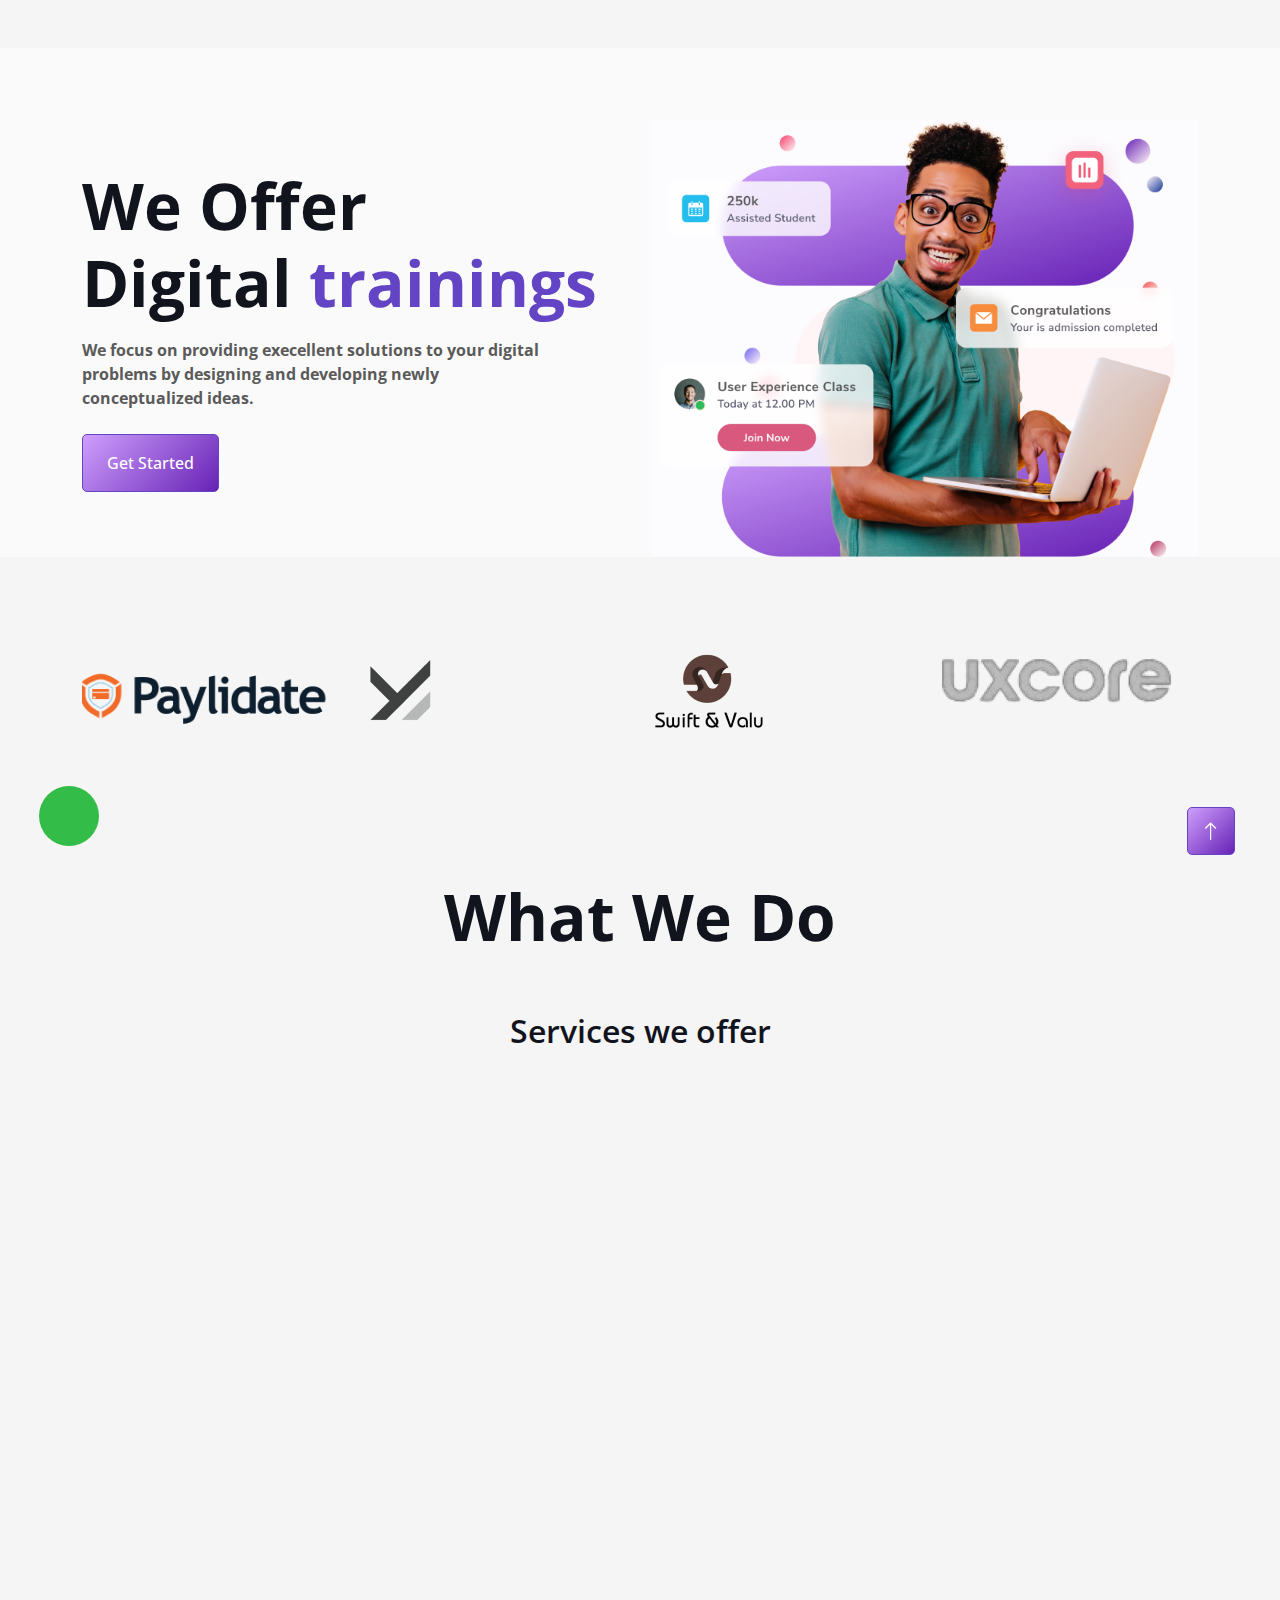
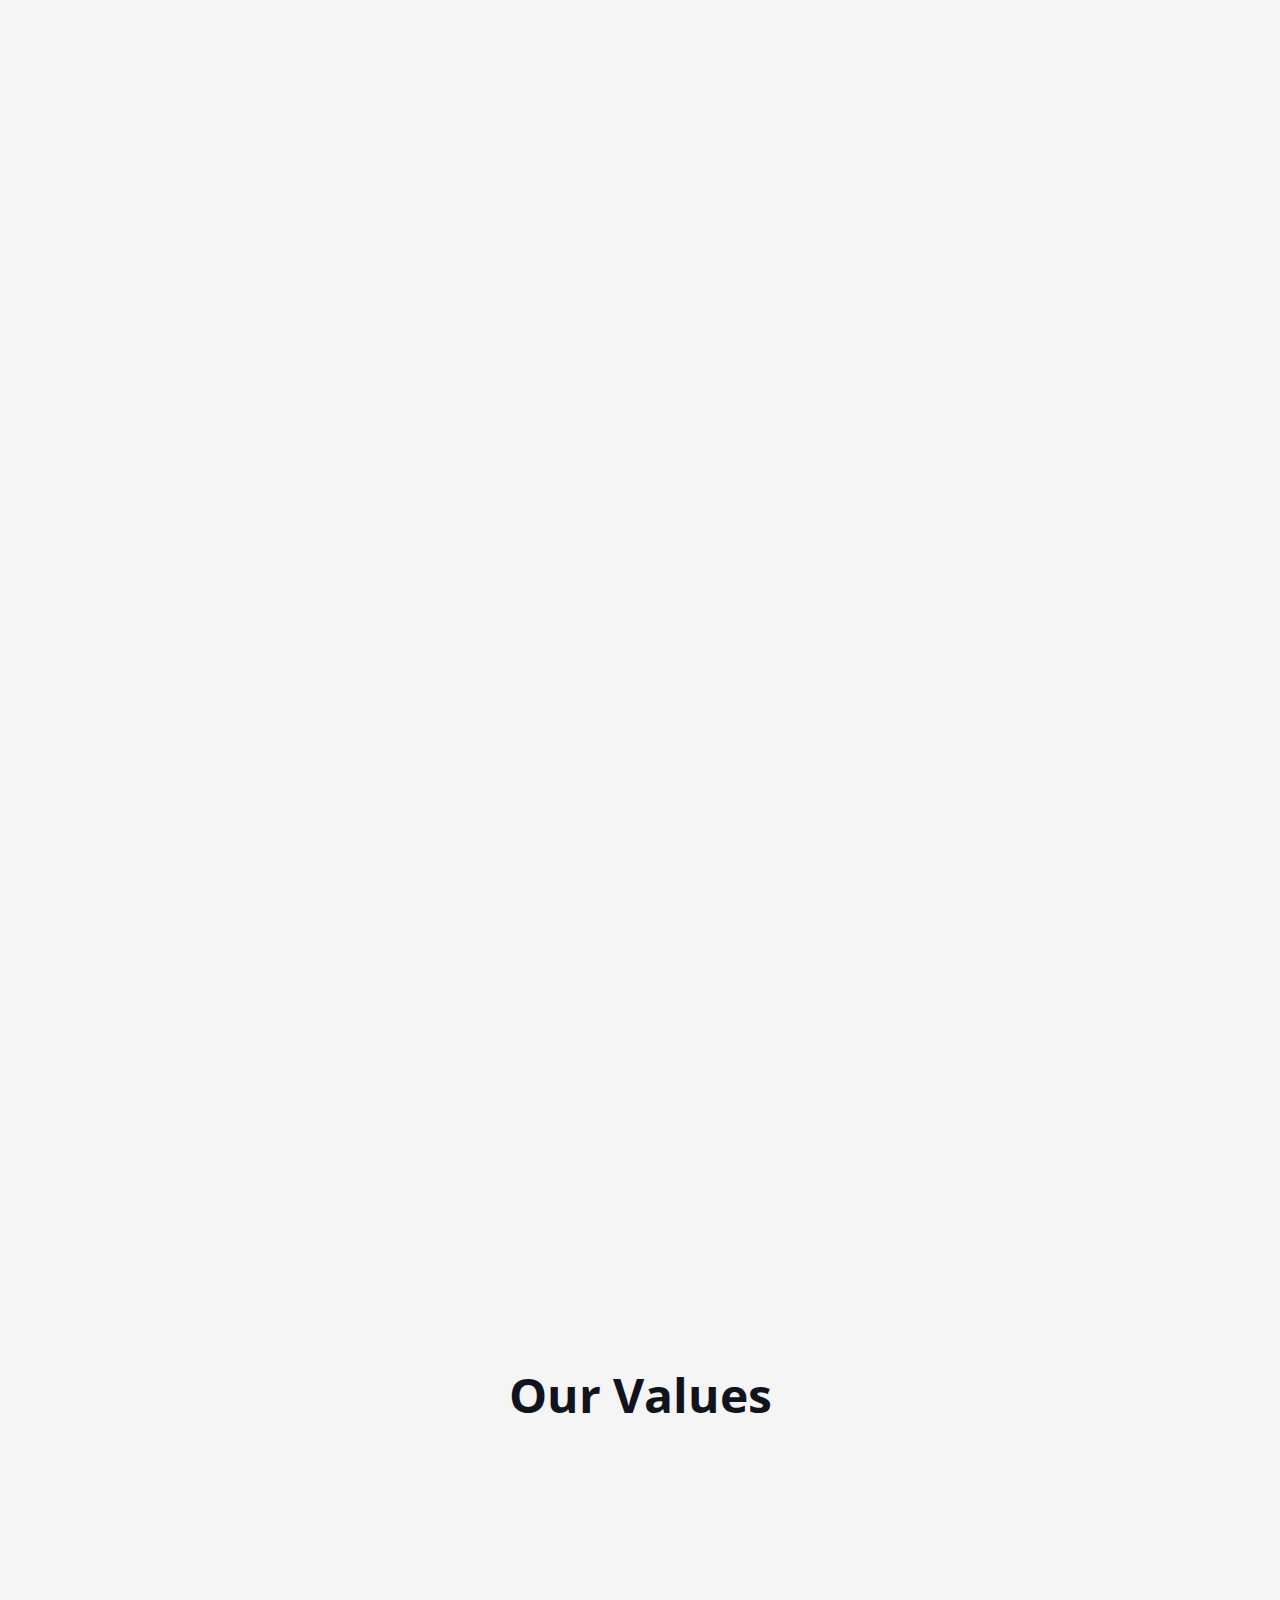
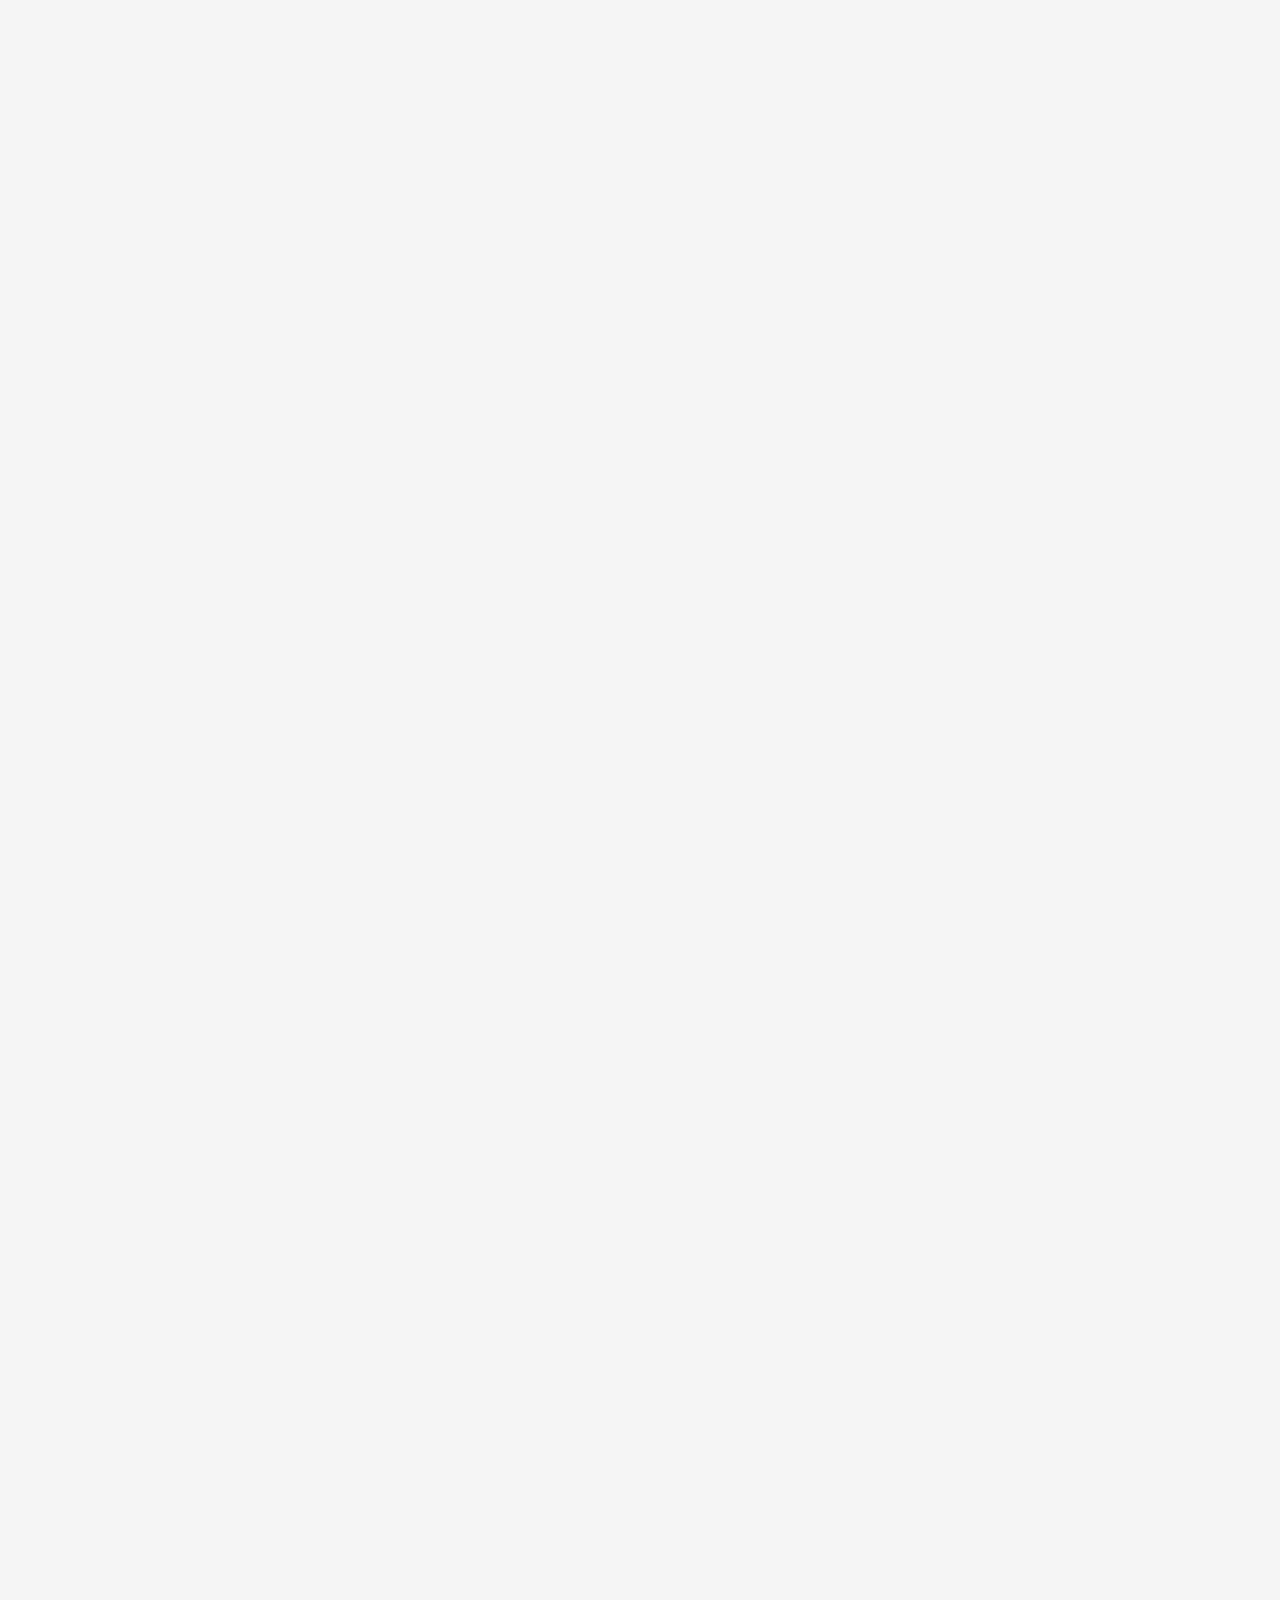
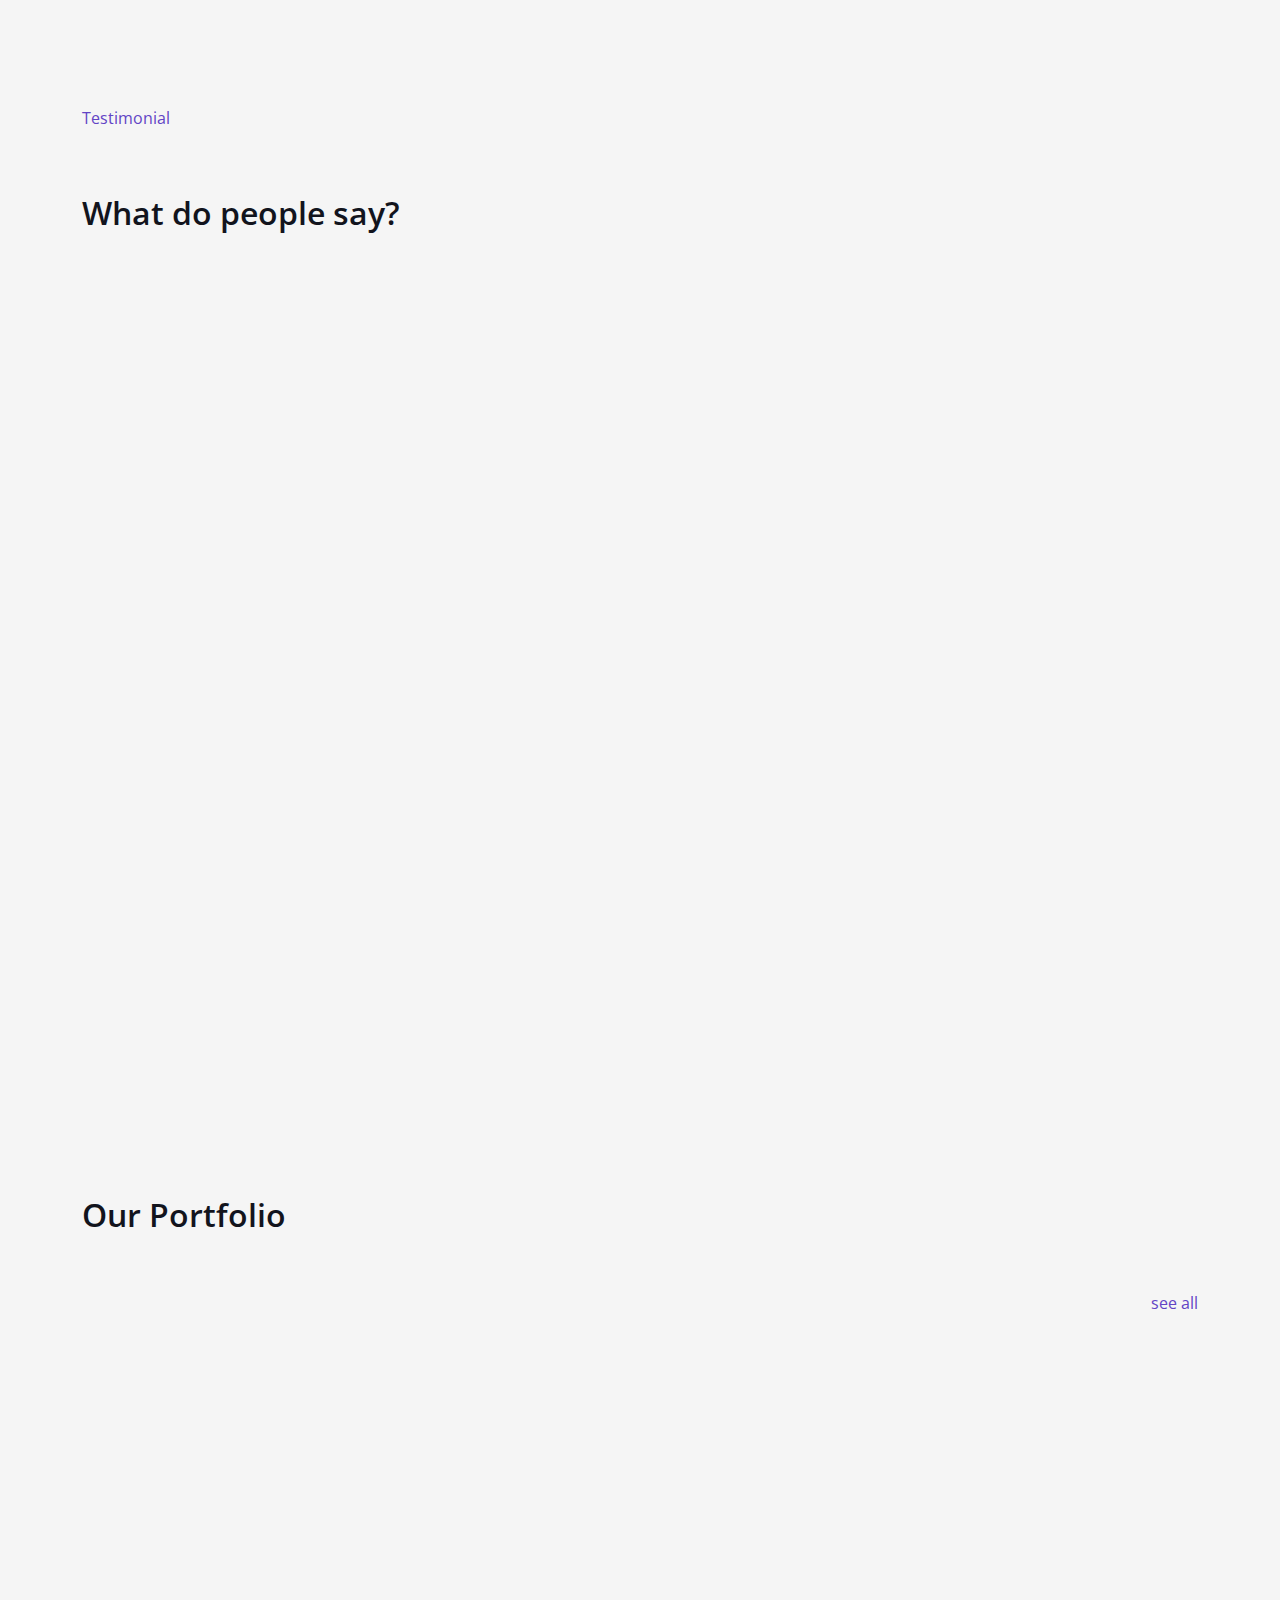
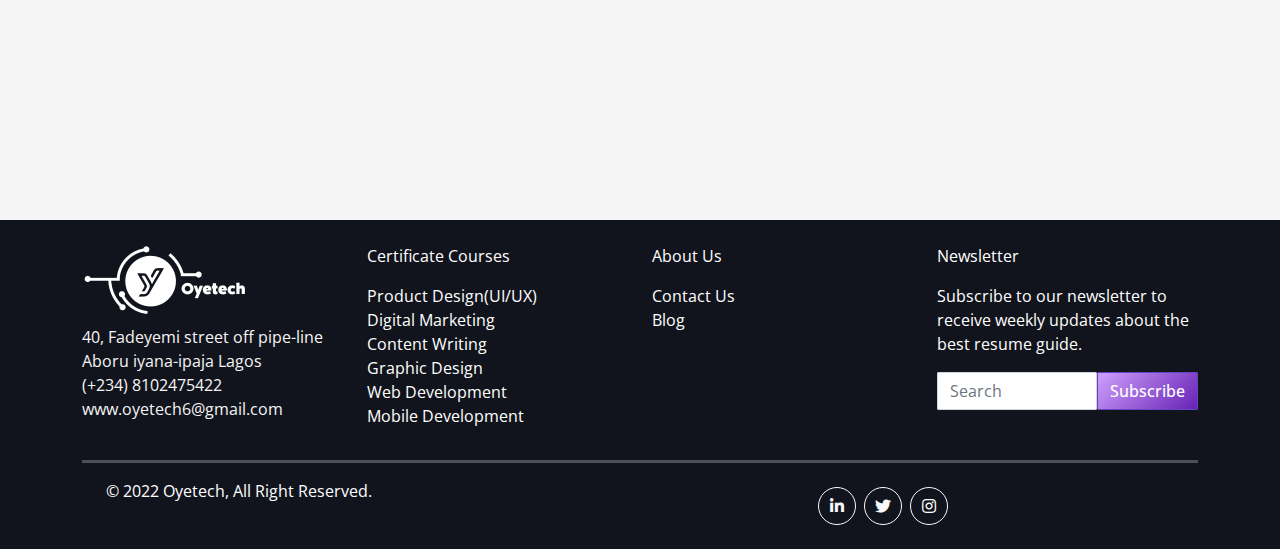
<file: index.html>
<!DOCTYPE html>
<html lang="en">

<head>
    <meta charset="utf-8">
    <title>ProMan - Personal Portfolio HTML Template</title>
    <meta content="width=device-width, initial-scale=1.0" name="viewport">
    <meta content="" name="keywords">
    <meta content="" name="description">

    <!-- Favicon -->
    <link href="img/favicon.ico" rel="icon">
    <link class="img-fluid" rel="icon" href="img/image-3-1_1-removebg-preview.png" type="image/png">

    <!-- Google Web Fonts -->
    <link rel="preconnect" href="https://fonts.googleapis.com">
    <link rel="preconnect" href="https://fonts.gstatic.com">
    <link href="https://fonts.googleapis.com/css2?family=Open+Sans:wght@400;500;600;700;800&display=swap" rel="stylesheet"> 

    <!-- Icon Font Stylesheet -->
    <link href="https://cdnjs.cloudflare.com/ajax/libs/font-awesome/5.10.0/css/all.min.css" rel="stylesheet">
    <link href="https://cdn.jsdelivr.net/npm/bootstrap-icons@1.4.1/font/bootstrap-icons.css" rel="stylesheet">

    <!-- Libraries Stylesheet -->
    <link href="lib/animate/animate.min.css" rel="stylesheet">
    <link href="lib/lightbox/css/lightbox.min.css" rel="stylesheet">
    <link href="lib/owlcarousel/assets/owl.carousel.min.css" rel="stylesheet">

    <!-- Customized Bootstrap Stylesheet -->
    <link href="css/bootstrap.min.css" rel="stylesheet">

    <!-- Template Stylesheet -->
    <link href="css/style.css" rel="stylesheet">
</head>

<body data-bs-spy="scroll" data-bs-target=".navbar" data-bs-offset="51" style="background-color: #F5F5F5;">
    <!-- Spinner Start -->
    <div id="spinner" class="show bg-white position-fixed translate-middle w-100 vh-100 top-50 start-50 d-flex align-items-center justify-content-center">
        <div class="spinner-border text-primary" style="width: 3rem; height: 3rem;" role="status">
        </div>
    </div>
    <!-- Spinner End -->


    <!-- Navbar Start -->
    <nav class="navbar navbar-expand-lg bg-white navbar-light fixed-top py-lg-0 px-4 px-lg-5 wow fadeIn" data-wow-delay="0.1s">
        <a href="index.html" class="navbar-brand d-block d-lg-none">
            <img class="" src="img/image-3-1_1-removebg-preview.png">
        </a>
        <button type="button" class="navbar-toggler" data-bs-toggle="collapse" data-bs-target="#navbarCollapse">
            <span class="navbar-toggler-icon"></span>
        </button>

        <a href="index.html" class="navbar-brand py-3 px-4 mx-3 d-none d-lg-block">
            <img class="" src="img/image-3-1_1-removebg-preview.png">
        </a>

        <div class="collapse navbar-collapse justify-content-between py-4 py-lg-0" id="navbarCollapse">
            <div class="navbar-nav ms-auto py-0">
                <a href="#home" class="nav-item nav-link active">Home</a>
                <a href="about.html" class="nav-item nav-link">About Us</a>
                <a href="services.html" class="nav-item nav-link">Services</a>
                <a href="training.html" class="nav-item nav-link">Training</a>
                <a href="contact.html" class="nav-item nav-link">Contact Us</a>
                <a href="blog.html" class="nav-item nav-link">Blog</a>
            </div>
            
            <div class="navbar-nav ms-auto py-0">
                <a href="blog.html" class="btn btn-primary py-3 px-4 me-5" style="background: linear-gradient(135deg, #CE9FFC 0%, #6722B5 100%); border-radius: 5px;">Check for more blog</a>
            </div>
        </div>
    </nav>
    <!-- Navbar End -->


    <!-- Header Start -->
    <div class="container-fluid bg-light my-6 mt-0" id="home">
        <div class="container">
            <div class="row g-5 align-items-center mt-5">
                </div>
                <div class="row g-4 mt-5">
                    <div class="col-lg-6 py-6 pb-0 pt-lg-0">
                        <div class="testimonial-item text-start">
                            <h1 class="display-3 mb-3 mt-5">We Offer<br>Digital <span class="text-primary">trainings</span></h1>
                            <!-- <h2 class="typed-text-output d-inline text-primary"></h2>
                            <div class="typed-text d-none text-primary" style="color: red;">
                                Products, We offer Digital Trainings.
                            </div> -->
                            <p class="display mt-3">
                                <b>We focus on providing execellent solutions to your digital<br>
                                    problems by designing and developing newly<br>
                                    conceptualized ideas.</b>
                            </p>
                        </div>
                        <div class="d-flex align-items-center pt-2 mb-4">
                            <a href="#products" class="btn btn-primary py-3 px-4 me-5" style="background: linear-gradient(135deg, #CE9FFC 0%, #6722B5 100%); border-radius: 5px;">Get Started</a>
                        </div>
                    </div>
                    <div class="col-lg-6" id="home2">
                        <img class="img-fluid" src="img/Screenshot (40).png" alt="">
                    </div>
                </div>
            </div>
        </div>
    </div>
    <!-- Header End -->

    <!-- Partners Start -->
    <div class="container-xxl pb-5" id="services">
        <div class="container">
            <div class="row">
                <div class="col-3">
                    <img class="img-fluid" src="img/image 27.png">
                </div>
                <div class="col-3">
                    <img class="img-fluid" src="img/image 29.png">
                </div>
                <div class="col-3">
                    <img class="img-fluid" src="img/IMG-20220920-WA0032-removebg-preview 1.png">
                </div>
                <div class="col-3">
                    <img class="img-fluid" src="img/1631301021609-removebg-preview 1.png">
                </div>
            </div>
        </div>
    </div>
    <!-- Partners End -->

    <!-- About Start -->
    <div class="container-xxl py-6" id="products">
        <div class="container">
            <div class="row g-5">
                <h2 class="text-center display-3">What We Do</h2>
                <h2 class="text-center ">Services we offer</h2>
                <div class="col-md-4 wow fadeInUp text-center" data-wow-delay="0.1s">
                    <div class="service-item flex-column bg-white rounded h-100 p-4 p-lg-2" style="border: 1px solid #E0E0E4;">
                        <div class="flex-shrink-0 mb-3">
                            <img class="img-fluid rounded" src="img/Rectangle 773.png">
                        </div>
                        <div class="">
                            <h4 class="mb-3">UI/UX Design</h4>
                            <p>&#8358;30,000</p>
                            <span>We have an experienced and tenacious team of designers who are problem solvers and can create user-friendly, interactive, and aesthetically-pleasing interfaces.
                            </span><br>

                            <a href="training.html" class="btn btn-lg btn-outline-dark mt-3 mb-3" style="border-radius: 5px;">Get Started</a>
                        </div>
                    </div>
                </div>
                <div class="col-md-4 wow fadeInUp text-center" data-wow-delay="0.1s">
                    <div class="service-item flex-column bg-white rounded h-100 p-4 p-lg-2" style="border: 1px solid #E0E0E4;">
                        <div class="flex-shrink-0 mb-3">
                            <img class="img-fluid rounded" src="img/Rectangle 775.png">
                        </div>
                        <div class="">
                            <h4 class="mb-3">Digital Marketing</h4>
                            <p>&#8358;30,000</p>
                            <span>Hire a competent Digital Marketer here. Let our qualified team members help you put your business out and harness the power of the internet to provide value and....</span><br>

                            <a href="digital_marketing.html" class="btn btn-lg btn-outline-dark mt-3 mb-3" style="border-radius: 5px;">Get Started</a>
                        </div>
                    </div>
                </div>
                <div class="col-md-4 wow fadeInUp text-center" data-wow-delay="0.1s">
                    <div class="service-item flex-column flex-md-row bg-white rounded h-100 p-4 p-lg-2" style="border: 1px solid #E0E0E4;">
                        <div class="flex-shrink-0 mb-3">
                            <img class="img-fluid rounded" src="img/Rectangle 777.png">
                        </div>
                        <div class="">
                            <h4 class="mb-3">Content Writing</h4>
                            <p>&#8358;30,000</p>
                            <span>Hire a competent Digital Marketer here. Let our qualified team members help you put your business out and harness the power of the internet to provide value and.....</span><br>

                            <a href="content_writing.html" class="btn btn-lg btn-outline-dark mt-3 mb-3" style="border-radius: 5px;">Get Started</a>
                        </div>
                    </div>
                </div>

                <div class="col-md-4 wow fadeInUp text-center" data-wow-delay="0.1s">
                    <div class="service-item flex-column bg-white rounded h-100 p-4 p-lg-2" style="border: 1px solid #E0E0E4;">
                        <div class="flex-shrink-0 mb-3">
                            <img class="img-fluid rounded" src="img/Rectangle 773 (2).png">
                        </div>
                        <div class="">
                            <h4 class="mb-3">Graphics Design</h4>
                            <p>&#8358;30,000</p>
                            <span>Graphics Design is an integral part of every brand as it helps you stand out from your competitors. Let our talented experts use their storytelling and creative ability .....</span><br>

                            <a href="graphics_design.html" class="btn btn-lg btn-outline-dark mt-3 mb-3" style="border-radius: 5px;">Get Started</a>
                        </div>
                    </div>
                </div>
                <div class="col-md-4 wow fadeInUp text-center" data-wow-delay="0.1s">
                    <div class="service-item flex-column bg-white rounded h-100 p-4 p-lg-2" style="border: 1px solid #E0E0E4;">
                        <div class="flex-shrink-0 mb-3">
                            <img class="img-fluid rounded" src="img/Rectangle 775.png">
                        </div>
                        <div class="">
                            <h4 class="mb-3">Web Development</h4>
                            <p>&#8358;30,000</p>
                            <span>Our pool of highly skilled developers will help you to develop the best website that is fully optimized to reflect your intended purpose. Our team has a unique way.....</span><br>

                            <a href="web_development.html" class="btn btn-lg btn-outline-dark mt-3 mb-3" style="border-radius: 5px;">Get Started</a>
                        </div>
                    </div>
                </div>
                <div class="col-md-4 wow fadeInUp text-center" data-wow-delay="0.1s">
                    <div class="service-item flex-column flex-md-row bg-white rounded h-100 p-4 p-lg-2" style="border: 1px solid #E0E0E4;">
                        <div class="flex-shrink-0 mb-3">
                            <img class="img-fluid rounded" src="img/Rectangle 777 (2).png">
                        </div>
                        <div class="">
                            <h4 class="mb-3">Mobile Development</h4>
                            <p>&#8358;30,000</p>
                            <span>Our pool of highly skilled developers will help you to develop the best website that is fully optimized to reflect your intended purpose. Our team has a unique way....</span><br>

                            <a href="mobile_development.html" class="btn btn-lg btn-outline-dark mt-3 mb-3" style="border-radius: 5px;">Get Started</a>
                        </div>
                    </div>
                </div>
            </div>
        </div>
    </div>
    <!-- About End -->


    <!-- Services Start -->
    <div class="container-xxl py-6 pb-5" id="services">
        <div class="container">
            <div class="row g-5">
                <div class="col-lg-6 wow fadeInUp" data-wow-delay="0.1s">
                    <h1 class="display-5 mb-5">What You Will Gain</h1>
                    <ul class="" style="font-size: 20px;">
                        <li class="mb-3">
                            <b>Training:</b>
                            You will be trained by experts for four months
                        </li>
                        <li class="mb-3">
                            <b>Internship:</b>
                            You will be transfered to one of our trusted partners where you will learn. Will would also track your progress and provide data stipend.
                        </li>
                        <li class="mb-3">
                            <b>Project:</b>
                            You will participate in real life projects and you will have your own personal projects.
                        </li>
                        <li class="mb-3">
                            <b>Certificate:</b>
                            You will be certified.
                        </li>
                    </ul>
                </div>
                <div class="col-lg-6 wow fadeInUp" data-wow-delay="0.5s">
                    <img class="rounded" src="img/confident-teacher-explaining-lesson-pupils 1 (1).png">
                </div>
            </div>

            <div class="row g-5 mt-5">
                <h1 class="display-5 mb-5 text-center">Our Values</h1>
                <div class="col-lg-6 wow fadeInUp" data-wow-delay="0.1s">
                    <div class="rounded" style="border: 1px solid #E0E0E4;">
                        <img class="rounded p-3" src="img/confident-teacher-explaining-lesson-pupils 1.png">
                    </div>
                </div>
                <div class="col-lg-6 wow fadeInUp" data-wow-delay="0.5s">
                    <ul class="" style="font-size: 20px;">
                        <li class="mb-3">
                            <b>Proactiveness:</b>
                            We position our customers at the center of our decisions to identify and tackle their pain points and take a step ahead to prevent future occurrences.

                        </li>
                        <li class="mb-3">
                            <b>Insight-driven:</b>
                             We harness qualitative and quantitative insight to make more informed decisions and plan more robust strategies

                        </li>
                        <li class="mb-3">
                            <b>Innovation: </b>
                            Our employees approach each day with an innovative mindset to enhance their creativity and organizational sustainability which does not only help them create new ideas/procedures but also focus and improve on existing ones.
                        </li>
                        <li class="mb-3">
                            <b>Simplicity:</b>
                            We take a simple approach to creating and implementing your ideas efficiently in terms of time and resources to ensure a quick, easy, and hassle-free experience.
                        </li>
                    </ul>
                </div>
            </div>
        </div>
    </div>
    <!-- Expertise End -->

    <!-- Team Start -->
    <div class="container-xxl py-6 pb-5" id="team">
        <div class="container">
            <div class="row g-5 mb-5 wow fadeInUp" data-wow-delay="0.1s">
                <h1 class="display-5 mb-0 text-center text-center">Meet Our Tutor</h1>
            </div>
            <div class="row g-4 mb-5">
                <div class="col-lg-4 col-md-6 wow fadeInUp" data-wow-delay="0.1s">
                    <div class="team-item position-relative">
                        <img class="img-fluid rounded" src="img/Ellipse 1218.png" alt="">
                        <div class="team-text rounded-end p-4" style="background-color: rgba(252,251,254,0.9);">
                            <div class="text-center">
                                <h5>Oyewunmi Olukunle</h5>
                                <span class="" style="color: #696984;">Product Designer 3yrs EXP</span><br>
                                <svg xmlns="http://www.w3.org/2000/svg" width="16" height="16" fill="currentColor" class="bi bi-star-fill text-warning" viewBox="0 0 16 16">
                                    <path d="M3.612 15.443c-.386.198-.824-.149-.746-.592l.83-4.73L.173 6.765c-.329-.314-.158-.888.283-.95l4.898-.696L7.538.792c.197-.39.73-.39.927 0l2.184 4.327 4.898.696c.441.062.612.636.282.95l-3.522 3.356.83 4.73c.078.443-.36.79-.746.592L8 13.187l-4.389 2.256z"/>
                                  </svg>
                                  <svg xmlns="http://www.w3.org/2000/svg" width="16" height="16" fill="currentColor" class="bi bi-star-fill text-warning" viewBox="0 0 16 16">
                                    <path d="M3.612 15.443c-.386.198-.824-.149-.746-.592l.83-4.73L.173 6.765c-.329-.314-.158-.888.283-.95l4.898-.696L7.538.792c.197-.39.73-.39.927 0l2.184 4.327 4.898.696c.441.062.612.636.282.95l-3.522 3.356.83 4.73c.078.443-.36.79-.746.592L8 13.187l-4.389 2.256z"/>
                                  </svg>
                                  <svg xmlns="http://www.w3.org/2000/svg" width="16" height="16" fill="currentColor" class="bi bi-star-fill text-warning" viewBox="0 0 16 16">
                                    <path d="M3.612 15.443c-.386.198-.824-.149-.746-.592l.83-4.73L.173 6.765c-.329-.314-.158-.888.283-.95l4.898-.696L7.538.792c.197-.39.73-.39.927 0l2.184 4.327 4.898.696c.441.062.612.636.282.95l-3.522 3.356.83 4.73c.078.443-.36.79-.746.592L8 13.187l-4.389 2.256z"/>
                                  </svg>
                                  <svg xmlns="http://www.w3.org/2000/svg" width="16" height="16" fill="currentColor" class="bi bi-star-fill text-warning" viewBox="0 0 16 16">
                                    <path d="M3.612 15.443c-.386.198-.824-.149-.746-.592l.83-4.73L.173 6.765c-.329-.314-.158-.888.283-.95l4.898-.696L7.538.792c.197-.39.73-.39.927 0l2.184 4.327 4.898.696c.441.062.612.636.282.95l-3.522 3.356.83 4.73c.078.443-.36.79-.746.592L8 13.187l-4.389 2.256z"/>
                                  </svg>
                                  <svg xmlns="http://www.w3.org/2000/svg" width="16" height="16" fill="currentColor" class="bi bi-star-fill text-warning" viewBox="0 0 16 16">
                                    <path d="M3.612 15.443c-.386.198-.824-.149-.746-.592l.83-4.73L.173 6.765c-.329-.314-.158-.888.283-.95l4.898-.696L7.538.792c.197-.39.73-.39.927 0l2.184 4.327 4.898.696c.441.062.612.636.282.95l-3.522 3.356.83 4.73c.078.443-.36.79-.746.592L8 13.187l-4.389 2.256z"/>
                                  </svg>
                                  <img class="ms-3" src="img/nigeria.png" width="30" height="30"/> &#127475;&#127468;
                                  
                            </div>
                        </div>
                    </div>
                </div>
                <div class="col-lg-4 col-md-6 wow fadeInUp" data-wow-delay="0.3s">
                    <div class="team-item position-relative">
                        <img class="img-fluid rounded" src="img/Ellipse 1220.png" alt="">
                        <div class="team-text rounded-end p-4" style="background-color: rgba(252,251,254,0.9);">
                            <div class="text-center">
                                <h5>Toluwani Ibironke</h5>
                                <span class="" style="color: #696984;">Backend Developer 3yrs EXP</span><br>
                                <svg xmlns="http://www.w3.org/2000/svg" width="16" height="16" fill="currentColor" class="bi bi-star-fill text-warning" viewBox="0 0 16 16">
                                    <path d="M3.612 15.443c-.386.198-.824-.149-.746-.592l.83-4.73L.173 6.765c-.329-.314-.158-.888.283-.95l4.898-.696L7.538.792c.197-.39.73-.39.927 0l2.184 4.327 4.898.696c.441.062.612.636.282.95l-3.522 3.356.83 4.73c.078.443-.36.79-.746.592L8 13.187l-4.389 2.256z"/>
                                  </svg>
                                  <svg xmlns="http://www.w3.org/2000/svg" width="16" height="16" fill="currentColor" class="bi bi-star-fill text-warning" viewBox="0 0 16 16">
                                    <path d="M3.612 15.443c-.386.198-.824-.149-.746-.592l.83-4.73L.173 6.765c-.329-.314-.158-.888.283-.95l4.898-.696L7.538.792c.197-.39.73-.39.927 0l2.184 4.327 4.898.696c.441.062.612.636.282.95l-3.522 3.356.83 4.73c.078.443-.36.79-.746.592L8 13.187l-4.389 2.256z"/>
                                  </svg>
                                  <svg xmlns="http://www.w3.org/2000/svg" width="16" height="16" fill="currentColor" class="bi bi-star-fill text-warning" viewBox="0 0 16 16">
                                    <path d="M3.612 15.443c-.386.198-.824-.149-.746-.592l.83-4.73L.173 6.765c-.329-.314-.158-.888.283-.95l4.898-.696L7.538.792c.197-.39.73-.39.927 0l2.184 4.327 4.898.696c.441.062.612.636.282.95l-3.522 3.356.83 4.73c.078.443-.36.79-.746.592L8 13.187l-4.389 2.256z"/>
                                  </svg>
                                  <svg xmlns="http://www.w3.org/2000/svg" width="16" height="16" fill="currentColor" class="bi bi-star-fill text-warning" viewBox="0 0 16 16">
                                    <path d="M3.612 15.443c-.386.198-.824-.149-.746-.592l.83-4.73L.173 6.765c-.329-.314-.158-.888.283-.95l4.898-.696L7.538.792c.197-.39.73-.39.927 0l2.184 4.327 4.898.696c.441.062.612.636.282.95l-3.522 3.356.83 4.73c.078.443-.36.79-.746.592L8 13.187l-4.389 2.256z"/>
                                  </svg>
                                  <svg xmlns="http://www.w3.org/2000/svg" width="16" height="16" fill="currentColor" class="bi bi-star-fill text-warning" viewBox="0 0 16 16">
                                    <path d="M3.612 15.443c-.386.198-.824-.149-.746-.592l.83-4.73L.173 6.765c-.329-.314-.158-.888.283-.95l4.898-.696L7.538.792c.197-.39.73-.39.927 0l2.184 4.327 4.898.696c.441.062.612.636.282.95l-3.522 3.356.83 4.73c.078.443-.36.79-.746.592L8 13.187l-4.389 2.256z"/>
                                  </svg>
                                  <img class="ms-3" src="img/nigeria.png" width="30" height="30"/> &#127475;&#127468;
                                  
                            </div>
                        </div>
                    </div>
                </div>
                <div class="col-lg-4 col-md-6 wow fadeInUp" data-wow-delay="0.5s">
                    <div class="team-item position-relative">
                        <img class="img-fluid rounded" src="img/Ellipse 1222.png" alt="">
                        <div class="team-text rounded-end p-4" style="background-color: rgba(252,251,254,0.9);">
                            <div class="text-center">
                                <h5>Emmanuel Opateyibo</h5>
                                <span class="" style="color: #696984;">Graphics Designer 3yrs EXP</span><br>
                                <svg xmlns="http://www.w3.org/2000/svg" width="16" height="16" fill="currentColor" class="bi bi-star-fill text-warning" viewBox="0 0 16 16">
                                    <path d="M3.612 15.443c-.386.198-.824-.149-.746-.592l.83-4.73L.173 6.765c-.329-.314-.158-.888.283-.95l4.898-.696L7.538.792c.197-.39.73-.39.927 0l2.184 4.327 4.898.696c.441.062.612.636.282.95l-3.522 3.356.83 4.73c.078.443-.36.79-.746.592L8 13.187l-4.389 2.256z"/>
                                  </svg>
                                  <svg xmlns="http://www.w3.org/2000/svg" width="16" height="16" fill="currentColor" class="bi bi-star-fill text-warning" viewBox="0 0 16 16">
                                    <path d="M3.612 15.443c-.386.198-.824-.149-.746-.592l.83-4.73L.173 6.765c-.329-.314-.158-.888.283-.95l4.898-.696L7.538.792c.197-.39.73-.39.927 0l2.184 4.327 4.898.696c.441.062.612.636.282.95l-3.522 3.356.83 4.73c.078.443-.36.79-.746.592L8 13.187l-4.389 2.256z"/>
                                  </svg>
                                  <svg xmlns="http://www.w3.org/2000/svg" width="16" height="16" fill="currentColor" class="bi bi-star-fill text-warning" viewBox="0 0 16 16">
                                    <path d="M3.612 15.443c-.386.198-.824-.149-.746-.592l.83-4.73L.173 6.765c-.329-.314-.158-.888.283-.95l4.898-.696L7.538.792c.197-.39.73-.39.927 0l2.184 4.327 4.898.696c.441.062.612.636.282.95l-3.522 3.356.83 4.73c.078.443-.36.79-.746.592L8 13.187l-4.389 2.256z"/>
                                  </svg>
                                  <svg xmlns="http://www.w3.org/2000/svg" width="16" height="16" fill="currentColor" class="bi bi-star-fill text-warning" viewBox="0 0 16 16">
                                    <path d="M3.612 15.443c-.386.198-.824-.149-.746-.592l.83-4.73L.173 6.765c-.329-.314-.158-.888.283-.95l4.898-.696L7.538.792c.197-.39.73-.39.927 0l2.184 4.327 4.898.696c.441.062.612.636.282.95l-3.522 3.356.83 4.73c.078.443-.36.79-.746.592L8 13.187l-4.389 2.256z"/>
                                  </svg>
                                  <svg xmlns="http://www.w3.org/2000/svg" width="16" height="16" fill="currentColor" class="bi bi-star-fill text-warning" viewBox="0 0 16 16">
                                    <path d="M3.612 15.443c-.386.198-.824-.149-.746-.592l.83-4.73L.173 6.765c-.329-.314-.158-.888.283-.95l4.898-.696L7.538.792c.197-.39.73-.39.927 0l2.184 4.327 4.898.696c.441.062.612.636.282.95l-3.522 3.356.83 4.73c.078.443-.36.79-.746.592L8 13.187l-4.389 2.256z"/>
                                  </svg>
                                  <img class="ms-3" src="img/nigeria.png" width="30" height="30"/> &#127475;&#127468;
                                  
                            </div>
                        </div>
                    </div>
                </div>
            </div>
            <div class="row g-4 mt-5">
                <div class="col-lg-4 col-md-6 wow fadeInUp mt-5" data-wow-delay="0.1s">
                    <div class="team-item position-relative mt-5">
                        <img class="img-fluid rounded" src="img/Ellipse 1226.png" alt="">
                        <div class="team-text rounded-end p-4" style="background-color: rgba(252,251,254,0.9);">
                            <div class="text-center">
                                <h5>Claire Molen</h5>
                                <span class="" style="color: #696984;">Content Writer 3yrs EXP</span><br>
                                <svg xmlns="http://www.w3.org/2000/svg" width="16" height="16" fill="currentColor" class="bi bi-star-fill text-warning" viewBox="0 0 16 16">
                                    <path d="M3.612 15.443c-.386.198-.824-.149-.746-.592l.83-4.73L.173 6.765c-.329-.314-.158-.888.283-.95l4.898-.696L7.538.792c.197-.39.73-.39.927 0l2.184 4.327 4.898.696c.441.062.612.636.282.95l-3.522 3.356.83 4.73c.078.443-.36.79-.746.592L8 13.187l-4.389 2.256z"/>
                                  </svg>
                                  <svg xmlns="http://www.w3.org/2000/svg" width="16" height="16" fill="currentColor" class="bi bi-star-fill text-warning" viewBox="0 0 16 16">
                                    <path d="M3.612 15.443c-.386.198-.824-.149-.746-.592l.83-4.73L.173 6.765c-.329-.314-.158-.888.283-.95l4.898-.696L7.538.792c.197-.39.73-.39.927 0l2.184 4.327 4.898.696c.441.062.612.636.282.95l-3.522 3.356.83 4.73c.078.443-.36.79-.746.592L8 13.187l-4.389 2.256z"/>
                                  </svg>
                                  <svg xmlns="http://www.w3.org/2000/svg" width="16" height="16" fill="currentColor" class="bi bi-star-fill text-warning" viewBox="0 0 16 16">
                                    <path d="M3.612 15.443c-.386.198-.824-.149-.746-.592l.83-4.73L.173 6.765c-.329-.314-.158-.888.283-.95l4.898-.696L7.538.792c.197-.39.73-.39.927 0l2.184 4.327 4.898.696c.441.062.612.636.282.95l-3.522 3.356.83 4.73c.078.443-.36.79-.746.592L8 13.187l-4.389 2.256z"/>
                                  </svg>
                                  <svg xmlns="http://www.w3.org/2000/svg" width="16" height="16" fill="currentColor" class="bi bi-star-fill text-warning" viewBox="0 0 16 16">
                                    <path d="M3.612 15.443c-.386.198-.824-.149-.746-.592l.83-4.73L.173 6.765c-.329-.314-.158-.888.283-.95l4.898-.696L7.538.792c.197-.39.73-.39.927 0l2.184 4.327 4.898.696c.441.062.612.636.282.95l-3.522 3.356.83 4.73c.078.443-.36.79-.746.592L8 13.187l-4.389 2.256z"/>
                                  </svg>
                                  <svg xmlns="http://www.w3.org/2000/svg" width="16" height="16" fill="currentColor" class="bi bi-star-fill text-warning" viewBox="0 0 16 16">
                                    <path d="M3.612 15.443c-.386.198-.824-.149-.746-.592l.83-4.73L.173 6.765c-.329-.314-.158-.888.283-.95l4.898-.696L7.538.792c.197-.39.73-.39.927 0l2.184 4.327 4.898.696c.441.062.612.636.282.95l-3.522 3.356.83 4.73c.078.443-.36.79-.746.592L8 13.187l-4.389 2.256z"/>
                                  </svg>
                                  <img class="ms-3" src="img/nigeria.png" width="30" height="30"/> &#127475;&#127468;
                                  
                            </div>
                        </div>
                    </div>
                </div>
                <div class="col-lg-4 col-md-6 wow fadeInUp mt-5" data-wow-delay="0.3s">
                    <div class="team-item position-relative mt-5">
                        <img class="img-fluid rounded" src="img/Ellipse 1227.png" alt="">
                        <div class="team-text rounded-end p-4" style="background-color: rgba(252,251,254,0.9);">
                            <div class="text-center">
                                <h5>Fola Ode</h5>
                                <span class="" style="color: #696984;">Frontend Developer 3yrs EXP</span><br>
                                <svg xmlns="http://www.w3.org/2000/svg" width="16" height="16" fill="currentColor" class="bi bi-star-fill text-warning" viewBox="0 0 16 16">
                                    <path d="M3.612 15.443c-.386.198-.824-.149-.746-.592l.83-4.73L.173 6.765c-.329-.314-.158-.888.283-.95l4.898-.696L7.538.792c.197-.39.73-.39.927 0l2.184 4.327 4.898.696c.441.062.612.636.282.95l-3.522 3.356.83 4.73c.078.443-.36.79-.746.592L8 13.187l-4.389 2.256z"/>
                                  </svg>
                                  <svg xmlns="http://www.w3.org/2000/svg" width="16" height="16" fill="currentColor" class="bi bi-star-fill text-warning" viewBox="0 0 16 16">
                                    <path d="M3.612 15.443c-.386.198-.824-.149-.746-.592l.83-4.73L.173 6.765c-.329-.314-.158-.888.283-.95l4.898-.696L7.538.792c.197-.39.73-.39.927 0l2.184 4.327 4.898.696c.441.062.612.636.282.95l-3.522 3.356.83 4.73c.078.443-.36.79-.746.592L8 13.187l-4.389 2.256z"/>
                                  </svg>
                                  <svg xmlns="http://www.w3.org/2000/svg" width="16" height="16" fill="currentColor" class="bi bi-star-fill text-warning" viewBox="0 0 16 16">
                                    <path d="M3.612 15.443c-.386.198-.824-.149-.746-.592l.83-4.73L.173 6.765c-.329-.314-.158-.888.283-.95l4.898-.696L7.538.792c.197-.39.73-.39.927 0l2.184 4.327 4.898.696c.441.062.612.636.282.95l-3.522 3.356.83 4.73c.078.443-.36.79-.746.592L8 13.187l-4.389 2.256z"/>
                                  </svg>
                                  <svg xmlns="http://www.w3.org/2000/svg" width="16" height="16" fill="currentColor" class="bi bi-star-fill text-warning" viewBox="0 0 16 16">
                                    <path d="M3.612 15.443c-.386.198-.824-.149-.746-.592l.83-4.73L.173 6.765c-.329-.314-.158-.888.283-.95l4.898-.696L7.538.792c.197-.39.73-.39.927 0l2.184 4.327 4.898.696c.441.062.612.636.282.95l-3.522 3.356.83 4.73c.078.443-.36.79-.746.592L8 13.187l-4.389 2.256z"/>
                                  </svg>
                                  <svg xmlns="http://www.w3.org/2000/svg" width="16" height="16" fill="currentColor" class="bi bi-star-fill text-warning" viewBox="0 0 16 16">
                                    <path d="M3.612 15.443c-.386.198-.824-.149-.746-.592l.83-4.73L.173 6.765c-.329-.314-.158-.888.283-.95l4.898-.696L7.538.792c.197-.39.73-.39.927 0l2.184 4.327 4.898.696c.441.062.612.636.282.95l-3.522 3.356.83 4.73c.078.443-.36.79-.746.592L8 13.187l-4.389 2.256z"/>
                                  </svg>
                                  <img class="ms-3" src="img/nigeria.png" width="30" height="30"/> &#127475;&#127468;
                                  
                            </div>
                        </div>
                    </div>
                </div>
                <div class="col-lg-4 col-md-6 wow fadeInUp mt-5" data-wow-delay="0.5s">
                    <div class="team-item position-relative mt-5">
                        <img class="img-fluid rounded" src="img/Ellipse 1228.png" alt="">
                        <div class="team-text rounded-end p-4" style="background-color: rgba(252,251,254,0.9);">
                            <div class="text-center">
                                <h5>Mosopefoluwa Ayodele</h5>
                                <span class="" style="color: #696984;">Digital Marketer 3yrs EXP</span><br>
                                <svg xmlns="http://www.w3.org/2000/svg" width="16" height="16" fill="currentColor" class="bi bi-star-fill text-warning" viewBox="0 0 16 16">
                                    <path d="M3.612 15.443c-.386.198-.824-.149-.746-.592l.83-4.73L.173 6.765c-.329-.314-.158-.888.283-.95l4.898-.696L7.538.792c.197-.39.73-.39.927 0l2.184 4.327 4.898.696c.441.062.612.636.282.95l-3.522 3.356.83 4.73c.078.443-.36.79-.746.592L8 13.187l-4.389 2.256z"/>
                                  </svg>
                                  <svg xmlns="http://www.w3.org/2000/svg" width="16" height="16" fill="currentColor" class="bi bi-star-fill text-warning" viewBox="0 0 16 16">
                                    <path d="M3.612 15.443c-.386.198-.824-.149-.746-.592l.83-4.73L.173 6.765c-.329-.314-.158-.888.283-.95l4.898-.696L7.538.792c.197-.39.73-.39.927 0l2.184 4.327 4.898.696c.441.062.612.636.282.95l-3.522 3.356.83 4.73c.078.443-.36.79-.746.592L8 13.187l-4.389 2.256z"/>
                                  </svg>
                                  <svg xmlns="http://www.w3.org/2000/svg" width="16" height="16" fill="currentColor" class="bi bi-star-fill text-warning" viewBox="0 0 16 16">
                                    <path d="M3.612 15.443c-.386.198-.824-.149-.746-.592l.83-4.73L.173 6.765c-.329-.314-.158-.888.283-.95l4.898-.696L7.538.792c.197-.39.73-.39.927 0l2.184 4.327 4.898.696c.441.062.612.636.282.95l-3.522 3.356.83 4.73c.078.443-.36.79-.746.592L8 13.187l-4.389 2.256z"/>
                                  </svg>
                                  <svg xmlns="http://www.w3.org/2000/svg" width="16" height="16" fill="currentColor" class="bi bi-star-fill text-warning" viewBox="0 0 16 16">
                                    <path d="M3.612 15.443c-.386.198-.824-.149-.746-.592l.83-4.73L.173 6.765c-.329-.314-.158-.888.283-.95l4.898-.696L7.538.792c.197-.39.73-.39.927 0l2.184 4.327 4.898.696c.441.062.612.636.282.95l-3.522 3.356.83 4.73c.078.443-.36.79-.746.592L8 13.187l-4.389 2.256z"/>
                                  </svg>
                                  <svg xmlns="http://www.w3.org/2000/svg" width="16" height="16" fill="currentColor" class="bi bi-star-fill text-warning" viewBox="0 0 16 16">
                                    <path d="M3.612 15.443c-.386.198-.824-.149-.746-.592l.83-4.73L.173 6.765c-.329-.314-.158-.888.283-.95l4.898-.696L7.538.792c.197-.39.73-.39.927 0l2.184 4.327 4.898.696c.441.062.612.636.282.95l-3.522 3.356.83 4.73c.078.443-.36.79-.746.592L8 13.187l-4.389 2.256z"/>
                                  </svg>
                                  <img class="ms-3" src="img/nigeria.png" width="30" height="30"/> &#127475;&#127468;
                                  
                            </div>
                        </div>
                    </div>
                </div>
            </div>
        </div>
    </div>
    <!-- Team End -->

    <!-- Testimonial Start -->
    <div class="container-xxl py-6" id="testimonial">
        <div class="container">
            <div class="row g-5">
                <p class="text-primary">Testimonial</p>
                <h2 class="">What do people say?</h2>
                <div class="owl-carousel testimonial-carousel">
                    <div class="testimonial-item text-start">
                        <div class="row g-5">
                            <div class="col-md-4 wow fadeInUp text-center" data-wow-delay="0.1s">
                                <div class="service-item flex-column rounded h-100 p-4 p-lg-2">
                                    <div class="flex-shrink-0 mb-3 tutor2">
                                        <img class="img-fluid rounded" src="img/smiling-woman-with-afro-posing-pink-sweater 1.png">
                                    </div>
                                    <div class="team-text bg-white rounded p-4 position-relative overlap">
                                        <div class="row">
                                            <span class="text-black">"Thank you so much for your help. It's exactly what I've been looking for. You won't regret it. It really saves me time and effort. Oyetech is exactly what our business has been lacking."</span><br>
                                        </div>
                                        <div class="row justify-content-between">
                                            <div class="col-md-6 mt-3">
                                                <p class="overlapText">Gloria Rose</p>
                                            </div>
                                            <div class="col-md-5 mt-3">
                                                <svg xmlns="http://www.w3.org/2000/svg" width="16" height="16" fill="currentColor" class="bi bi-star-fill text-warning" viewBox="0 0 16 16">
                                                    <path d="M3.612 15.443c-.386.198-.824-.149-.746-.592l.83-4.73L.173 6.765c-.329-.314-.158-.888.283-.95l4.898-.696L7.538.792c.197-.39.73-.39.927 0l2.184 4.327 4.898.696c.441.062.612.636.282.95l-3.522 3.356.83 4.73c.078.443-.36.79-.746.592L8 13.187l-4.389 2.256z"/>
                                                  </svg>
                                                  <svg xmlns="http://www.w3.org/2000/svg" width="16" height="16" fill="currentColor" class="bi bi-star-fill text-warning" viewBox="0 0 16 16">
                                                    <path d="M3.612 15.443c-.386.198-.824-.149-.746-.592l.83-4.73L.173 6.765c-.329-.314-.158-.888.283-.95l4.898-.696L7.538.792c.197-.39.73-.39.927 0l2.184 4.327 4.898.696c.441.062.612.636.282.95l-3.522 3.356.83 4.73c.078.443-.36.79-.746.592L8 13.187l-4.389 2.256z"/>
                                                  </svg>
                                                  <svg xmlns="http://www.w3.org/2000/svg" width="16" height="16" fill="currentColor" class="bi bi-star-fill text-warning" viewBox="0 0 16 16">
                                                    <path d="M3.612 15.443c-.386.198-.824-.149-.746-.592l.83-4.73L.173 6.765c-.329-.314-.158-.888.283-.95l4.898-.696L7.538.792c.197-.39.73-.39.927 0l2.184 4.327 4.898.696c.441.062.612.636.282.95l-3.522 3.356.83 4.73c.078.443-.36.79-.746.592L8 13.187l-4.389 2.256z"/>
                                                  </svg>
                                                  <svg xmlns="http://www.w3.org/2000/svg" width="16" height="16" fill="currentColor" class="bi bi-star-fill text-warning" viewBox="0 0 16 16">
                                                    <path d="M3.612 15.443c-.386.198-.824-.149-.746-.592l.83-4.73L.173 6.765c-.329-.314-.158-.888.283-.95l4.898-.696L7.538.792c.197-.39.73-.39.927 0l2.184 4.327 4.898.696c.441.062.612.636.282.95l-3.522 3.356.83 4.73c.078.443-.36.79-.746.592L8 13.187l-4.389 2.256z"/>
                                                  </svg>
                                                  <svg xmlns="http://www.w3.org/2000/svg" width="16" height="16" fill="currentColor" class="bi bi-star-fill text-warning" viewBox="0 0 16 16">
                                                    <path d="M3.612 15.443c-.386.198-.824-.149-.746-.592l.83-4.73L.173 6.765c-.329-.314-.158-.888.283-.95l4.898-.696L7.538.792c.197-.39.73-.39.927 0l2.184 4.327 4.898.696c.441.062.612.636.282.95l-3.522 3.356.83 4.73c.078.443-.36.79-.746.592L8 13.187l-4.389 2.256z"/>
                                                  </svg><br>
                                                  <!-- <span class="" style="color: #80819A;"><b>5 reviews</b></span> -->
                                            </div>
                                        </div>
                                    </div>
                                </div>
                            </div>
                            <div class="col-md-4 wow fadeInUp text-center" data-wow-delay="0.1s">
                                <div class="service-item flex-column rounded h-100 p-4 p-lg-2">
                                    <div class="flex-shrink-0 mb-3 tutor2">
                                        <img class="img-fluid rounded" src="img/smiling-woman-with-afro-posing-pink-sweater 1.png">
                                    </div>
                                    <div class="team-text bg-white rounded p-4 position-relative overlap">
                                        <div class="row">
                                            <span class="text-black">"Thank you so much for your help. It's exactly what I've been looking for. You won't regret it. It really saves me time and effort. Oyetech is exactly what our business has been lacking."</span><br>
                                        </div>
                                        <div class="row justify-content-between">
                                            <div class="col-md-6 mt-3">
                                                <p class="overlapText">Gloria Rose</p>
                                            </div>
                                            <div class="col-md-5 mt-3">
                                                <svg xmlns="http://www.w3.org/2000/svg" width="16" height="16" fill="currentColor" class="bi bi-star-fill text-warning" viewBox="0 0 16 16">
                                                    <path d="M3.612 15.443c-.386.198-.824-.149-.746-.592l.83-4.73L.173 6.765c-.329-.314-.158-.888.283-.95l4.898-.696L7.538.792c.197-.39.73-.39.927 0l2.184 4.327 4.898.696c.441.062.612.636.282.95l-3.522 3.356.83 4.73c.078.443-.36.79-.746.592L8 13.187l-4.389 2.256z"/>
                                                  </svg>
                                                  <svg xmlns="http://www.w3.org/2000/svg" width="16" height="16" fill="currentColor" class="bi bi-star-fill text-warning" viewBox="0 0 16 16">
                                                    <path d="M3.612 15.443c-.386.198-.824-.149-.746-.592l.83-4.73L.173 6.765c-.329-.314-.158-.888.283-.95l4.898-.696L7.538.792c.197-.39.73-.39.927 0l2.184 4.327 4.898.696c.441.062.612.636.282.95l-3.522 3.356.83 4.73c.078.443-.36.79-.746.592L8 13.187l-4.389 2.256z"/>
                                                  </svg>
                                                  <svg xmlns="http://www.w3.org/2000/svg" width="16" height="16" fill="currentColor" class="bi bi-star-fill text-warning" viewBox="0 0 16 16">
                                                    <path d="M3.612 15.443c-.386.198-.824-.149-.746-.592l.83-4.73L.173 6.765c-.329-.314-.158-.888.283-.95l4.898-.696L7.538.792c.197-.39.73-.39.927 0l2.184 4.327 4.898.696c.441.062.612.636.282.95l-3.522 3.356.83 4.73c.078.443-.36.79-.746.592L8 13.187l-4.389 2.256z"/>
                                                  </svg>
                                                  <svg xmlns="http://www.w3.org/2000/svg" width="16" height="16" fill="currentColor" class="bi bi-star-fill text-warning" viewBox="0 0 16 16">
                                                    <path d="M3.612 15.443c-.386.198-.824-.149-.746-.592l.83-4.73L.173 6.765c-.329-.314-.158-.888.283-.95l4.898-.696L7.538.792c.197-.39.73-.39.927 0l2.184 4.327 4.898.696c.441.062.612.636.282.95l-3.522 3.356.83 4.73c.078.443-.36.79-.746.592L8 13.187l-4.389 2.256z"/>
                                                  </svg>
                                                  <svg xmlns="http://www.w3.org/2000/svg" width="16" height="16" fill="currentColor" class="bi bi-star-fill text-warning" viewBox="0 0 16 16">
                                                    <path d="M3.612 15.443c-.386.198-.824-.149-.746-.592l.83-4.73L.173 6.765c-.329-.314-.158-.888.283-.95l4.898-.696L7.538.792c.197-.39.73-.39.927 0l2.184 4.327 4.898.696c.441.062.612.636.282.95l-3.522 3.356.83 4.73c.078.443-.36.79-.746.592L8 13.187l-4.389 2.256z"/>
                                                  </svg><br>
                                                  <!-- <span class="" style="color: #80819A;"><b>5 reviews</b></span> -->
                                            </div>
                                        </div>
                                    </div>
                                </div>
                            </div>
                            <div class="col-md-4 wow fadeInUp text-center" data-wow-delay="0.1s">
                                <div class="service-item flex-column flex-md-row rounded h-100 p-4 p-lg-2">
                                    <div class="flex-shrink-0 mb-3 tutor">
                                        <img class="img-fluid rounded" src="img/smiling-woman-with-afro-posing-pink-sweater 1.png">
                                    </div>
                                    <div class="team-text bg-white rounded p-4 position-relative overlap">
                                        <div class="row">
                                            <span class="text-black">"Thank you so much for your help. It's exactly what I've been looking for. You won't regret it. It really saves me time and effort. Oyetech is exactly what our business has been lacking."</span><br>
                                        </div>
                                        <div class="row justify-content-between">
                                            <div class="col-md-6 mt-3">
                                                <p class="overlapText">Gloria Rose</p>
                                            </div>
                                            <div class="col-md-5 mt-3">
                                                <svg xmlns="http://www.w3.org/2000/svg" width="16" height="16" fill="currentColor" class="bi bi-star-fill text-warning" viewBox="0 0 16 16">
                                                    <path d="M3.612 15.443c-.386.198-.824-.149-.746-.592l.83-4.73L.173 6.765c-.329-.314-.158-.888.283-.95l4.898-.696L7.538.792c.197-.39.73-.39.927 0l2.184 4.327 4.898.696c.441.062.612.636.282.95l-3.522 3.356.83 4.73c.078.443-.36.79-.746.592L8 13.187l-4.389 2.256z"/>
                                                  </svg>
                                                  <svg xmlns="http://www.w3.org/2000/svg" width="16" height="16" fill="currentColor" class="bi bi-star-fill text-warning" viewBox="0 0 16 16">
                                                    <path d="M3.612 15.443c-.386.198-.824-.149-.746-.592l.83-4.73L.173 6.765c-.329-.314-.158-.888.283-.95l4.898-.696L7.538.792c.197-.39.73-.39.927 0l2.184 4.327 4.898.696c.441.062.612.636.282.95l-3.522 3.356.83 4.73c.078.443-.36.79-.746.592L8 13.187l-4.389 2.256z"/>
                                                  </svg>
                                                  <svg xmlns="http://www.w3.org/2000/svg" width="16" height="16" fill="currentColor" class="bi bi-star-fill text-warning" viewBox="0 0 16 16">
                                                    <path d="M3.612 15.443c-.386.198-.824-.149-.746-.592l.83-4.73L.173 6.765c-.329-.314-.158-.888.283-.95l4.898-.696L7.538.792c.197-.39.73-.39.927 0l2.184 4.327 4.898.696c.441.062.612.636.282.95l-3.522 3.356.83 4.73c.078.443-.36.79-.746.592L8 13.187l-4.389 2.256z"/>
                                                  </svg>
                                                  <svg xmlns="http://www.w3.org/2000/svg" width="16" height="16" fill="currentColor" class="bi bi-star-fill text-warning" viewBox="0 0 16 16">
                                                    <path d="M3.612 15.443c-.386.198-.824-.149-.746-.592l.83-4.73L.173 6.765c-.329-.314-.158-.888.283-.95l4.898-.696L7.538.792c.197-.39.73-.39.927 0l2.184 4.327 4.898.696c.441.062.612.636.282.95l-3.522 3.356.83 4.73c.078.443-.36.79-.746.592L8 13.187l-4.389 2.256z"/>
                                                  </svg>
                                                  <svg xmlns="http://www.w3.org/2000/svg" width="16" height="16" fill="currentColor" class="bi bi-star-fill text-warning" viewBox="0 0 16 16">
                                                    <path d="M3.612 15.443c-.386.198-.824-.149-.746-.592l.83-4.73L.173 6.765c-.329-.314-.158-.888.283-.95l4.898-.696L7.538.792c.197-.39.73-.39.927 0l2.184 4.327 4.898.696c.441.062.612.636.282.95l-3.522 3.356.83 4.73c.078.443-.36.79-.746.592L8 13.187l-4.389 2.256z"/>
                                                  </svg><br>
                                                  <!-- <span class="" style="color: #80819A;"><b>5 reviews</b></span> -->
                                            </div>
                                        </div>
                                    </div>
                                </div>
                            </div>
                        </div>
                    </div>
                    <div class="testimonial-item text-start">
                        <div class="row g-5">
                            <div class="col-md-4 wow fadeInUp text-center" data-wow-delay="0.1s">
                                <div class="service-item flex-column rounded h-100 p-4 p-lg-2">
                                    <div class="flex-shrink-0 mb-3 tutor2">
                                        <img class="img-fluid rounded" src="img/smiling-woman-with-afro-posing-pink-sweater 1.png">
                                    </div>
                                    <div class="team-text bg-white rounded p-4 position-relative overlap">
                                        <div class="row">
                                            <span class="text-black">"Thank you so much for your help. It's exactly what I've been looking for. You won't regret it. It really saves me time and effort. Oyetech is exactly what our business has been lacking."</span><br>
                                        </div>
                                        <div class="row justify-content-between">
                                            <div class="col-md-6 mt-3">
                                                <p class="overlapText">Gloria Rose</p>
                                            </div>
                                            <div class="col-md-5 mt-3">
                                                <svg xmlns="http://www.w3.org/2000/svg" width="16" height="16" fill="currentColor" class="bi bi-star-fill text-warning" viewBox="0 0 16 16">
                                                    <path d="M3.612 15.443c-.386.198-.824-.149-.746-.592l.83-4.73L.173 6.765c-.329-.314-.158-.888.283-.95l4.898-.696L7.538.792c.197-.39.73-.39.927 0l2.184 4.327 4.898.696c.441.062.612.636.282.95l-3.522 3.356.83 4.73c.078.443-.36.79-.746.592L8 13.187l-4.389 2.256z"/>
                                                  </svg>
                                                  <svg xmlns="http://www.w3.org/2000/svg" width="16" height="16" fill="currentColor" class="bi bi-star-fill text-warning" viewBox="0 0 16 16">
                                                    <path d="M3.612 15.443c-.386.198-.824-.149-.746-.592l.83-4.73L.173 6.765c-.329-.314-.158-.888.283-.95l4.898-.696L7.538.792c.197-.39.73-.39.927 0l2.184 4.327 4.898.696c.441.062.612.636.282.95l-3.522 3.356.83 4.73c.078.443-.36.79-.746.592L8 13.187l-4.389 2.256z"/>
                                                  </svg>
                                                  <svg xmlns="http://www.w3.org/2000/svg" width="16" height="16" fill="currentColor" class="bi bi-star-fill text-warning" viewBox="0 0 16 16">
                                                    <path d="M3.612 15.443c-.386.198-.824-.149-.746-.592l.83-4.73L.173 6.765c-.329-.314-.158-.888.283-.95l4.898-.696L7.538.792c.197-.39.73-.39.927 0l2.184 4.327 4.898.696c.441.062.612.636.282.95l-3.522 3.356.83 4.73c.078.443-.36.79-.746.592L8 13.187l-4.389 2.256z"/>
                                                  </svg>
                                                  <svg xmlns="http://www.w3.org/2000/svg" width="16" height="16" fill="currentColor" class="bi bi-star-fill text-warning" viewBox="0 0 16 16">
                                                    <path d="M3.612 15.443c-.386.198-.824-.149-.746-.592l.83-4.73L.173 6.765c-.329-.314-.158-.888.283-.95l4.898-.696L7.538.792c.197-.39.73-.39.927 0l2.184 4.327 4.898.696c.441.062.612.636.282.95l-3.522 3.356.83 4.73c.078.443-.36.79-.746.592L8 13.187l-4.389 2.256z"/>
                                                  </svg>
                                                  <svg xmlns="http://www.w3.org/2000/svg" width="16" height="16" fill="currentColor" class="bi bi-star-fill text-warning" viewBox="0 0 16 16">
                                                    <path d="M3.612 15.443c-.386.198-.824-.149-.746-.592l.83-4.73L.173 6.765c-.329-.314-.158-.888.283-.95l4.898-.696L7.538.792c.197-.39.73-.39.927 0l2.184 4.327 4.898.696c.441.062.612.636.282.95l-3.522 3.356.83 4.73c.078.443-.36.79-.746.592L8 13.187l-4.389 2.256z"/>
                                                  </svg><br>
                                                  <!-- <span class="" style="color: #80819A;"><b>5 reviews</b></span> -->
                                            </div>
                                        </div>
                                    </div>
                                </div>
                            </div>
                            <div class="col-md-4 wow fadeInUp text-center" data-wow-delay="0.1s">
                                <div class="service-item flex-column rounded h-100 p-4 p-lg-2">
                                    <div class="flex-shrink-0 mb-3 tutor2">
                                        <img class="img-fluid rounded" src="img/smiling-woman-with-afro-posing-pink-sweater 1.png">
                                    </div>
                                    <div class="team-text bg-white rounded p-4 position-relative overlap">
                                        <div class="row">
                                            <span class="text-black">"Thank you so much for your help. It's exactly what I've been looking for. You won't regret it. It really saves me time and effort. Oyetech is exactly what our business has been lacking."</span><br>
                                        </div>
                                        <div class="row justify-content-between">
                                            <div class="col-md-6 mt-3">
                                                <p class="overlapText">Gloria Rose</p>
                                            </div>
                                            <div class="col-md-5 mt-3">
                                                <svg xmlns="http://www.w3.org/2000/svg" width="16" height="16" fill="currentColor" class="bi bi-star-fill text-warning" viewBox="0 0 16 16">
                                                    <path d="M3.612 15.443c-.386.198-.824-.149-.746-.592l.83-4.73L.173 6.765c-.329-.314-.158-.888.283-.95l4.898-.696L7.538.792c.197-.39.73-.39.927 0l2.184 4.327 4.898.696c.441.062.612.636.282.95l-3.522 3.356.83 4.73c.078.443-.36.79-.746.592L8 13.187l-4.389 2.256z"/>
                                                  </svg>
                                                  <svg xmlns="http://www.w3.org/2000/svg" width="16" height="16" fill="currentColor" class="bi bi-star-fill text-warning" viewBox="0 0 16 16">
                                                    <path d="M3.612 15.443c-.386.198-.824-.149-.746-.592l.83-4.73L.173 6.765c-.329-.314-.158-.888.283-.95l4.898-.696L7.538.792c.197-.39.73-.39.927 0l2.184 4.327 4.898.696c.441.062.612.636.282.95l-3.522 3.356.83 4.73c.078.443-.36.79-.746.592L8 13.187l-4.389 2.256z"/>
                                                  </svg>
                                                  <svg xmlns="http://www.w3.org/2000/svg" width="16" height="16" fill="currentColor" class="bi bi-star-fill text-warning" viewBox="0 0 16 16">
                                                    <path d="M3.612 15.443c-.386.198-.824-.149-.746-.592l.83-4.73L.173 6.765c-.329-.314-.158-.888.283-.95l4.898-.696L7.538.792c.197-.39.73-.39.927 0l2.184 4.327 4.898.696c.441.062.612.636.282.95l-3.522 3.356.83 4.73c.078.443-.36.79-.746.592L8 13.187l-4.389 2.256z"/>
                                                  </svg>
                                                  <svg xmlns="http://www.w3.org/2000/svg" width="16" height="16" fill="currentColor" class="bi bi-star-fill text-warning" viewBox="0 0 16 16">
                                                    <path d="M3.612 15.443c-.386.198-.824-.149-.746-.592l.83-4.73L.173 6.765c-.329-.314-.158-.888.283-.95l4.898-.696L7.538.792c.197-.39.73-.39.927 0l2.184 4.327 4.898.696c.441.062.612.636.282.95l-3.522 3.356.83 4.73c.078.443-.36.79-.746.592L8 13.187l-4.389 2.256z"/>
                                                  </svg>
                                                  <svg xmlns="http://www.w3.org/2000/svg" width="16" height="16" fill="currentColor" class="bi bi-star-fill text-warning" viewBox="0 0 16 16">
                                                    <path d="M3.612 15.443c-.386.198-.824-.149-.746-.592l.83-4.73L.173 6.765c-.329-.314-.158-.888.283-.95l4.898-.696L7.538.792c.197-.39.73-.39.927 0l2.184 4.327 4.898.696c.441.062.612.636.282.95l-3.522 3.356.83 4.73c.078.443-.36.79-.746.592L8 13.187l-4.389 2.256z"/>
                                                  </svg><br>
                                                  <!-- <span class="" style="color: #80819A;"><b>5 reviews</b></span> -->
                                            </div>
                                        </div>
                                    </div>
                                </div>
                            </div>
                            <div class="col-md-4 wow fadeInUp text-center" data-wow-delay="0.1s">
                                <div class="service-item flex-column flex-md-row rounded h-100 p-4 p-lg-2">
                                    <div class="flex-shrink-0 mb-3 tutor">
                                        <img class="img-fluid rounded" src="img/smiling-woman-with-afro-posing-pink-sweater 1.png">
                                    </div>
                                    <div class="team-text bg-white rounded p-4 position-relative overlap">
                                        <div class="row">
                                            <span class="text-black">"Thank you so much for your help. It's exactly what I've been looking for. You won't regret it. It really saves me time and effort. Oyetech is exactly what our business has been lacking."</span><br>
                                        </div>
                                        <div class="row justify-content-between">
                                            <div class="col-md-6 mt-3">
                                                <p class="overlapText">Gloria Rose</p>
                                            </div>
                                            <div class="col-md-5 mt-3">
                                                <svg xmlns="http://www.w3.org/2000/svg" width="16" height="16" fill="currentColor" class="bi bi-star-fill text-warning" viewBox="0 0 16 16">
                                                    <path d="M3.612 15.443c-.386.198-.824-.149-.746-.592l.83-4.73L.173 6.765c-.329-.314-.158-.888.283-.95l4.898-.696L7.538.792c.197-.39.73-.39.927 0l2.184 4.327 4.898.696c.441.062.612.636.282.95l-3.522 3.356.83 4.73c.078.443-.36.79-.746.592L8 13.187l-4.389 2.256z"/>
                                                  </svg>
                                                  <svg xmlns="http://www.w3.org/2000/svg" width="16" height="16" fill="currentColor" class="bi bi-star-fill text-warning" viewBox="0 0 16 16">
                                                    <path d="M3.612 15.443c-.386.198-.824-.149-.746-.592l.83-4.73L.173 6.765c-.329-.314-.158-.888.283-.95l4.898-.696L7.538.792c.197-.39.73-.39.927 0l2.184 4.327 4.898.696c.441.062.612.636.282.95l-3.522 3.356.83 4.73c.078.443-.36.79-.746.592L8 13.187l-4.389 2.256z"/>
                                                  </svg>
                                                  <svg xmlns="http://www.w3.org/2000/svg" width="16" height="16" fill="currentColor" class="bi bi-star-fill text-warning" viewBox="0 0 16 16">
                                                    <path d="M3.612 15.443c-.386.198-.824-.149-.746-.592l.83-4.73L.173 6.765c-.329-.314-.158-.888.283-.95l4.898-.696L7.538.792c.197-.39.73-.39.927 0l2.184 4.327 4.898.696c.441.062.612.636.282.95l-3.522 3.356.83 4.73c.078.443-.36.79-.746.592L8 13.187l-4.389 2.256z"/>
                                                  </svg>
                                                  <svg xmlns="http://www.w3.org/2000/svg" width="16" height="16" fill="currentColor" class="bi bi-star-fill text-warning" viewBox="0 0 16 16">
                                                    <path d="M3.612 15.443c-.386.198-.824-.149-.746-.592l.83-4.73L.173 6.765c-.329-.314-.158-.888.283-.95l4.898-.696L7.538.792c.197-.39.73-.39.927 0l2.184 4.327 4.898.696c.441.062.612.636.282.95l-3.522 3.356.83 4.73c.078.443-.36.79-.746.592L8 13.187l-4.389 2.256z"/>
                                                  </svg>
                                                  <svg xmlns="http://www.w3.org/2000/svg" width="16" height="16" fill="currentColor" class="bi bi-star-fill text-warning" viewBox="0 0 16 16">
                                                    <path d="M3.612 15.443c-.386.198-.824-.149-.746-.592l.83-4.73L.173 6.765c-.329-.314-.158-.888.283-.95l4.898-.696L7.538.792c.197-.39.73-.39.927 0l2.184 4.327 4.898.696c.441.062.612.636.282.95l-3.522 3.356.83 4.73c.078.443-.36.79-.746.592L8 13.187l-4.389 2.256z"/>
                                                  </svg><br>
                                                  <!-- <span class="" style="color: #80819A;"><b>5 reviews</b></span> -->
                                            </div>
                                        </div>
                                    </div>
                                </div>
                            </div>
                        </div>
                    </div>
                </div>
            </div>
        </div>
    </div>
    <!-- Testimonial End -->

    <!-- Portfolio Starts -->
    <div class="container-xxl py-6" id="portfolio">
        <div class="container">
            <div class="row g-5">
                <h2 class="">Our Portfolio</h2><a href="" class="text-end">see all</a>
                <div class="owl-carousel testimonial-carousel">
                    <div class="testimonial-item text-start">
                        <div class="row g-5">
                            <div class="col-md-4 wow fadeInUp text-center" data-wow-delay="0.1s">
                                <div class="service-item flex-column bg-white rounded h-100 p-4 p-lg-2" style="border: 1px solid #E0E0E4;">
                                    <div class="flex-shrink-0 mb-3">
                                        <img class="img-fluid rounded" src="img/Landing page (8) 1.png">
                                    </div>
                                    <div class="mb-3">
                                        <h4 class="mb-2">Revampinsight</h4>
                                        <span>www.revampinsight.com</span><br>
                                    </div>
                                </div>
                            </div>
                            <div class="col-md-4 wow fadeInUp text-center" data-wow-delay="0.1s">
                                <div class="service-item flex-column bg-white rounded h-100 p-4 p-lg-2" style="border: 1px solid #E0E0E4;">
                                    <div class="flex-shrink-0 mb-3">
                                        <img class="img-fluid rounded" src="img/Landing page Low-fidelity (3) 2 (1).png">
                                    </div>
                                    <div class="mb-3">
                                        <h4 class="mb-2">Picca</h4>
                                        <span>www.picca.co</span><br>
                                    </div>
                                </div>
                            </div>
                            <div class="col-md-4 wow fadeInUp text-center" data-wow-delay="0.1s">
                                <div class="service-item flex-column flex-md-row bg-white rounded h-100 p-4 p-lg-2" style="border: 1px solid #E0E0E4;">
                                    <div class="flex-shrink-0 mb-3">
                                        <img class="img-fluid rounded" src="img/Landing page (4) 1.png">
                                    </div>
                                    <div class="mb-2">
                                        <h4 class="mb-3">Oacsoft</h4>
                                        <span>www.oacsoft.com</span><br>
                                    </div>
                                </div>
                            </div>               
                        </div>
                    </div>
                    <div class="testimonial-item text-start">
                        <div class="row g-5">
                            <div class="col-md-4 wow fadeInUp text-center" data-wow-delay="0.1s">
                                <div class="service-item flex-column bg-white rounded h-100 p-4 p-lg-2" style="border: 1px solid #E0E0E4;">
                                    <div class="flex-shrink-0 mb-3">
                                        <img class="img-fluid rounded" src="img/Landing page (8) 1.png">
                                    </div>
                                    <div class="mb-3">
                                        <h4 class="mb-2">Revampinsight</h4>
                                        <span>www.revampinsight.com</span><br>
                                    </div>
                                </div>
                            </div>
                            <div class="col-md-4 wow fadeInUp text-center" data-wow-delay="0.1s">
                                <div class="service-item flex-column bg-white rounded h-100 p-4 p-lg-2" style="border: 1px solid #E0E0E4;">
                                    <div class="flex-shrink-0 mb-3">
                                        <img class="img-fluid rounded" src="img/Landing page Low-fidelity (3) 2 (1).png">
                                    </div>
                                    <div class="mb-3">
                                        <h4 class="mb-2">Picca</h4>
                                        <span>www.picca.co</span><br>
                                    </div>
                                </div>
                            </div>
                            <div class="col-md-4 wow fadeInUp text-center" data-wow-delay="0.1s">
                                <div class="service-item flex-column flex-md-row bg-white rounded h-100 p-4 p-lg-2" style="border: 1px solid #E0E0E4;">
                                    <div class="flex-shrink-0 mb-3">
                                        <img class="img-fluid rounded" src="img/Landing page (4) 1.png">
                                    </div>
                                    <div class="mb-2">
                                        <h4 class="mb-3">Oacsoft</h4>
                                        <span>www.oacsoft.com</span><br>
                                    </div>
                                </div>
                            </div>               
                        </div>
                    </div>
                </div>
            </div>
        </div>
    </div>
    <!-- Portfolio Ends -->

    <!-- Copyright Start -->
    <div class="container-fluid bg-dark text-white py-4 mt-2">
        <div class="container">
            <div class="row">
                <div class="col-md-3 text-center text-md-start mb-3 mb-md-0">
                    <a href="#"><img class="" src="img/image 26.png"></a>
                    <p class="mt-2" style="color: #F5F5F5;">40, Fadeyemi street off pipe-line Aboru iyana-ipaja Lagos<br>
                        (+234) 8102475422
                        www.oyetech6@gmail.com
                    </p>
                </div>
                <div class="col-md-3 text-center text-md-start">
                    <p>Certificate Courses</p>
                    <p>
                        Product Design(UI/UX)<br>
                        Digital Marketing<br>
                        Content Writing<br>
                        Graphic Design<br>
                        Web Development<br>
                        Mobile Development<br>
                    </p>
                </div>
                <div class="col-md-3 text-center text-md-start mb-3 mb-md-0">
                    <p>About Us</p>
                    <p>
                        <a href="" class="text-white">Contact Us</a><br>
                        <a href="" class="text-white">Blog</a>
                    </p>
                </div>
                <div class="col-md-3 text-center text-md-start mb-3 mb-md-0">
                    <p>Newsletter</p>
                    <p>
                        Subscribe to our newsletter to receive weekly updates about the best resume guide.
                    </p>
                    <form class="" action="" method="">
                        <div class="d-flex">
                            <input class="form-control" type="search" placeholder="Search" aria-label="Search" style="border-radius: 1px;">
                            <button class="btn btn-primary" type="submit" style="background: linear-gradient(135deg, #CE9FFC 0%, #6722B5 100%); border-radius: 1px;">Subscribe</button>
                        </div>
                    </form>
                </div>
            </div>
            <hr size="5%" color="#F5F5F5" width="100%">
            <div class="row justify-content-between container">
                <div class="col-md-4">
                    &copy;  2022 Oyetech, All Right Reserved.
                </div>
                <div class="col-md-4 d-flex pt-2 text-md-end">
                    <a class="btn btn-square btn-outline-light me-2 rounded-circle" href="https://www.linkedin.com/company/oyetech/" target="_blank"><i class="fab fa-linkedin-in"></i></a>
                    <a class="btn btn-square btn-outline-light me-2 rounded-circle" href="https://twitter.com/oyetechhq?t=8N119oDbNxmq5eB1YZVXkw&s=09" target="_blank"><i class="fab fa-twitter"></i></a>
                    <a class="btn btn-square btn-outline-light me-2 rounded-circle" href="https://www.instagram.com/oyetechhq?r=nametag" target="_blank"><i class="fab fa-instagram"></i></a>
                </div>
            </div>
        </div>
    </div>
<!-- Copyright End -->


<!-- Back to Top -->
<a href="#" class="btn btn-lg btn-primary btn-lg-square back-to-top" style="background: linear-gradient(135deg, #CE9FFC 0%, #6722B5 100%); border-radius: 5px;"><i class="bi bi-arrow-up"></i></a>

<a href="https://chat.whatsapp.com/K3xtXhxD1mh0F84XnXJz21" target="_blank" class="btn btn-lg btn-success btn-lg-square rounded-circle whatsapp"><i class="bi bi-whatsapp text-white"></i></a>


    <!-- JavaScript Libraries -->
    <script src="https://code.jquery.com/jquery-3.4.1.min.js"></script>
    <script src="https://cdn.jsdelivr.net/npm/bootstrap@5.0.0/dist/js/bootstrap.bundle.min.js"></script>
    <script src="lib/wow/wow.min.js"></script>
    <script src="lib/easing/easing.min.js"></script>
    <script src="lib/waypoints/waypoints.min.js"></script>
    <script src="lib/typed/typed.min.js"></script>
    <script src="lib/counterup/counterup.min.js"></script>
    <script src="lib/owlcarousel/owl.carousel.min.js"></script>
    <script src="lib/isotope/isotope.pkgd.min.js"></script>
    <script src="lib/lightbox/js/lightbox.min.js"></script>

    <!-- Template Javascript -->
    <script src="js/main.js"></script>
</body>

</html>
</file>
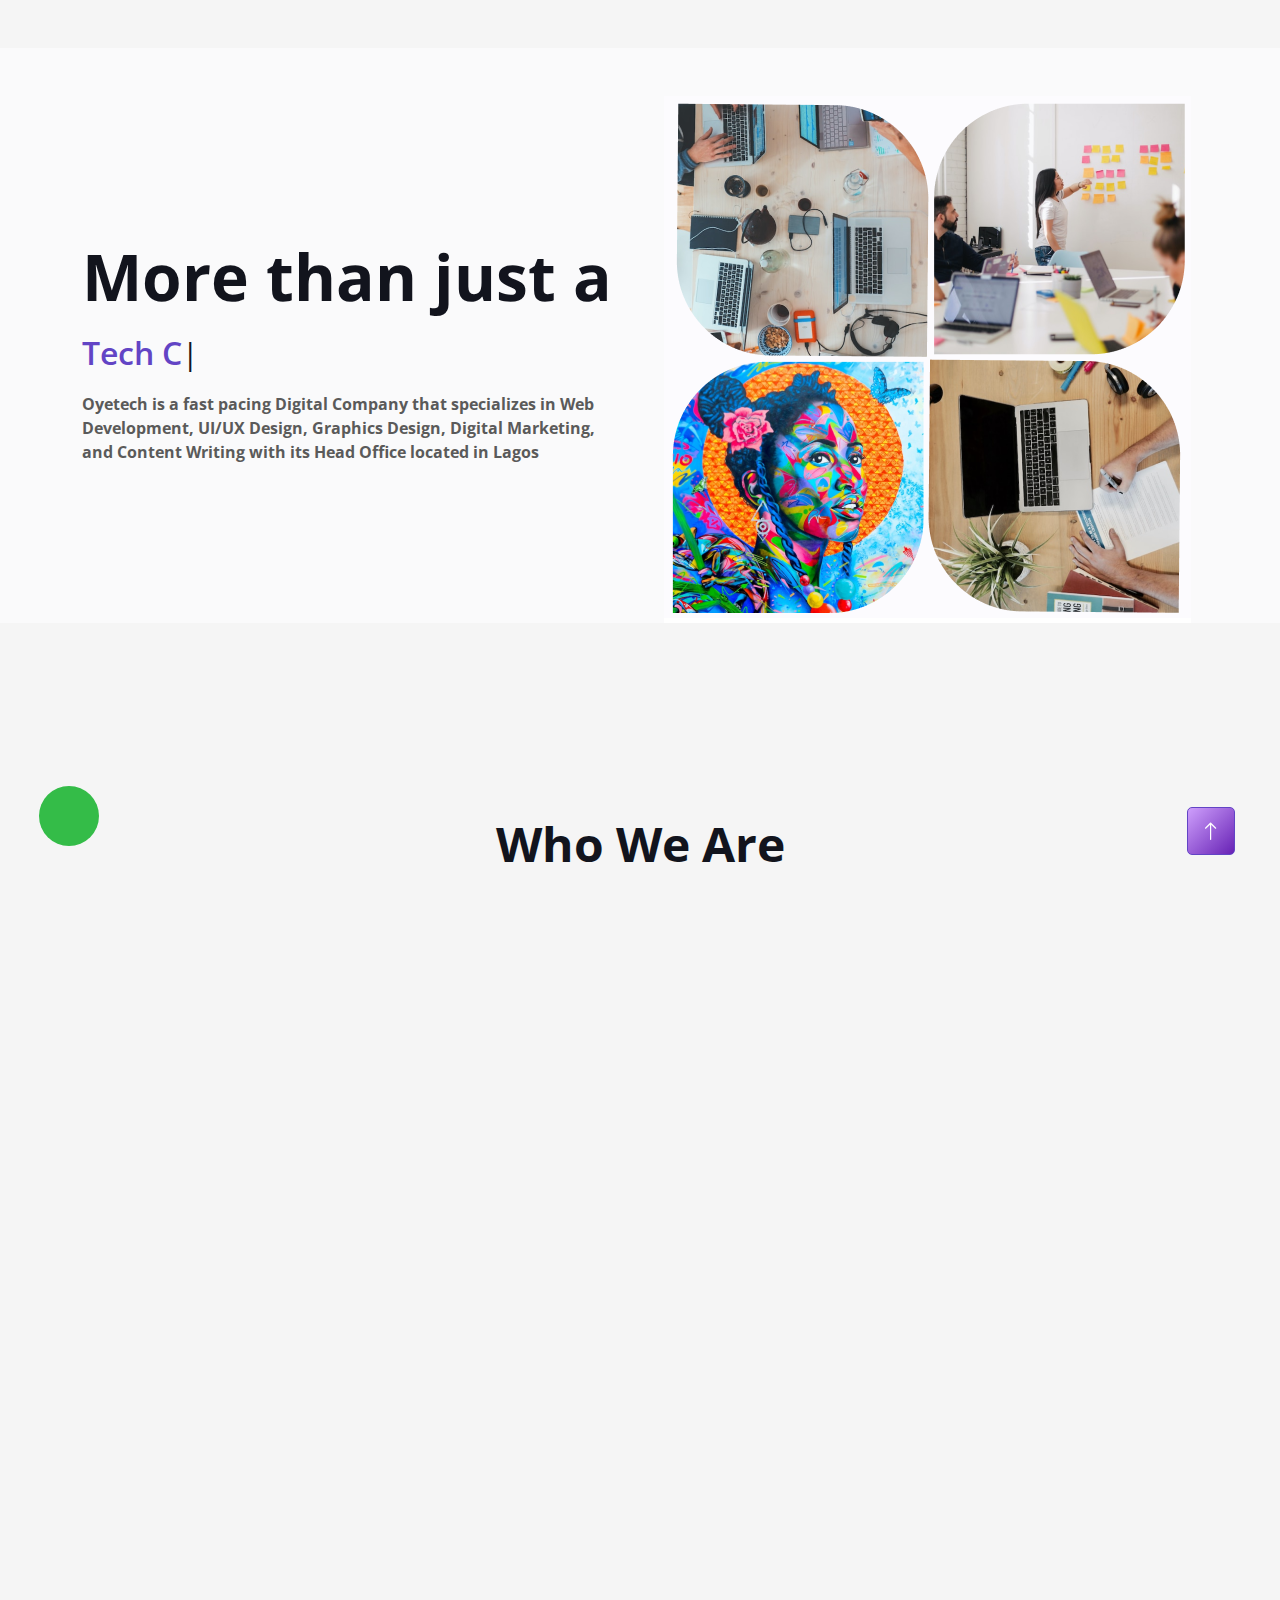
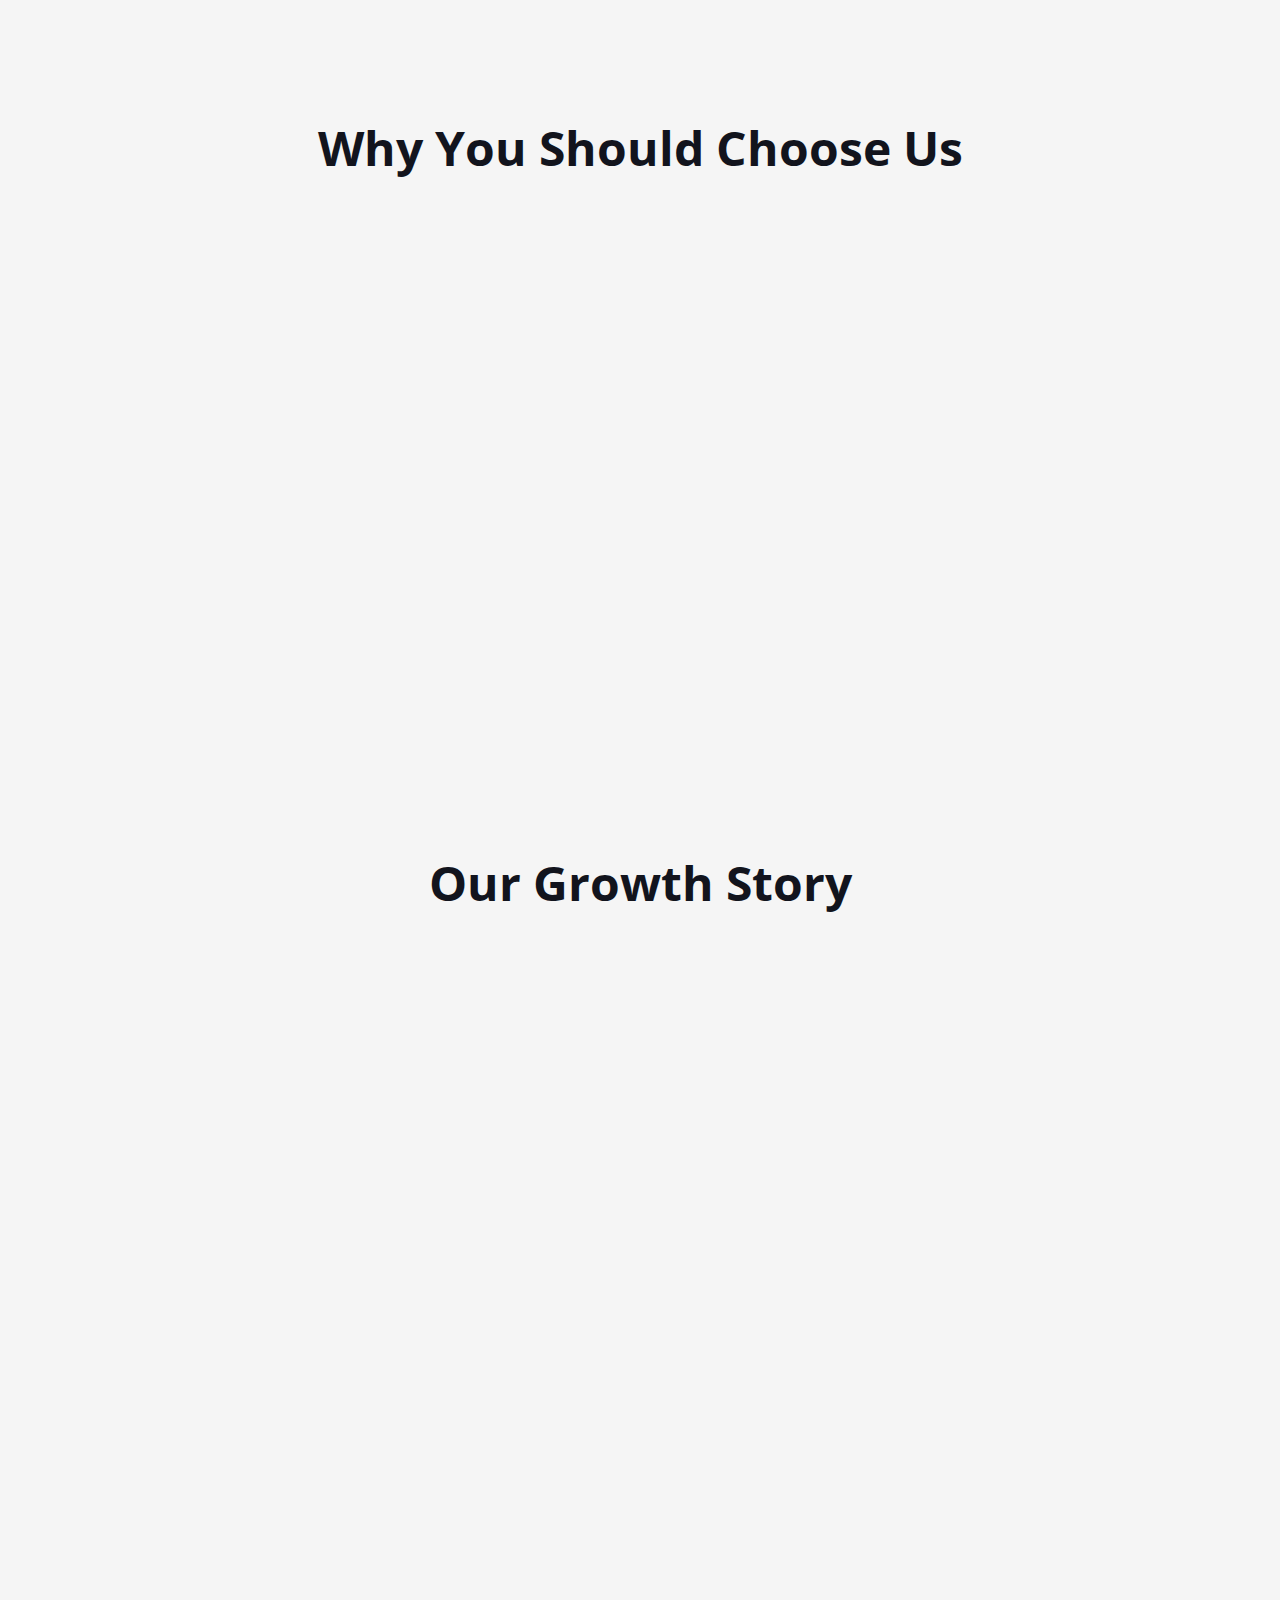
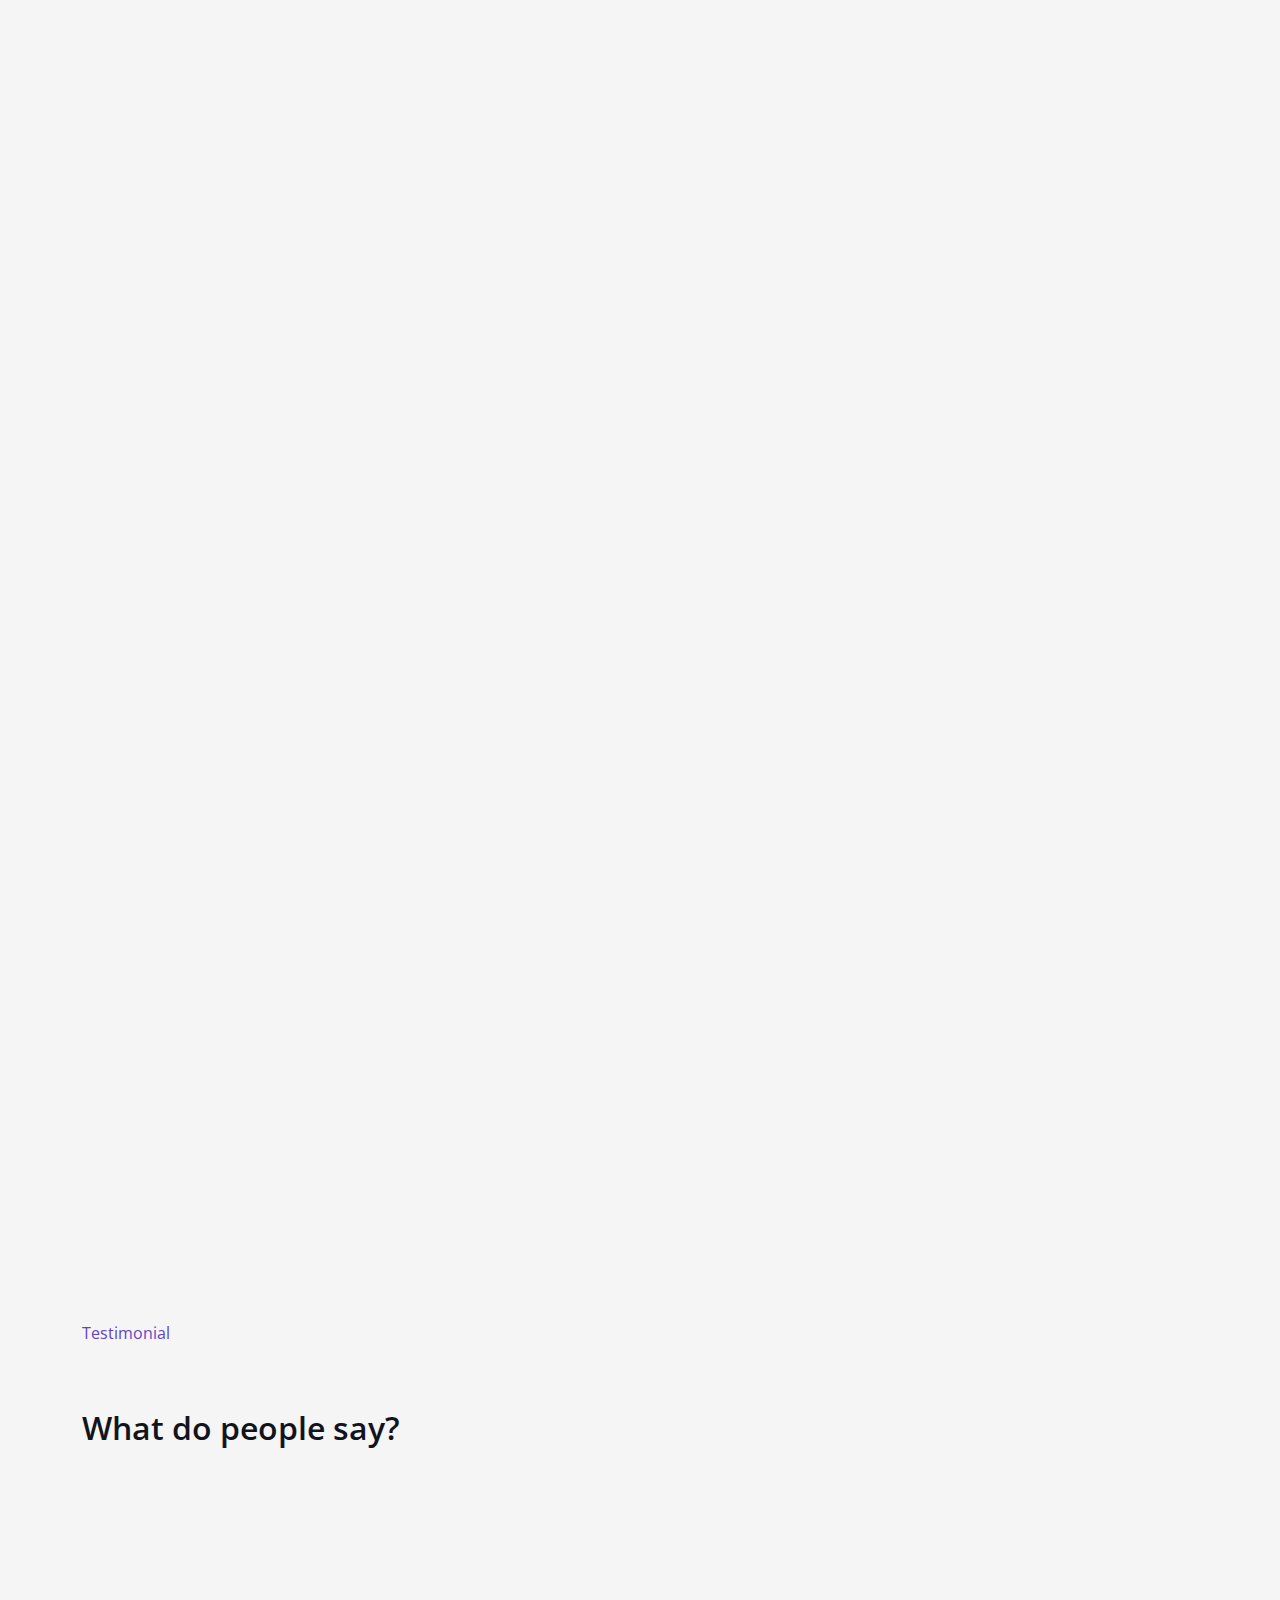
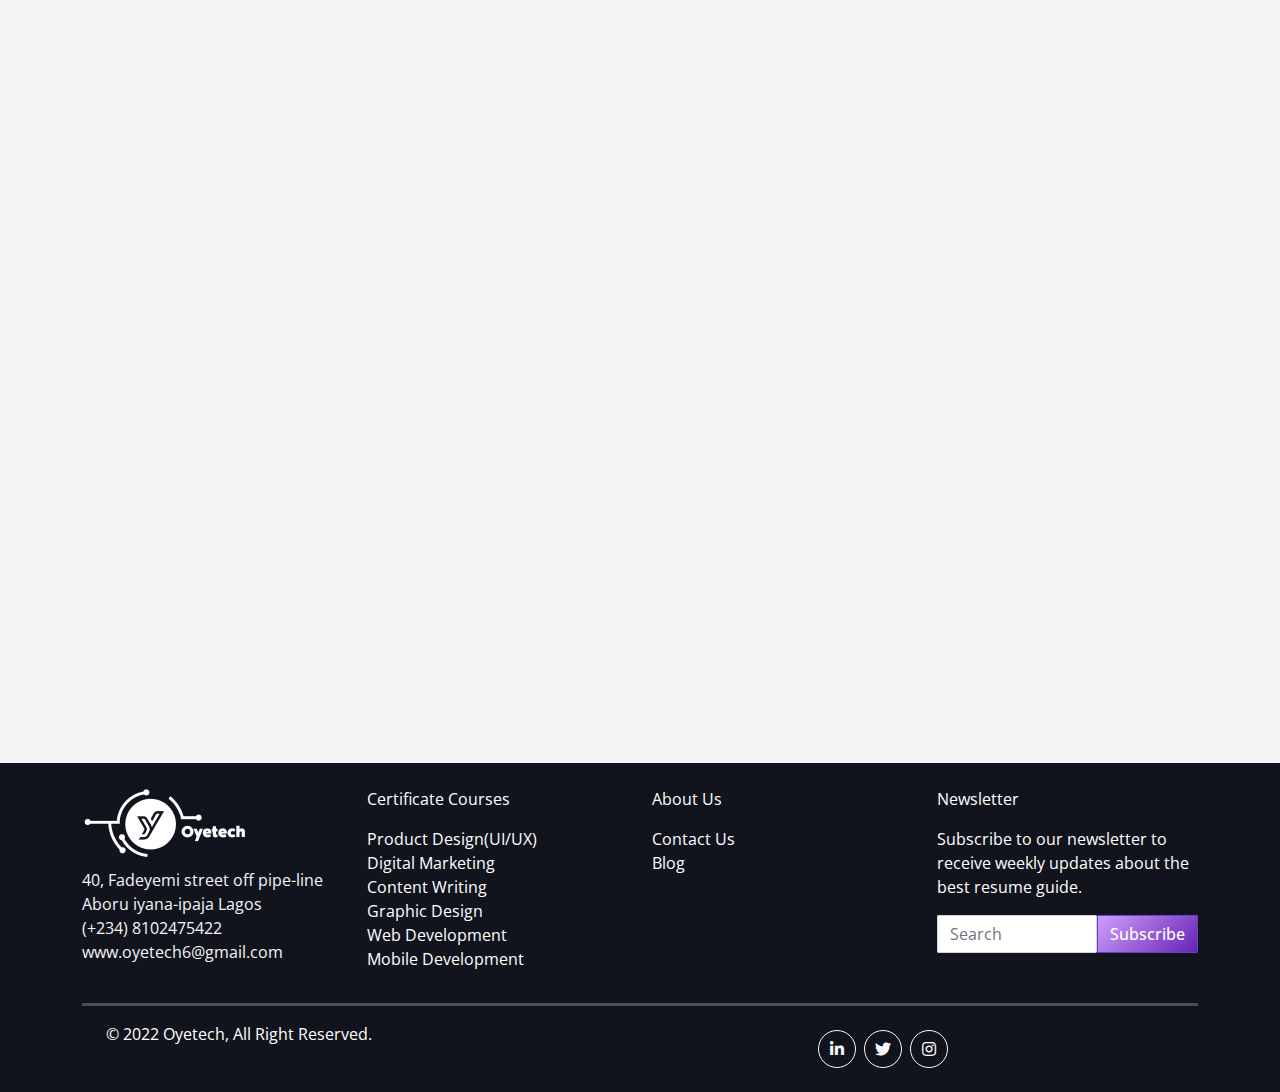
<file: about.html>
<!DOCTYPE html>
<html lang="en">

<head>
    <meta charset="utf-8">
    <title>ProMan - Personal Portfolio HTML Template</title>
    <meta content="width=device-width, initial-scale=1.0" name="viewport">
    <meta content="" name="keywords">
    <meta content="" name="description">

    <!-- Favicon -->
    <link href="img/favicon.ico" rel="icon">
    <link class="img-fluid" rel="icon" href="img/image-3-1_1-removebg-preview.png" type="image/png">

    <!-- Google Web Fonts -->
    <link rel="preconnect" href="https://fonts.googleapis.com">
    <link rel="preconnect" href="https://fonts.gstatic.com">
    <link href="https://fonts.googleapis.com/css2?family=Open+Sans:wght@400;500;600;700;800&display=swap" rel="stylesheet"> 

    <!-- Icon Font Stylesheet -->
    <link href="https://cdnjs.cloudflare.com/ajax/libs/font-awesome/5.10.0/css/all.min.css" rel="stylesheet">
    <link href="https://cdn.jsdelivr.net/npm/bootstrap-icons@1.4.1/font/bootstrap-icons.css" rel="stylesheet">

    <!-- Libraries Stylesheet -->
    <link href="lib/animate/animate.min.css" rel="stylesheet">
    <link href="lib/lightbox/css/lightbox.min.css" rel="stylesheet">
    <link href="lib/owlcarousel/assets/owl.carousel.min.css" rel="stylesheet">

    <!-- Customized Bootstrap Stylesheet -->
    <link href="css/bootstrap.min.css" rel="stylesheet">

    <!-- Template Stylesheet -->
    <link href="css/style.css" rel="stylesheet">
</head>

<body data-bs-spy="scroll" data-bs-target=".navbar" data-bs-offset="51" style="background-color: #F5F5F5;">
    <!-- Spinner Start -->
    <div id="spinner" class="show bg-white position-fixed translate-middle w-100 vh-100 top-50 start-50 d-flex align-items-center justify-content-center">
        <div class="spinner-border text-primary" style="width: 3rem; height: 3rem;" role="status">
        </div>
    </div>
    <!-- Spinner End -->


    <!-- Navbar Start -->
    <nav class="navbar navbar-expand-lg bg-white navbar-light fixed-top py-lg-0 px-4 px-lg-5 wow fadeIn" data-wow-delay="0.1s">
        <a href="index.html" class="navbar-brand d-block d-lg-none">
            <img class="" src="img/image-3-1_1-removebg-preview.png">
        </a>
        <button type="button" class="navbar-toggler" data-bs-toggle="collapse" data-bs-target="#navbarCollapse">
            <span class="navbar-toggler-icon"></span>
        </button>

        <a href="index.html" class="navbar-brand py-3 px-4 mx-3 d-none d-lg-block">
            <img class="" src="img/image-3-1_1-removebg-preview.png">
        </a>

        <div class="collapse navbar-collapse justify-content-between py-4 py-lg-0" id="navbarCollapse">
            <div class="navbar-nav ms-auto py-0">
                <a href="index.html" class="nav-item nav-link">Home</a>
                <a href="#" class="nav-item nav-link active">About Us</a>
                <a href="services.html" class="nav-item nav-link">Services</a>
                <a href="training.html" class="nav-item nav-link">Training</a>
                <a href="contact.html" class="nav-item nav-link">Contact Us</a>
                <a href="blog.html" class="nav-item nav-link">Blog</a>
            </div>
            
            <div class="navbar-nav ms-auto py-0">
                <a href="blog.html" class="btn btn-primary py-3 px-4 me-5" style="background: linear-gradient(135deg, #CE9FFC 0%, #6722B5 100%); border-radius: 5px;">Check for more blog</a>
            </div>
        </div>
    </nav>
    <!-- Navbar End -->


    <!-- Header Start -->
    <div class="container-fluid bg-light my-6 mt-0" id="about">
        <div class="container">
            <div class="row g-5 align-items-center mt-5">
                <div class="col-lg-6 py-6 pb-0 pt-lg-0">
                    <!-- <h3 class="text-primary mb-3">I'm</h3> -->
                    <h1 class="display-3 mb-3">More than just a </h1>
                    <h2 class="typed-text-output d-inline text-primary"></h2>
                    <div class="typed-text d-none text-primary">
                        Tech Company
                    </div>
                    <p class="display mt-3">
                        <b>Oyetech is a fast pacing Digital Company that specializes in Web Development, UI/UX Design, Graphics Design, Digital Marketing, and Content Writing with its Head Office located in Lagos</b>
                    </p>
                </div>
                <div class="col-lg-6" id="home2">
                    <img class="img-fluid" src="img/Screenshot (42).png" alt="">
                </div>
            </div>
        </div>
    </div>
    <!-- Header End -->

    <!-- Who we are -->
    
    <!-- Who we are -->

    <!-- About Start -->
    <div class="container py-6" id="about">
        <div class="container">
            <div class="row g-5">
                <h1 class="display-5 mb-5 text-center">Who We Are</h1>
                <div class="col-lg-6 wow fadeInUp text-bold" data-wow-delay="0.5s" style="font-size: 20px;">
                    <p>
                        Oyetech is a fast pacing Digital Company that specializes in Web Development, UI/UX Design, Graphics Design, Digital Marketing, and Content Writing with its Head Office located in Lagos.
                    </p>
                    <p>
                        Our dedicated pool of intelligent professionals who are eloquent and well seasoned provide you with innovative custom-made project solutions by strictly adhering to project scopes, a great work ethic, quality deliverables, and prompt feedback. Because of our continued quest for knowledge and excellence, we are constantly adapting to newer technologies and innovations to offer outstanding results.
                    </p>
                    <p>
                        And not just that alone, we also offer training programs in all of the aforementioned tech fields and provide our students with the requirements to get them grounded and possibly land a role during or after graduation in any of their chosen paths.
                    </p>
                </div>
                <div class="col-lg-6 wow fadeInUp" data-wow-delay="0.1s">
                    <div class="rounded" style="border: 1px solid #E0E0E4;">
                        <img class="img-fluid rounded p-3" src="img/confident-teacher-explaining-lesson-pupils 1.png">
                    </div>
                </div>
            </div>
        </div>
    </div>
    <!-- About End -->


    <!-- Expertise Start -->
    <div class="container-xxl py-6 pb-5" id="skill">
        <div class="container">
            <div class="row g-5">
                <h1 class="display-5 mb-2 text-center">Why You Should Choose Us</h1>
                <div class="col-lg-6 wow fadeInUp" data-wow-delay="0.1s">
                    <div class="rounded" style="border: 1px solid #E0E0E4; width: 96%;">
                        <img class="rounded p-2" src="img/confident-teacher-explaining-lesson-pupils 1 (1).png"> 
                    </div>
                </div>
                <div class="col-lg-6 wow fadeInUp" data-wow-delay="0.5s">
                    <ul class="" style="font-size: 27px;">
                        <li class="mb-3">
                            Solving Digital problems through innovative ideas from the best minds
                        </li>
                        <li class="mb-3">
                            Setting clear expectations and providing great communication with our clients
                        </li>
                        <li class="mb-3">
                            Quality, timely and efficient project delivery
                        </li>
                        <li class="mb-3">
                            Project development with users in mind
                        </li>
                        <li class="mb-3">
                            Training programs that offer you awesome perks
                        </li>
                    </ul>
                </div>
            </div>

            <div class="row g-5 mt-5">
                <h1 class="display-5 mb-2 text-center">Our Growth Story</h1>
                <div class="col-lg-6 wow fadeInUp" data-wow-delay="0.1s" style="font-size: 20px;">
                    <p>
                        The Company's growth has been so significant overtime that in just a year, it expanded from a one-man startup into a company with an innovative team of professionals from varying ethnic/religious backgrounds who are passionate about problem-solving by constantly keeping abreast with technological advancements and implementing them to offer you quality and timely deliverables.
                    </p>
                    <p>
                        We believe strongly in our capacity to help businesses and organizations meet their needs, using the solutions we build together, and involving them every step of the way
                    </p>
                </div>
                <div class="col-lg-6 wow fadeInUp" data-wow-delay="0.5s">
                    <div class="col-lg-6 wow fadeInUp" data-wow-delay="0.1s">
                        <img class="rounded p-2" src="img/confident-teacher-explaining-lesson-pupils 1 (1).png"> 
                    </div>
                </div>
            </div>
        </div>
    </div>
    <!-- Expertise End -->

    


    <!-- Team Start -->
    <div class="container-xxl py-6 pb-5" id="team">
        <div class="container">
            <div class="row g-5 mb-5 wow fadeInUp" data-wow-delay="0.1s">
                <h1 class="display-5 mb-0 text-center text-center">Meet Our Team</h1>
            </div>
            <div class="row g-4">
                <div class="col-md-4 wow fadeInUp text-center" data-wow-delay="0.1s">
                    <div class="service-item flex-column bg-white rounded h-100 p-4 p-lg-2" style="border: 1px solid #E0E0E4;">
                        <div class="flex-shrink-0 p-5">
                            <img class="img-fluid rounded p-4" src="img/Ellipse 1218.png">
                            <h4 class="mb-3">Oyewunmi Olukunle</h4>
                            <p class="mb-2">Product Designer
                            </p>
                            <span>Founder/C.E.O</span>
                        </div>
                    </div>
                </div>
                <div class="col-md-4 wow fadeInUp text-center" data-wow-delay="0.1s">
                    <div class="service-item flex-column bg-white rounded h-100 p-4 p-lg-2 mt-5" style="border: 1px solid #E0E0E4;">
                        <div class="flex-shrink-0 p-5">
                            <img class="img-fluid rounded p-4" src="img/Ellipse 1228.png">
                            <h4 class="mb-3">Mosopefoluwa Ayodele</h4>
                            <p class="mb-2">Digital Marketing Manager
                            </p>
                        </div>
                    </div>
                </div>

                <div class="col-md-4 wow fadeInUp text-center" data-wow-delay="0.1s">
                    <div class="service-item flex-column bg-white rounded h-100 p-4 p-lg-2" style="border: 1px solid #E0E0E4;">
                        <div class="flex-shrink-0 p-5">
                            <img class="img-fluid rounded p-4" src="img/Ellipse 1226.png">
                            <h4 class="mb-3">Claire Molen</h4>
                            <p class="mb-2">Content Writer
                            </p>
                        </div>
                    </div>
                </div>
            </div>

            <div class="row g-4 mt-5 pt-5">
                <div class="col-md-4 wow fadeInUp text-center" data-wow-delay="0.1s">
                    <div class="service-item flex-column bg-white rounded h-100 p-4 p-lg-2" style="border: 1px solid #E0E0E4;">
                        <div class="flex-shrink-0 p-5">
                            <img class="img-fluid rounded p-4" src="img/Ellipse 1227.png">
                            <h4 class="mb-3">Fola Ode</h4>
                            <p class="mb-2">Frontend Developer</p>
                        </div>
                    </div>
                </div>
                <div class="col-md-4 wow fadeInUp text-center " data-wow-delay="0.1s">
                    <div class="service-item flex-column bg-white rounded h-100 p-4 p-lg-2 mt-5" style="border: 1px solid #E0E0E4;">
                        <div class="flex-shrink-0 p-5">
                            <img class="img-fluid rounded p-4" src="img/Ellipse 1220.png">
                            <h4 class="mb-3">Toluwani Ibironke</h4>
                            <p class="mb-2">Backend Developer</p>
                        </div>
                    </div>
                </div>
                <div class="col-md-4 wow fadeInUp text-center" data-wow-delay="0.1s">
                    <div class="service-item flex-column bg-white rounded h-100 p-4 p-lg-2" style="border: 1px solid #E0E0E4;">
                        <div class="flex-shrink-0 p-5">
                            <img class="img-fluid rounded p-4" src="img/Ellipse 1222.png">
                            <h4 class="mb-3">Emmanuel Opateyibo</h4>
                            <p class="mb-2">Graphic Designer</p>
                        </div>
                    </div>
                </div>
            </div>
        </div>
    </div>
    <!-- Team End -->

    <!-- Testimonial Start -->
    <div class="container-xxl py-6" id="testimonial">
        <div class="container">
            <div class="row g-5">
                <p class="text-primary">Testimonial</p>
                <h2 class="">What do people say?</h2>
                <div class="owl-carousel testimonial-carousel">
                    <div class="testimonial-item text-start">
                        <div class="row g-5">
                            <div class="col-md-4 wow fadeInUp text-center" data-wow-delay="0.1s">
                                <div class="service-item flex-column rounded h-100 p-4 p-lg-2">
                                    <div class="flex-shrink-0 mb-3 tutor2">
                                        <img class="img-fluid rounded" src="img/smiling-woman-with-afro-posing-pink-sweater 1.png">
                                    </div>
                                    <div class="team-text bg-white rounded p-4 position-relative overlap">
                                        <div class="row">
                                            <span class="text-black">"Thank you so much for your help. It's exactly what I've been looking for. You won't regret it. It really saves me time and effort. Oyetech is exactly what our business has been lacking."</span><br>
                                        </div>
                                        <div class="row justify-content-between">
                                            <div class="col-md-6 mt-3">
                                                <p class="overlapText">Gloria Rose</p>
                                            </div>
                                            <div class="col-md-5">
                                                <svg xmlns="http://www.w3.org/2000/svg" width="16" height="16" fill="currentColor" class="bi bi-star-fill text-warning" viewBox="0 0 16 16">
                                                    <path d="M3.612 15.443c-.386.198-.824-.149-.746-.592l.83-4.73L.173 6.765c-.329-.314-.158-.888.283-.95l4.898-.696L7.538.792c.197-.39.73-.39.927 0l2.184 4.327 4.898.696c.441.062.612.636.282.95l-3.522 3.356.83 4.73c.078.443-.36.79-.746.592L8 13.187l-4.389 2.256z"/>
                                                  </svg>
                                                  <svg xmlns="http://www.w3.org/2000/svg" width="16" height="16" fill="currentColor" class="bi bi-star-fill text-warning" viewBox="0 0 16 16">
                                                    <path d="M3.612 15.443c-.386.198-.824-.149-.746-.592l.83-4.73L.173 6.765c-.329-.314-.158-.888.283-.95l4.898-.696L7.538.792c.197-.39.73-.39.927 0l2.184 4.327 4.898.696c.441.062.612.636.282.95l-3.522 3.356.83 4.73c.078.443-.36.79-.746.592L8 13.187l-4.389 2.256z"/>
                                                  </svg>
                                                  <svg xmlns="http://www.w3.org/2000/svg" width="16" height="16" fill="currentColor" class="bi bi-star-fill text-warning" viewBox="0 0 16 16">
                                                    <path d="M3.612 15.443c-.386.198-.824-.149-.746-.592l.83-4.73L.173 6.765c-.329-.314-.158-.888.283-.95l4.898-.696L7.538.792c.197-.39.73-.39.927 0l2.184 4.327 4.898.696c.441.062.612.636.282.95l-3.522 3.356.83 4.73c.078.443-.36.79-.746.592L8 13.187l-4.389 2.256z"/>
                                                  </svg>
                                                  <svg xmlns="http://www.w3.org/2000/svg" width="16" height="16" fill="currentColor" class="bi bi-star-fill text-warning" viewBox="0 0 16 16">
                                                    <path d="M3.612 15.443c-.386.198-.824-.149-.746-.592l.83-4.73L.173 6.765c-.329-.314-.158-.888.283-.95l4.898-.696L7.538.792c.197-.39.73-.39.927 0l2.184 4.327 4.898.696c.441.062.612.636.282.95l-3.522 3.356.83 4.73c.078.443-.36.79-.746.592L8 13.187l-4.389 2.256z"/>
                                                  </svg>
                                                  <svg xmlns="http://www.w3.org/2000/svg" width="16" height="16" fill="currentColor" class="bi bi-star-fill text-warning" viewBox="0 0 16 16">
                                                    <path d="M3.612 15.443c-.386.198-.824-.149-.746-.592l.83-4.73L.173 6.765c-.329-.314-.158-.888.283-.95l4.898-.696L7.538.792c.197-.39.73-.39.927 0l2.184 4.327 4.898.696c.441.062.612.636.282.95l-3.522 3.356.83 4.73c.078.443-.36.79-.746.592L8 13.187l-4.389 2.256z"/>
                                                  </svg><br>
                                                  <span class="" style="color: #80819A;"><b>5 reviews</b></span>
                                            </div>
                                        </div>
                                    </div>
                                </div>
                            </div>
                            <div class="col-md-4 wow fadeInUp text-center" data-wow-delay="0.1s">
                                <div class="service-item flex-column rounded h-100 p-4 p-lg-2">
                                    <div class="flex-shrink-0 mb-3 tutor2">
                                        <img class="img-fluid rounded" src="img/smiling-woman-with-afro-posing-pink-sweater 1.png">
                                    </div>
                                    <div class="team-text bg-white rounded p-4 position-relative overlap">
                                        <div class="row">
                                            <span class="text-black">"Thank you so much for your help. It's exactly what I've been looking for. You won't regret it. It really saves me time and effort. Oyetech is exactly what our business has been lacking."</span><br>
                                        </div>
                                        <div class="row justify-content-between">
                                            <div class="col-md-6 mt-3">
                                                <p class="overlapText">Gloria Rose</p>
                                            </div>
                                            <div class="col-md-5">
                                                <svg xmlns="http://www.w3.org/2000/svg" width="16" height="16" fill="currentColor" class="bi bi-star-fill text-warning" viewBox="0 0 16 16">
                                                    <path d="M3.612 15.443c-.386.198-.824-.149-.746-.592l.83-4.73L.173 6.765c-.329-.314-.158-.888.283-.95l4.898-.696L7.538.792c.197-.39.73-.39.927 0l2.184 4.327 4.898.696c.441.062.612.636.282.95l-3.522 3.356.83 4.73c.078.443-.36.79-.746.592L8 13.187l-4.389 2.256z"/>
                                                  </svg>
                                                  <svg xmlns="http://www.w3.org/2000/svg" width="16" height="16" fill="currentColor" class="bi bi-star-fill text-warning" viewBox="0 0 16 16">
                                                    <path d="M3.612 15.443c-.386.198-.824-.149-.746-.592l.83-4.73L.173 6.765c-.329-.314-.158-.888.283-.95l4.898-.696L7.538.792c.197-.39.73-.39.927 0l2.184 4.327 4.898.696c.441.062.612.636.282.95l-3.522 3.356.83 4.73c.078.443-.36.79-.746.592L8 13.187l-4.389 2.256z"/>
                                                  </svg>
                                                  <svg xmlns="http://www.w3.org/2000/svg" width="16" height="16" fill="currentColor" class="bi bi-star-fill text-warning" viewBox="0 0 16 16">
                                                    <path d="M3.612 15.443c-.386.198-.824-.149-.746-.592l.83-4.73L.173 6.765c-.329-.314-.158-.888.283-.95l4.898-.696L7.538.792c.197-.39.73-.39.927 0l2.184 4.327 4.898.696c.441.062.612.636.282.95l-3.522 3.356.83 4.73c.078.443-.36.79-.746.592L8 13.187l-4.389 2.256z"/>
                                                  </svg>
                                                  <svg xmlns="http://www.w3.org/2000/svg" width="16" height="16" fill="currentColor" class="bi bi-star-fill text-warning" viewBox="0 0 16 16">
                                                    <path d="M3.612 15.443c-.386.198-.824-.149-.746-.592l.83-4.73L.173 6.765c-.329-.314-.158-.888.283-.95l4.898-.696L7.538.792c.197-.39.73-.39.927 0l2.184 4.327 4.898.696c.441.062.612.636.282.95l-3.522 3.356.83 4.73c.078.443-.36.79-.746.592L8 13.187l-4.389 2.256z"/>
                                                  </svg>
                                                  <svg xmlns="http://www.w3.org/2000/svg" width="16" height="16" fill="currentColor" class="bi bi-star-fill text-warning" viewBox="0 0 16 16">
                                                    <path d="M3.612 15.443c-.386.198-.824-.149-.746-.592l.83-4.73L.173 6.765c-.329-.314-.158-.888.283-.95l4.898-.696L7.538.792c.197-.39.73-.39.927 0l2.184 4.327 4.898.696c.441.062.612.636.282.95l-3.522 3.356.83 4.73c.078.443-.36.79-.746.592L8 13.187l-4.389 2.256z"/>
                                                  </svg><br>
                                                  <span class="" style="color: #80819A;"><b>5 reviews</b></span>
                                            </div>
                                        </div>
                                    </div>
                                </div>
                            </div>
                            <div class="col-md-4 wow fadeInUp text-center" data-wow-delay="0.1s">
                                <div class="service-item flex-column flex-md-row rounded h-100 p-4 p-lg-2">
                                    <div class="flex-shrink-0 mb-3 tutor">
                                        <img class="img-fluid rounded" src="img/smiling-woman-with-afro-posing-pink-sweater 1.png">
                                    </div>
                                    <div class="team-text bg-white rounded p-4 position-relative overlap">
                                        <div class="row">
                                            <span class="text-black">"Thank you so much for your help. It's exactly what I've been looking for. You won't regret it. It really saves me time and effort. Oyetech is exactly what our business has been lacking."</span><br>
                                        </div>
                                        <div class="row justify-content-between">
                                            <div class="col-md-6 mt-3">
                                                <p class="overlapText">Gloria Rose</p>
                                            </div>
                                            <div class="col-md-5">
                                                <svg xmlns="http://www.w3.org/2000/svg" width="16" height="16" fill="currentColor" class="bi bi-star-fill text-warning" viewBox="0 0 16 16">
                                                    <path d="M3.612 15.443c-.386.198-.824-.149-.746-.592l.83-4.73L.173 6.765c-.329-.314-.158-.888.283-.95l4.898-.696L7.538.792c.197-.39.73-.39.927 0l2.184 4.327 4.898.696c.441.062.612.636.282.95l-3.522 3.356.83 4.73c.078.443-.36.79-.746.592L8 13.187l-4.389 2.256z"/>
                                                  </svg>
                                                  <svg xmlns="http://www.w3.org/2000/svg" width="16" height="16" fill="currentColor" class="bi bi-star-fill text-warning" viewBox="0 0 16 16">
                                                    <path d="M3.612 15.443c-.386.198-.824-.149-.746-.592l.83-4.73L.173 6.765c-.329-.314-.158-.888.283-.95l4.898-.696L7.538.792c.197-.39.73-.39.927 0l2.184 4.327 4.898.696c.441.062.612.636.282.95l-3.522 3.356.83 4.73c.078.443-.36.79-.746.592L8 13.187l-4.389 2.256z"/>
                                                  </svg>
                                                  <svg xmlns="http://www.w3.org/2000/svg" width="16" height="16" fill="currentColor" class="bi bi-star-fill text-warning" viewBox="0 0 16 16">
                                                    <path d="M3.612 15.443c-.386.198-.824-.149-.746-.592l.83-4.73L.173 6.765c-.329-.314-.158-.888.283-.95l4.898-.696L7.538.792c.197-.39.73-.39.927 0l2.184 4.327 4.898.696c.441.062.612.636.282.95l-3.522 3.356.83 4.73c.078.443-.36.79-.746.592L8 13.187l-4.389 2.256z"/>
                                                  </svg>
                                                  <svg xmlns="http://www.w3.org/2000/svg" width="16" height="16" fill="currentColor" class="bi bi-star-fill text-warning" viewBox="0 0 16 16">
                                                    <path d="M3.612 15.443c-.386.198-.824-.149-.746-.592l.83-4.73L.173 6.765c-.329-.314-.158-.888.283-.95l4.898-.696L7.538.792c.197-.39.73-.39.927 0l2.184 4.327 4.898.696c.441.062.612.636.282.95l-3.522 3.356.83 4.73c.078.443-.36.79-.746.592L8 13.187l-4.389 2.256z"/>
                                                  </svg>
                                                  <svg xmlns="http://www.w3.org/2000/svg" width="16" height="16" fill="currentColor" class="bi bi-star-fill text-warning" viewBox="0 0 16 16">
                                                    <path d="M3.612 15.443c-.386.198-.824-.149-.746-.592l.83-4.73L.173 6.765c-.329-.314-.158-.888.283-.95l4.898-.696L7.538.792c.197-.39.73-.39.927 0l2.184 4.327 4.898.696c.441.062.612.636.282.95l-3.522 3.356.83 4.73c.078.443-.36.79-.746.592L8 13.187l-4.389 2.256z"/>
                                                  </svg><br>
                                                  <span class="" style="color: #80819A;"><b>5 reviews</b></span>
                                            </div>
                                        </div>
                                    </div>
                                </div>
                            </div>
                        </div>
                    </div>
                    <div class="testimonial-item text-start">
                        <div class="row g-5">
                            <div class="col-md-4 wow fadeInUp text-center" data-wow-delay="0.1s">
                                <div class="service-item flex-column rounded h-100 p-4 p-lg-2">
                                    <div class="flex-shrink-0 mb-3 tutor2">
                                        <img class="img-fluid rounded" src="img/smiling-woman-with-afro-posing-pink-sweater 1.png">
                                    </div>
                                    <div class="team-text bg-white rounded p-4 position-relative overlap">
                                        <div class="row">
                                            <span class="text-black">"Thank you so much for your help. It's exactly what I've been looking for. You won't regret it. It really saves me time and effort. Oyetech is exactly what our business has been lacking."</span><br>
                                        </div>
                                        <div class="row justify-content-between">
                                            <div class="col-md-6 mt-3">
                                                <p class="overlapText">Gloria Rose</p>
                                            </div>
                                            <div class="col-md-5">
                                                <svg xmlns="http://www.w3.org/2000/svg" width="16" height="16" fill="currentColor" class="bi bi-star-fill text-warning" viewBox="0 0 16 16">
                                                    <path d="M3.612 15.443c-.386.198-.824-.149-.746-.592l.83-4.73L.173 6.765c-.329-.314-.158-.888.283-.95l4.898-.696L7.538.792c.197-.39.73-.39.927 0l2.184 4.327 4.898.696c.441.062.612.636.282.95l-3.522 3.356.83 4.73c.078.443-.36.79-.746.592L8 13.187l-4.389 2.256z"/>
                                                  </svg>
                                                  <svg xmlns="http://www.w3.org/2000/svg" width="16" height="16" fill="currentColor" class="bi bi-star-fill text-warning" viewBox="0 0 16 16">
                                                    <path d="M3.612 15.443c-.386.198-.824-.149-.746-.592l.83-4.73L.173 6.765c-.329-.314-.158-.888.283-.95l4.898-.696L7.538.792c.197-.39.73-.39.927 0l2.184 4.327 4.898.696c.441.062.612.636.282.95l-3.522 3.356.83 4.73c.078.443-.36.79-.746.592L8 13.187l-4.389 2.256z"/>
                                                  </svg>
                                                  <svg xmlns="http://www.w3.org/2000/svg" width="16" height="16" fill="currentColor" class="bi bi-star-fill text-warning" viewBox="0 0 16 16">
                                                    <path d="M3.612 15.443c-.386.198-.824-.149-.746-.592l.83-4.73L.173 6.765c-.329-.314-.158-.888.283-.95l4.898-.696L7.538.792c.197-.39.73-.39.927 0l2.184 4.327 4.898.696c.441.062.612.636.282.95l-3.522 3.356.83 4.73c.078.443-.36.79-.746.592L8 13.187l-4.389 2.256z"/>
                                                  </svg>
                                                  <svg xmlns="http://www.w3.org/2000/svg" width="16" height="16" fill="currentColor" class="bi bi-star-fill text-warning" viewBox="0 0 16 16">
                                                    <path d="M3.612 15.443c-.386.198-.824-.149-.746-.592l.83-4.73L.173 6.765c-.329-.314-.158-.888.283-.95l4.898-.696L7.538.792c.197-.39.73-.39.927 0l2.184 4.327 4.898.696c.441.062.612.636.282.95l-3.522 3.356.83 4.73c.078.443-.36.79-.746.592L8 13.187l-4.389 2.256z"/>
                                                  </svg>
                                                  <svg xmlns="http://www.w3.org/2000/svg" width="16" height="16" fill="currentColor" class="bi bi-star-fill text-warning" viewBox="0 0 16 16">
                                                    <path d="M3.612 15.443c-.386.198-.824-.149-.746-.592l.83-4.73L.173 6.765c-.329-.314-.158-.888.283-.95l4.898-.696L7.538.792c.197-.39.73-.39.927 0l2.184 4.327 4.898.696c.441.062.612.636.282.95l-3.522 3.356.83 4.73c.078.443-.36.79-.746.592L8 13.187l-4.389 2.256z"/>
                                                  </svg><br>
                                                  <span class="" style="color: #80819A;"><b>5 reviews</b></span>
                                            </div>
                                        </div>
                                    </div>
                                </div>
                            </div>
                            <div class="col-md-4 wow fadeInUp text-center" data-wow-delay="0.1s">
                                <div class="service-item flex-column rounded h-100 p-4 p-lg-2">
                                    <div class="flex-shrink-0 mb-3 tutor2">
                                        <img class="img-fluid rounded" src="img/smiling-woman-with-afro-posing-pink-sweater 1.png">
                                    </div>
                                    <div class="team-text bg-white rounded p-4 position-relative overlap">
                                        <div class="row">
                                            <span class="text-black">"Thank you so much for your help. It's exactly what I've been looking for. You won't regret it. It really saves me time and effort. Oyetech is exactly what our business has been lacking."</span><br>
                                        </div>
                                        <div class="row justify-content-between">
                                            <div class="col-md-6 mt-3">
                                                <p class="overlapText">Gloria Rose</p>
                                            </div>
                                            <div class="col-md-5">
                                                <svg xmlns="http://www.w3.org/2000/svg" width="16" height="16" fill="currentColor" class="bi bi-star-fill text-warning" viewBox="0 0 16 16">
                                                    <path d="M3.612 15.443c-.386.198-.824-.149-.746-.592l.83-4.73L.173 6.765c-.329-.314-.158-.888.283-.95l4.898-.696L7.538.792c.197-.39.73-.39.927 0l2.184 4.327 4.898.696c.441.062.612.636.282.95l-3.522 3.356.83 4.73c.078.443-.36.79-.746.592L8 13.187l-4.389 2.256z"/>
                                                  </svg>
                                                  <svg xmlns="http://www.w3.org/2000/svg" width="16" height="16" fill="currentColor" class="bi bi-star-fill text-warning" viewBox="0 0 16 16">
                                                    <path d="M3.612 15.443c-.386.198-.824-.149-.746-.592l.83-4.73L.173 6.765c-.329-.314-.158-.888.283-.95l4.898-.696L7.538.792c.197-.39.73-.39.927 0l2.184 4.327 4.898.696c.441.062.612.636.282.95l-3.522 3.356.83 4.73c.078.443-.36.79-.746.592L8 13.187l-4.389 2.256z"/>
                                                  </svg>
                                                  <svg xmlns="http://www.w3.org/2000/svg" width="16" height="16" fill="currentColor" class="bi bi-star-fill text-warning" viewBox="0 0 16 16">
                                                    <path d="M3.612 15.443c-.386.198-.824-.149-.746-.592l.83-4.73L.173 6.765c-.329-.314-.158-.888.283-.95l4.898-.696L7.538.792c.197-.39.73-.39.927 0l2.184 4.327 4.898.696c.441.062.612.636.282.95l-3.522 3.356.83 4.73c.078.443-.36.79-.746.592L8 13.187l-4.389 2.256z"/>
                                                  </svg>
                                                  <svg xmlns="http://www.w3.org/2000/svg" width="16" height="16" fill="currentColor" class="bi bi-star-fill text-warning" viewBox="0 0 16 16">
                                                    <path d="M3.612 15.443c-.386.198-.824-.149-.746-.592l.83-4.73L.173 6.765c-.329-.314-.158-.888.283-.95l4.898-.696L7.538.792c.197-.39.73-.39.927 0l2.184 4.327 4.898.696c.441.062.612.636.282.95l-3.522 3.356.83 4.73c.078.443-.36.79-.746.592L8 13.187l-4.389 2.256z"/>
                                                  </svg>
                                                  <svg xmlns="http://www.w3.org/2000/svg" width="16" height="16" fill="currentColor" class="bi bi-star-fill text-warning" viewBox="0 0 16 16">
                                                    <path d="M3.612 15.443c-.386.198-.824-.149-.746-.592l.83-4.73L.173 6.765c-.329-.314-.158-.888.283-.95l4.898-.696L7.538.792c.197-.39.73-.39.927 0l2.184 4.327 4.898.696c.441.062.612.636.282.95l-3.522 3.356.83 4.73c.078.443-.36.79-.746.592L8 13.187l-4.389 2.256z"/>
                                                  </svg><br>
                                                  <span class="" style="color: #80819A;"><b>5 reviews</b></span>
                                            </div>
                                        </div>
                                    </div>
                                </div>
                            </div>
                            <div class="col-md-4 wow fadeInUp text-center" data-wow-delay="0.1s">
                                <div class="service-item flex-column flex-md-row rounded h-100 p-4 p-lg-2">
                                    <div class="flex-shrink-0 mb-3 tutor">
                                        <img class="img-fluid rounded" src="img/smiling-woman-with-afro-posing-pink-sweater 1.png">
                                    </div>
                                    <div class="team-text bg-white rounded p-4 position-relative overlap">
                                        <div class="row">
                                            <span class="text-black">"Thank you so much for your help. It's exactly what I've been looking for. You won't regret it. It really saves me time and effort. Oyetech is exactly what our business has been lacking."</span><br>
                                        </div>
                                        <div class="row justify-content-between">
                                            <div class="col-md-6 mt-3">
                                                <p class="overlapText">Gloria Rose</p>
                                            </div>
                                            <div class="col-md-5">
                                                <svg xmlns="http://www.w3.org/2000/svg" width="16" height="16" fill="currentColor" class="bi bi-star-fill text-warning" viewBox="0 0 16 16">
                                                    <path d="M3.612 15.443c-.386.198-.824-.149-.746-.592l.83-4.73L.173 6.765c-.329-.314-.158-.888.283-.95l4.898-.696L7.538.792c.197-.39.73-.39.927 0l2.184 4.327 4.898.696c.441.062.612.636.282.95l-3.522 3.356.83 4.73c.078.443-.36.79-.746.592L8 13.187l-4.389 2.256z"/>
                                                  </svg>
                                                  <svg xmlns="http://www.w3.org/2000/svg" width="16" height="16" fill="currentColor" class="bi bi-star-fill text-warning" viewBox="0 0 16 16">
                                                    <path d="M3.612 15.443c-.386.198-.824-.149-.746-.592l.83-4.73L.173 6.765c-.329-.314-.158-.888.283-.95l4.898-.696L7.538.792c.197-.39.73-.39.927 0l2.184 4.327 4.898.696c.441.062.612.636.282.95l-3.522 3.356.83 4.73c.078.443-.36.79-.746.592L8 13.187l-4.389 2.256z"/>
                                                  </svg>
                                                  <svg xmlns="http://www.w3.org/2000/svg" width="16" height="16" fill="currentColor" class="bi bi-star-fill text-warning" viewBox="0 0 16 16">
                                                    <path d="M3.612 15.443c-.386.198-.824-.149-.746-.592l.83-4.73L.173 6.765c-.329-.314-.158-.888.283-.95l4.898-.696L7.538.792c.197-.39.73-.39.927 0l2.184 4.327 4.898.696c.441.062.612.636.282.95l-3.522 3.356.83 4.73c.078.443-.36.79-.746.592L8 13.187l-4.389 2.256z"/>
                                                  </svg>
                                                  <svg xmlns="http://www.w3.org/2000/svg" width="16" height="16" fill="currentColor" class="bi bi-star-fill text-warning" viewBox="0 0 16 16">
                                                    <path d="M3.612 15.443c-.386.198-.824-.149-.746-.592l.83-4.73L.173 6.765c-.329-.314-.158-.888.283-.95l4.898-.696L7.538.792c.197-.39.73-.39.927 0l2.184 4.327 4.898.696c.441.062.612.636.282.95l-3.522 3.356.83 4.73c.078.443-.36.79-.746.592L8 13.187l-4.389 2.256z"/>
                                                  </svg>
                                                  <svg xmlns="http://www.w3.org/2000/svg" width="16" height="16" fill="currentColor" class="bi bi-star-fill text-warning" viewBox="0 0 16 16">
                                                    <path d="M3.612 15.443c-.386.198-.824-.149-.746-.592l.83-4.73L.173 6.765c-.329-.314-.158-.888.283-.95l4.898-.696L7.538.792c.197-.39.73-.39.927 0l2.184 4.327 4.898.696c.441.062.612.636.282.95l-3.522 3.356.83 4.73c.078.443-.36.79-.746.592L8 13.187l-4.389 2.256z"/>
                                                  </svg><br>
                                                  <span class="" style="color: #80819A;"><b>5 reviews</b></span>
                                            </div>
                                        </div>
                                    </div>
                                </div>
                            </div>
                        </div>
                    </div>
                </div>
            </div>
        </div>
    </div>
    <!-- Testimonial End -->

    <!-- Copyright Start -->
    <div class="container-fluid bg-dark text-white py-4 mt-5">
        <div class="container">
            <div class="row">
                <div class="col-md-3 text-center text-md-start mb-3 mb-md-0">
                    <a href="#"><img class="" src="img/image 26.png"></a>
                    <p class="mt-2" style="color: #F5F5F5;">40, Fadeyemi street off pipe-line Aboru iyana-ipaja Lagos<br>
                        (+234) 8102475422
                        www.oyetech6@gmail.com
                    </p>
                </div>
                <div class="col-md-3 text-center text-md-start">
                    <p>Certificate Courses</p>
                    <p>
                        Product Design(UI/UX)<br>
                        Digital Marketing<br>
                        Content Writing<br>
                        Graphic Design<br>
                        Web Development<br>
                        Mobile Development<br>
                    </p>
                </div>
                <div class="col-md-3 text-center text-md-start mb-3 mb-md-0">
                    <p>About Us</p>
                    <p>
                        <a href="" class="text-white">Contact Us</a><br>
                        <a href="" class="text-white">Blog</a>
                    </p>
                </div>
                <div class="col-md-3 text-center text-md-start mb-3 mb-md-0">
                    <p>Newsletter</p>
                    <p>
                        Subscribe to our newsletter to receive weekly updates about the best resume guide.
                    </p>
                    <form class="" action="" method="">
                        <div class="d-flex">
                            <input class="form-control" type="search" placeholder="Search" aria-label="Search" style="border-radius: 1px;">
                            <button class="btn btn-primary" type="submit" style="background: linear-gradient(135deg, #CE9FFC 0%, #6722B5 100%); border-radius: 1px;">Subscribe</button>
                        </div>
                    </form>
                </div>
            </div>
            <hr size="5%" color="#F5F5F5" width="100%">
            <div class="row justify-content-between container">
                <div class="col-md-4">
                    &copy;  2022 Oyetech, All Right Reserved.
                </div>
                <div class="col-md-4 d-flex pt-2 text-md-end">
                    <a class="btn btn-square btn-outline-light me-2 rounded-circle" href="https://www.linkedin.com/company/oyetech/" target="_blank"><i class="fab fa-linkedin-in"></i></a>
                    <a class="btn btn-square btn-outline-light me-2 rounded-circle" href="https://twitter.com/oyetechhq?t=8N119oDbNxmq5eB1YZVXkw&s=09" target="_blank"><i class="fab fa-twitter"></i></a>
                    <a class="btn btn-square btn-outline-light me-2 rounded-circle" href="https://www.instagram.com/oyetechhq?r=nametag" target="_blank"><i class="fab fa-instagram"></i></a>
                </div>
            </div>
        </div>
    </div>
    <!-- Copyright End -->


    <!-- Back to Top -->
    <a href="#" class="btn btn-lg btn-primary btn-lg-square back-to-top" style="background: linear-gradient(135deg, #CE9FFC 0%, #6722B5 100%); border-radius: 5px;"><i class="bi bi-arrow-up"></i></a>

    <a href="https://chat.whatsapp.com/K3xtXhxD1mh0F84XnXJz21" target="_blank" class="btn btn-lg btn-success btn-lg-square rounded-circle whatsapp"><i class="bi bi-whatsapp text-white"></i></a>


    <!-- JavaScript Libraries -->
    <script src="https://code.jquery.com/jquery-3.4.1.min.js"></script>
    <script src="https://cdn.jsdelivr.net/npm/bootstrap@5.0.0/dist/js/bootstrap.bundle.min.js"></script>
    <script src="lib/wow/wow.min.js"></script>
    <script src="lib/easing/easing.min.js"></script>
    <script src="lib/waypoints/waypoints.min.js"></script>
    <script src="lib/typed/typed.min.js"></script>
    <script src="lib/counterup/counterup.min.js"></script>
    <script src="lib/owlcarousel/owl.carousel.min.js"></script>
    <script src="lib/isotope/isotope.pkgd.min.js"></script>
    <script src="lib/lightbox/js/lightbox.min.js"></script>

    <!-- Template Javascript -->
    <script src="js/main.js"></script>
</body>

</html>
</file>
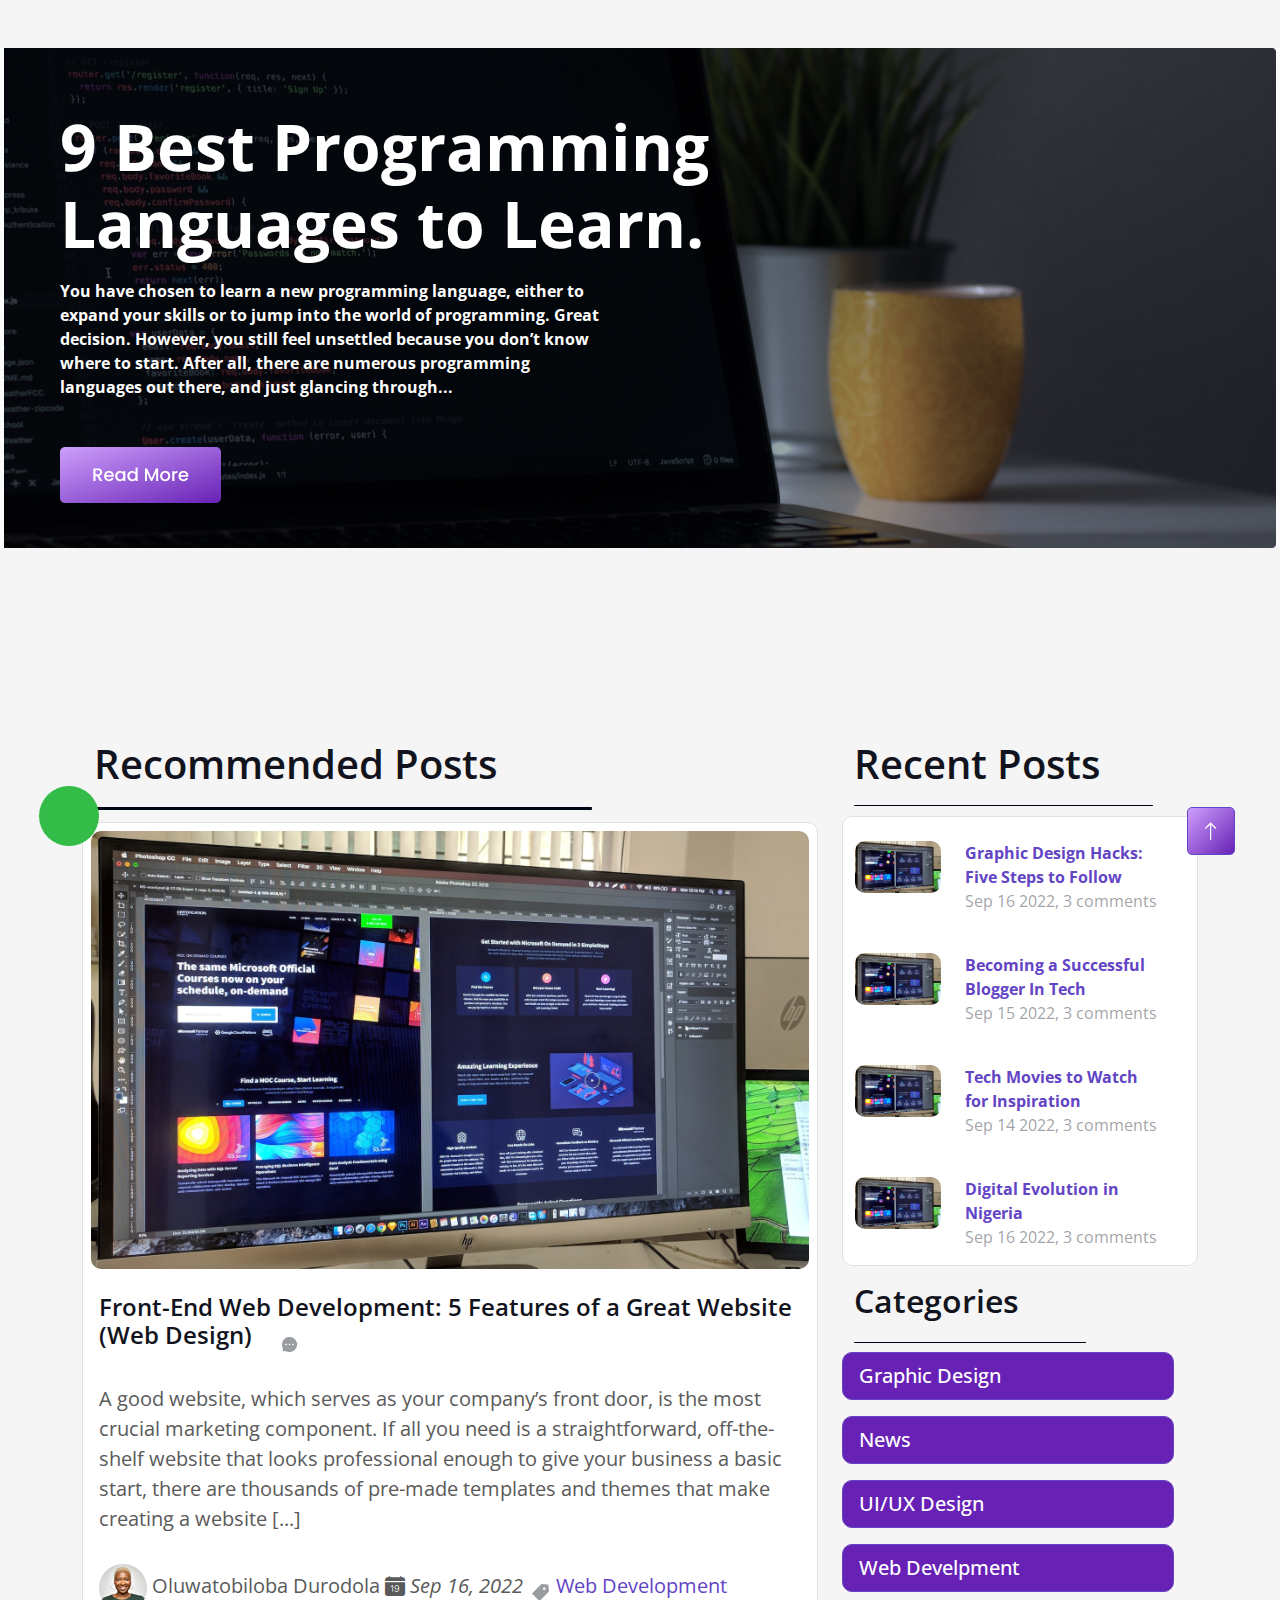
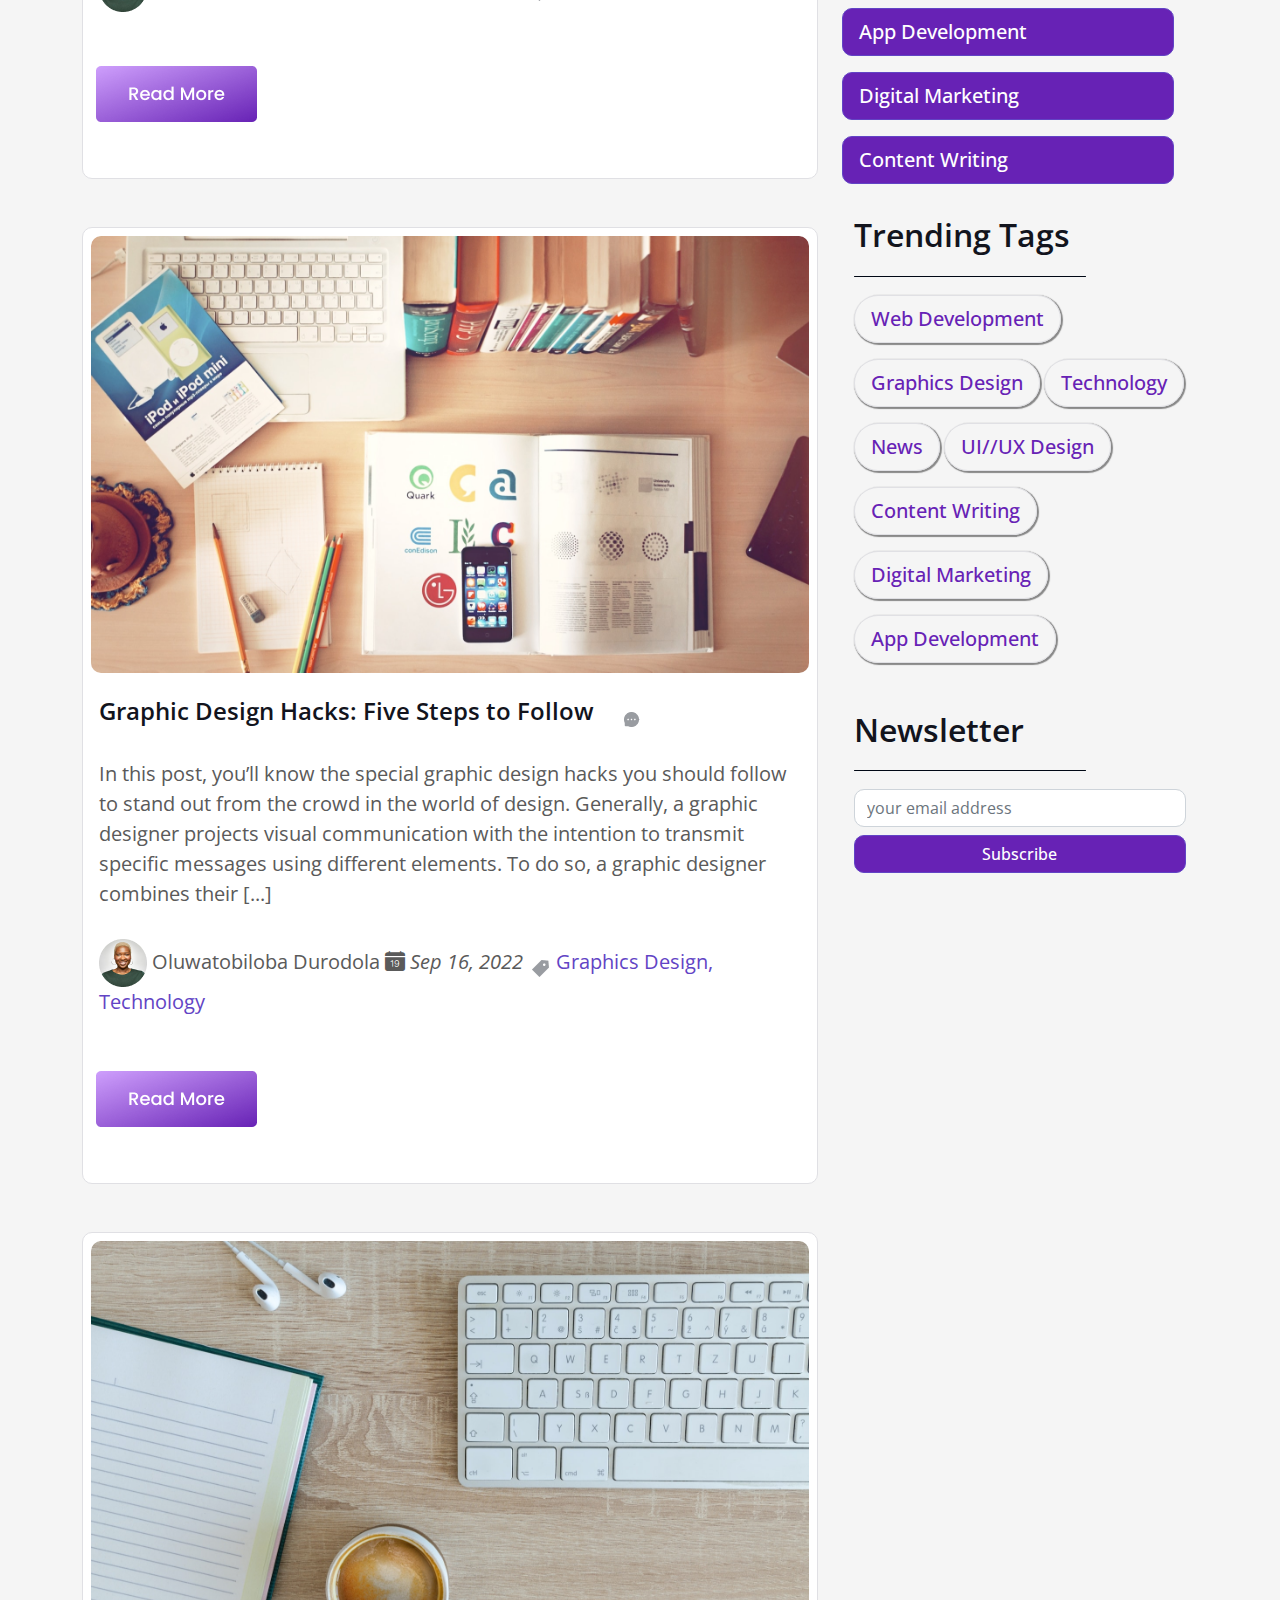
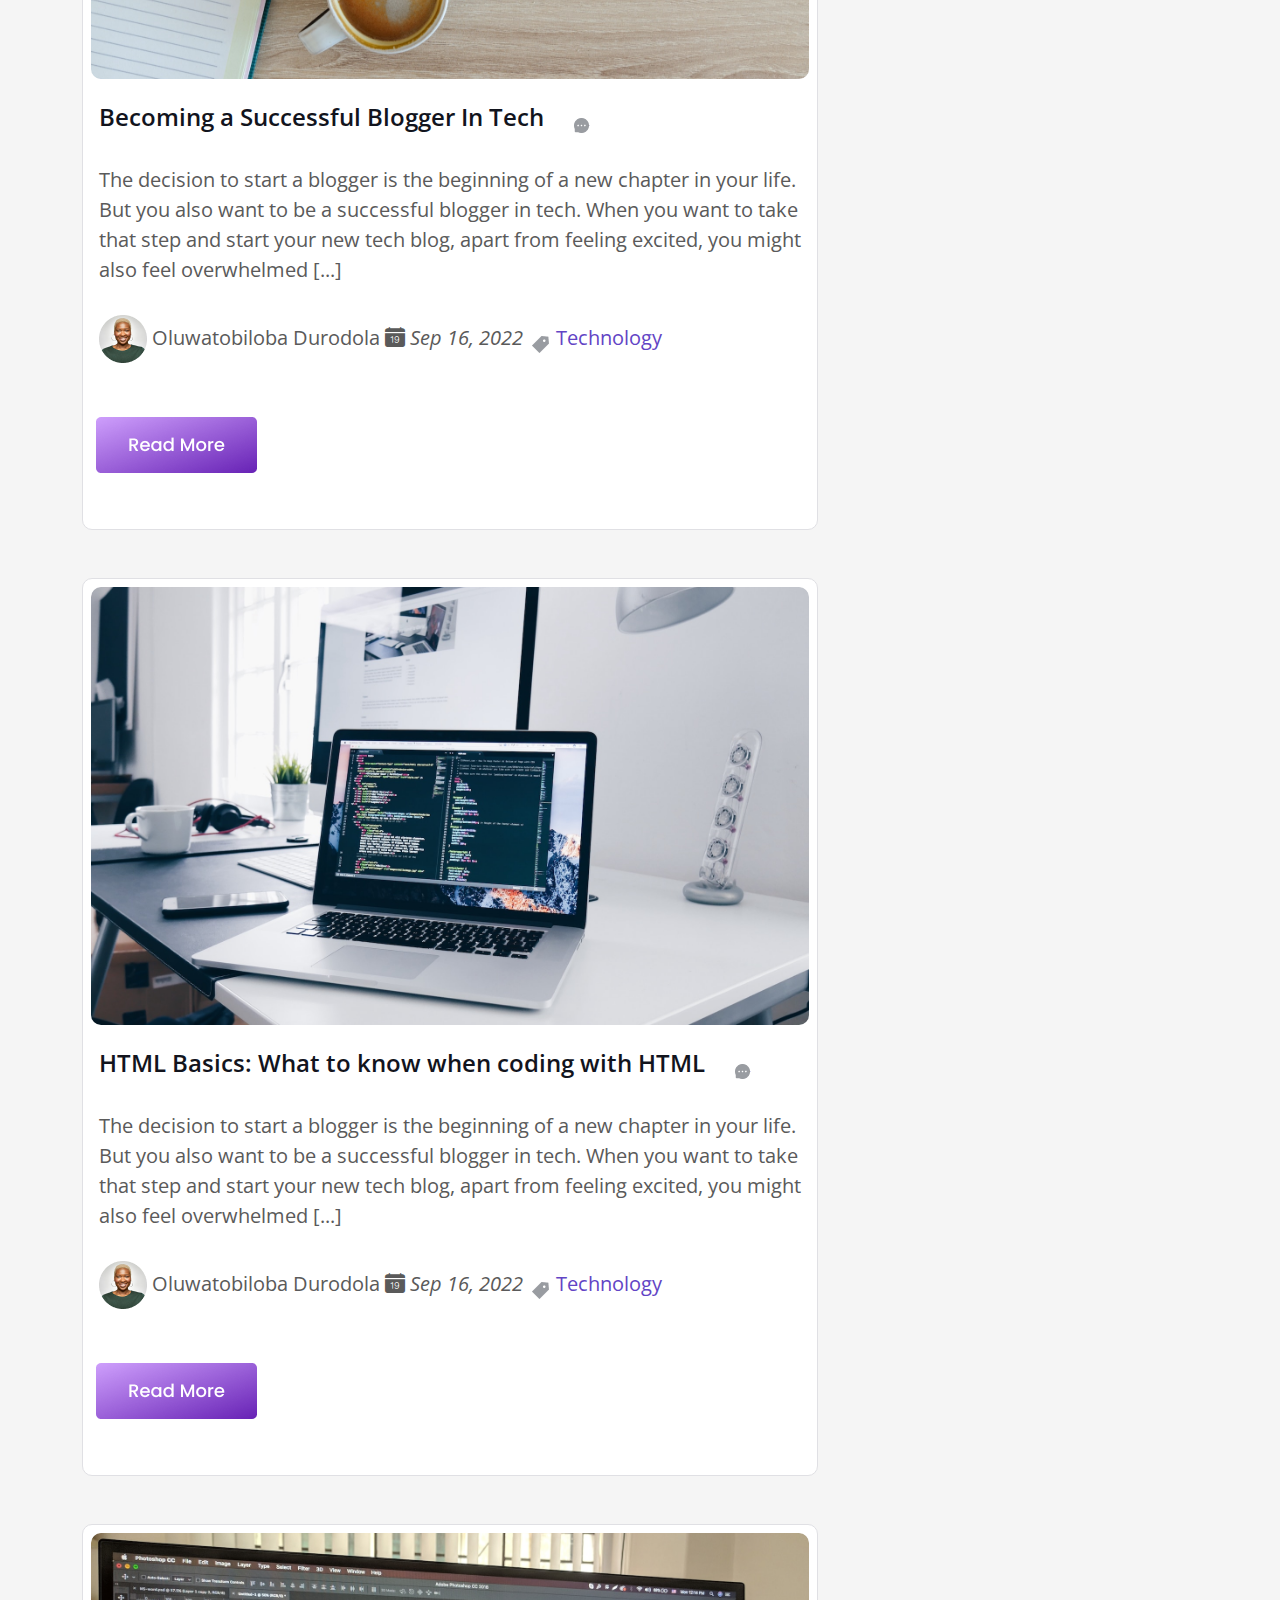
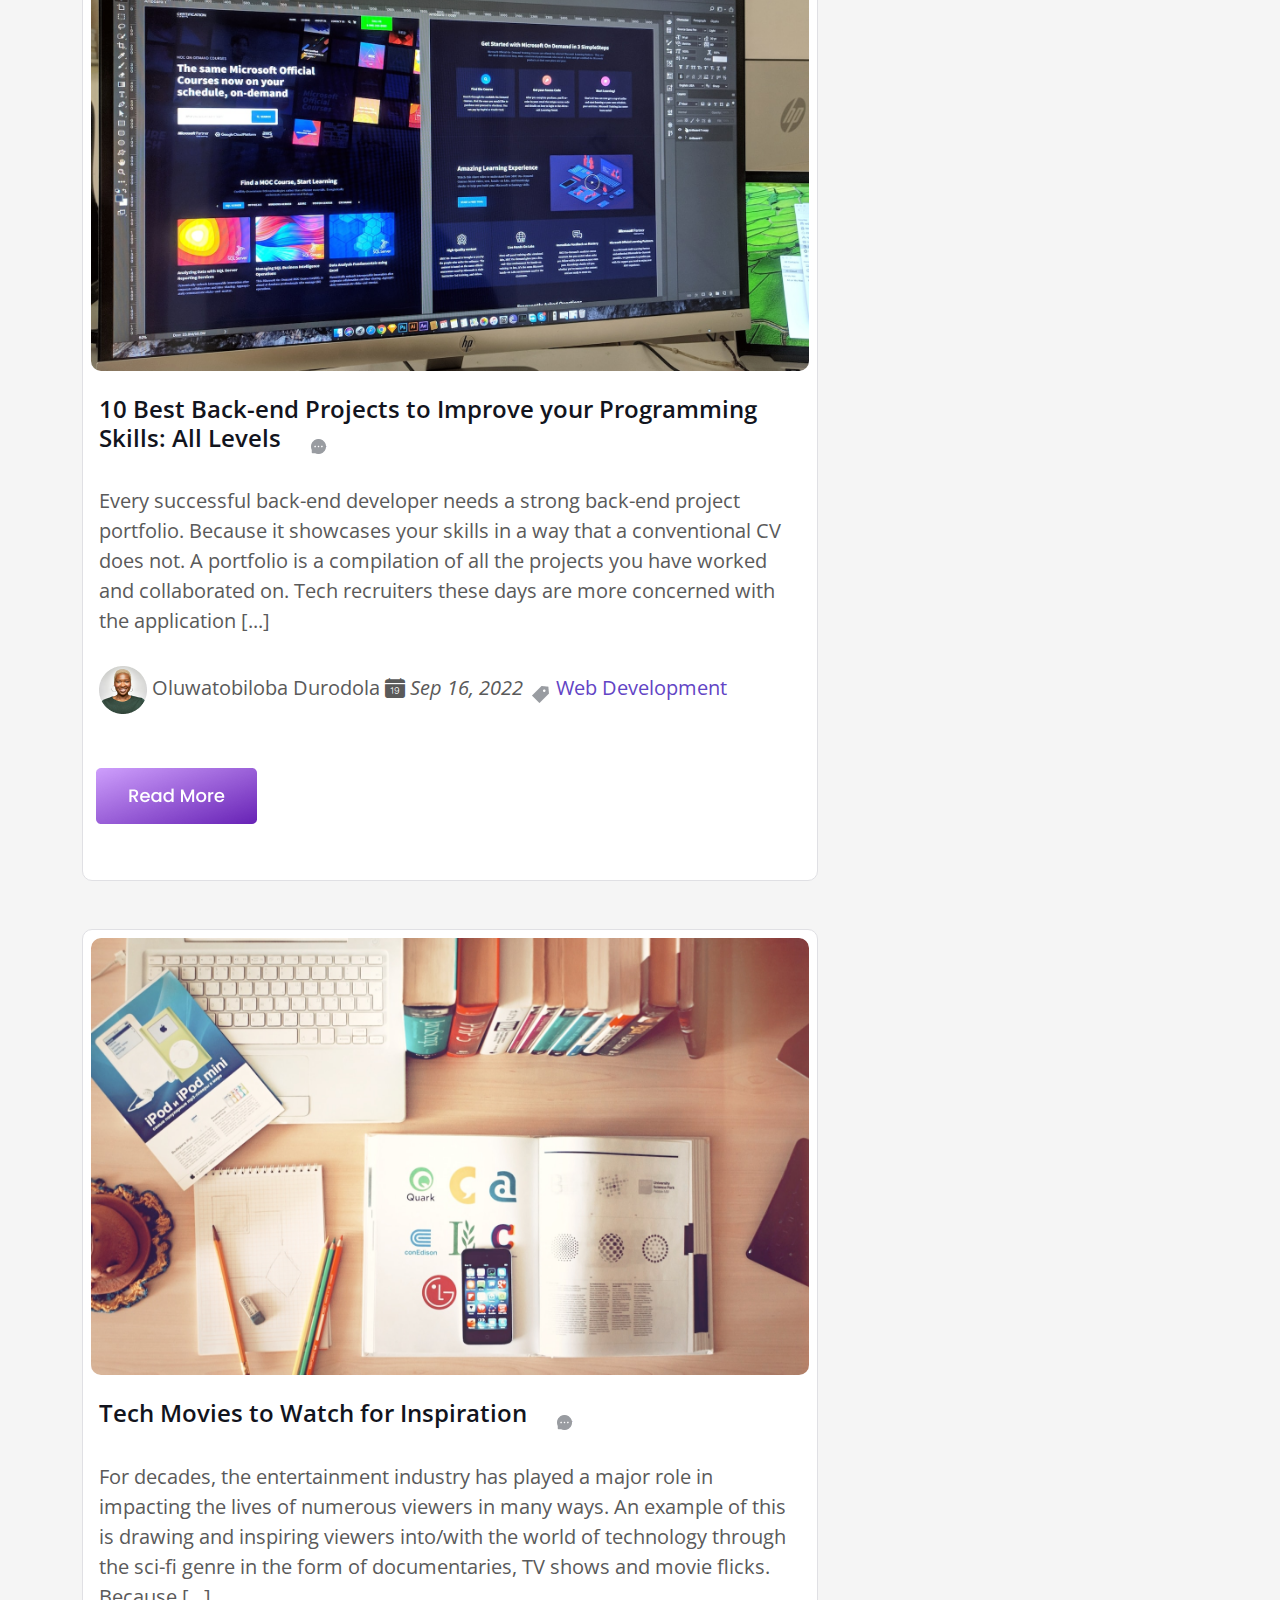
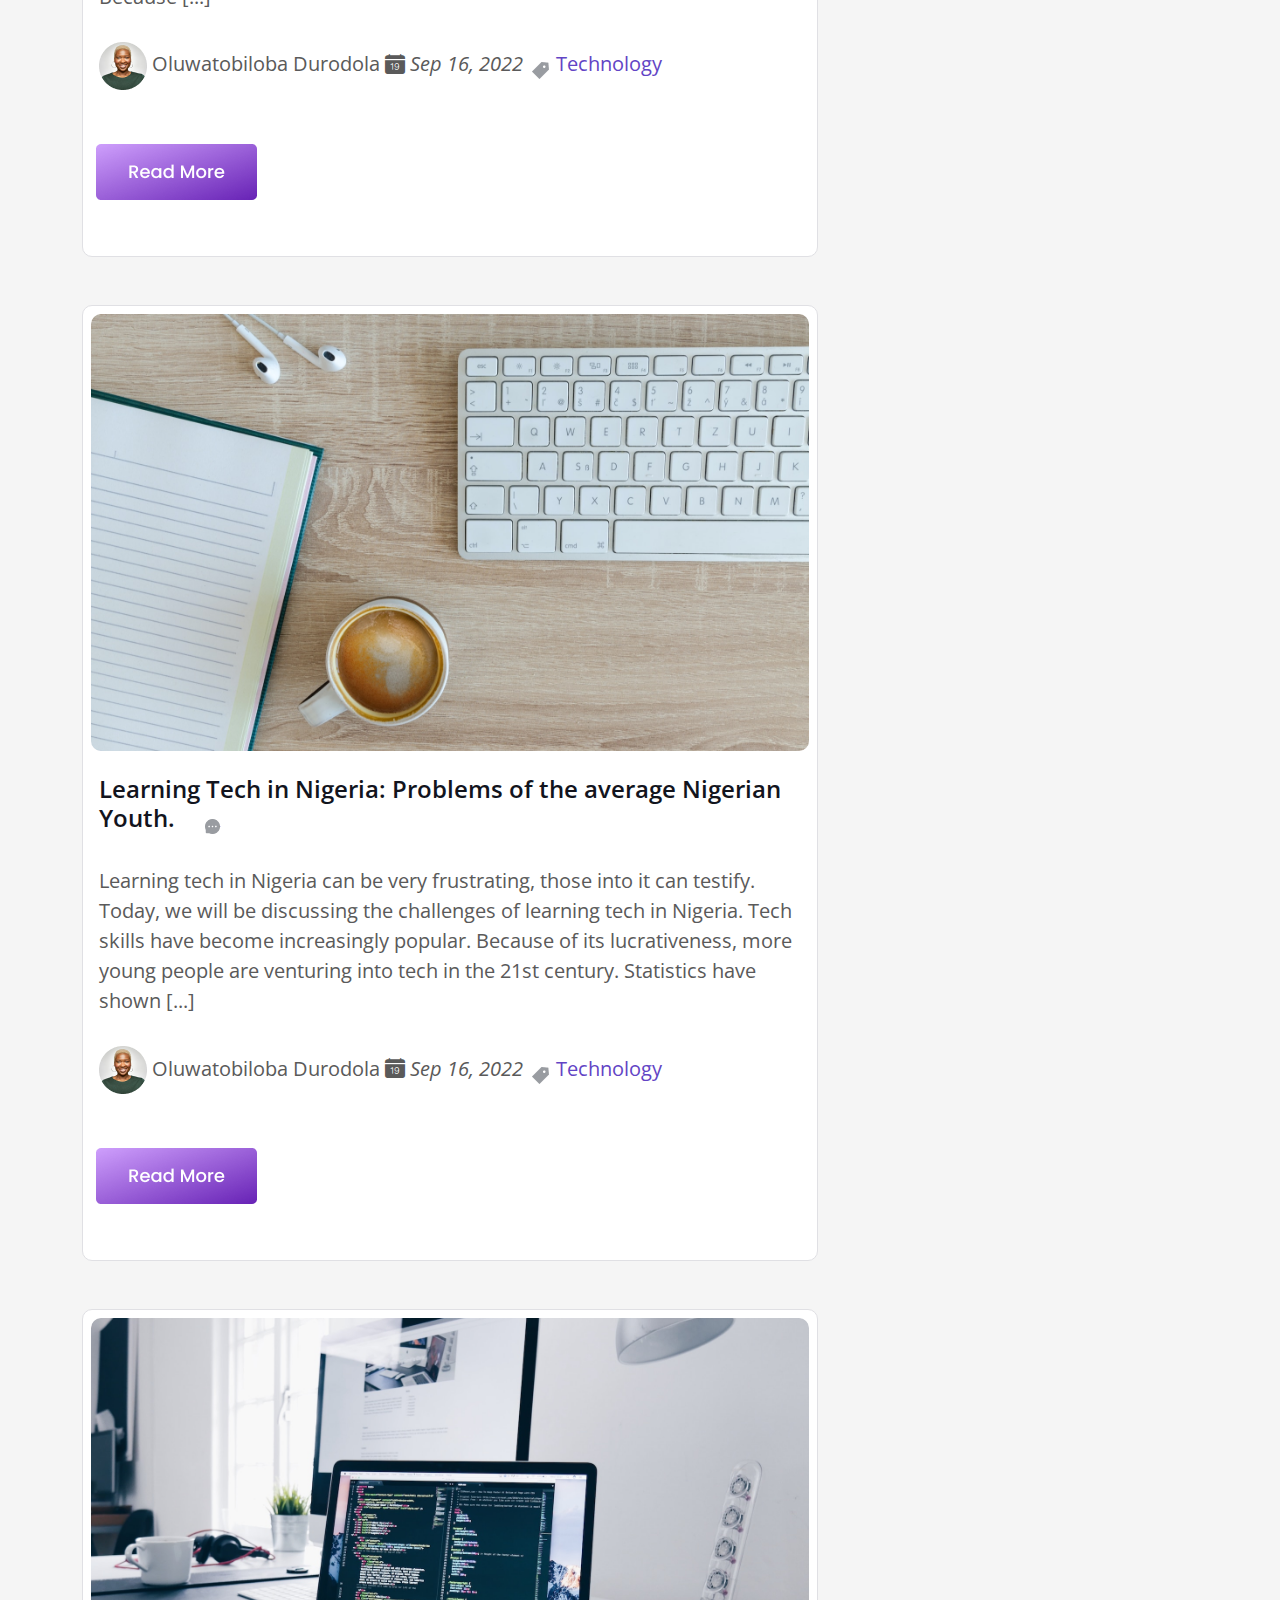
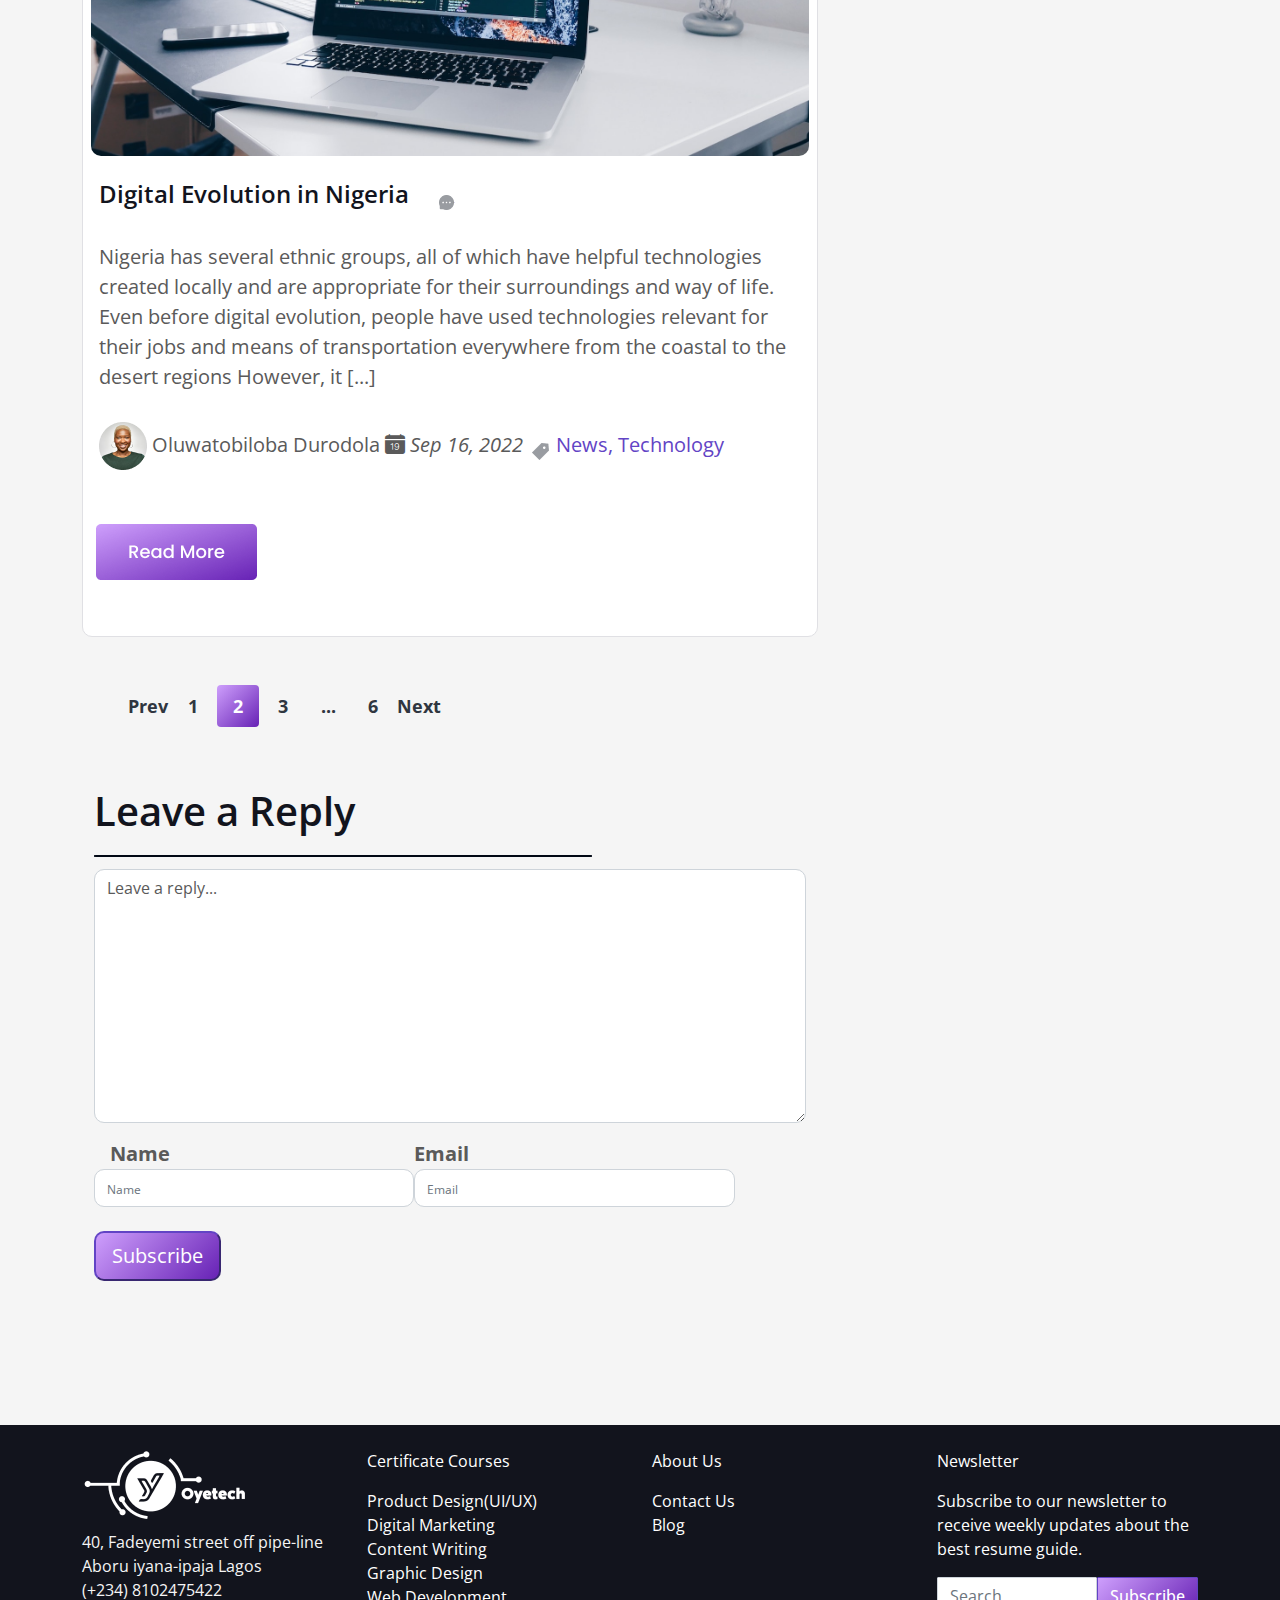
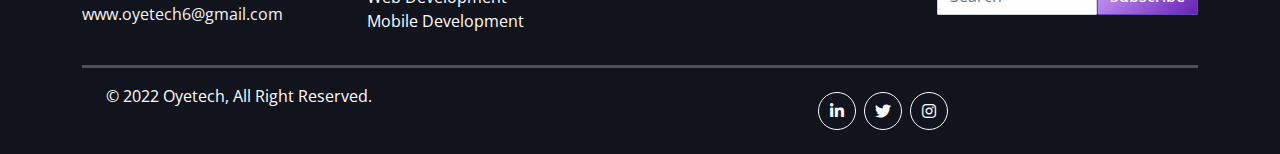
<file: blog.html>
<!DOCTYPE html>
<html lang="en">

<head>
    <meta charset="utf-8">
    <title>ProMan - Personal Portfolio HTML Template</title>
    <meta content="width=device-width, initial-scale=1.0" name="viewport">
    <meta content="" name="keywords">
    <meta content="" name="description">

    <!-- Favicon -->
    <link href="img/favicon.ico" rel="icon">
    <link class="img-fluid" rel="icon" href="img/image-3-1_1-removebg-preview.png" type="image/png">

    <!-- Google Web Fonts -->
    <link rel="preconnect" href="https://fonts.googleapis.com">
    <link rel="preconnect" href="https://fonts.gstatic.com">
    <link href="https://fonts.googleapis.com/css2?family=Open+Sans:wght@400;500;600;700;800&display=swap" rel="stylesheet"> 

    <!-- Icon Font Stylesheet -->
    <link href="https://cdnjs.cloudflare.com/ajax/libs/font-awesome/5.10.0/css/all.min.css" rel="stylesheet">
    <link href="https://cdn.jsdelivr.net/npm/bootstrap-icons@1.4.1/font/bootstrap-icons.css" rel="stylesheet">

    <!-- Libraries Stylesheet -->
    <link href="lib/animate/animate.min.css" rel="stylesheet">
    <link href="lib/lightbox/css/lightbox.min.css" rel="stylesheet">
    <link href="lib/owlcarousel/assets/owl.carousel.min.css" rel="stylesheet">

    <!-- Customized Bootstrap Stylesheet -->
    <link href="css/bootstrap.min.css" rel="stylesheet">

    <!-- Template Stylesheet -->
    <link href="css/style.css" rel="stylesheet">
</head>

<body data-bs-spy="scroll" data-bs-target=".navbar" data-bs-offset="51" style="background-color: #F5F5F5;">
    <!-- Spinner Start -->
    <div id="spinner" class="show bg-white position-fixed translate-middle w-100 vh-100 top-50 start-50 d-flex align-items-center justify-content-center">
        <div class="spinner-border text-primary" style="width: 3rem; height: 3rem;" role="status">
            <span class="sr-only">Loading...</span>
        </div>
    </div>
    <!-- Spinner End -->


    <!-- Navbar Start -->
    <nav class="navbar navbar-expand-lg bg-white navbar-light fixed-top py-lg-0 px-4 px-lg-5 wow fadeIn" data-wow-delay="0.1s">
        <a href="index.html" class="navbar-brand d-block d-lg-none">
            <img class="" src="img/image-3-1_1-removebg-preview.png">
        </a>
        <button type="button" class="navbar-toggler" data-bs-toggle="collapse" data-bs-target="#navbarCollapse">
            <span class="navbar-toggler-icon"></span>
        </button>

        <a href="index.html" class="navbar-brand py-3 px-4 mx-3 d-none d-lg-block">
            <img class="" src="img/image-3-1_1-removebg-preview.png">
        </a>

        <div class="collapse navbar-collapse justify-content-between py-4 py-lg-0" id="navbarCollapse">
            <div class="navbar-nav ms-auto py-0">
                <a href="index.html" class="nav-item nav-link">Home</a>
                <a href="#" class="nav-item nav-link">About Us</a>
                <a href="services.html" class="nav-item nav-link">Services</a>
                <a href="training.html" class="nav-item nav-link">Training</a>
                <a href="contact.html" class="nav-item nav-link">Contact Us</a>
                <a href="blog.html" class="nav-item nav-link active">Blog</a>
            </div>
            
            <div class="navbar-nav ms-auto py-0">
                <a href="#moreBlog" class="btn btn-primary py-3 px-4 me-5" style="background: linear-gradient(135deg, #CE9FFC 0%, #6722B5 100%); border-radius: 5px;">Check for more blog</a>
            </div>
        </div>
    </nav>
    <!-- Navbar End -->


    <!-- Header Start -->
    <div class="container-fluid bg-light my-6 mt-0">
            <div class="row g-3 align-items-center mt-5" id="blog" style="height: 500px;">
                <div class="col-lg-7 py-6 pb-0 pt-lg-0 ms-5">
                    <!-- <h3 class="text-primary mb-3">I'm</h3> -->
                    <h1 class="display-3 mb-3 text-white">9 Best Programming Languages to Learn.</h1>
                    <p class="display mt-3 text-white mb-5">
                        <b>You have chosen to learn a new programming language, either to<br>
                             expand your skills or to jump into the world of programming. Great<br>
                              decision. However, you still feel unsettled because you don’t know<br>
                               where to start. After all, there are numerous programming<br>
                                languages out there, and just glancing through...</b>
                    </p>

                    <a href=""><img class="" src="img/Frame 13021.png"></a>
                </div>
                
            </div>
    </div>
    <!-- Header End -->

    <!-- About Start -->
    <div class="container py-6" id="about">
        <div class="container">
            <div class="row g-5">
                <div class="col-lg-8 wow fadeInUp text-bold" data-wow-delay="0.5s" style="font-size: 20px;">
                    <h1 class="mb-1">Recommended Posts</h1>
                    <img class="" src="img/Line 22.png" style="width: 70%;">
                    <div class="row wow fadeInUp">
                        <div class="col-12 service-item flex-column bg-white rounded h-100 p-4 p-lg-2" style="border: 1px solid #E0E0E4;">
                            <div class="flex-shrink-0 mb-3">
                                <img class="img-fluid rounded" src="img/BG (1).png">
                            </div>
                            <div class="mb-5">
                                <h4 class="mb-3 p-2"> Front-End Web Development: 5 Features of a Great Website (Web Design) &nbsp; &nbsp; <span class="" style="font-size: 1px;"><img class="" src="img/Vector.png"> 3</span></h4>
                                <p class="p-2"> A good website, which serves as your company’s front door, is the most crucial marketing component. If all you need is a straightforward, off-the-shelf website that looks professional enough to give your business a basic start, there are thousands of pre-made templates and themes that make creating a website [...]<br>
                                    <br>

                                    <span class="mt-3">
                                        <img class="" src="img/Ellipse 1229.png"> Oluwatobiloba Durodola <i class="bi bi-calendar-date-fill"> Sep 16, 2022 </i><a class=""><span class="ms-1 me-1" style="font-size: 1px; color:#00071466;"><img class="" src="img/Vector (1).png"> Tag </span>Web Development</a>
                                    </span><br>
                                </p><br>
    
                                &nbsp;<a href="training.html" class="mb-3"><img class="" src="img/Frame 13021.png"></a>
                            </div>
                        </div>

                        <div class="col-md-12 service-item flex-column bg-white rounded h-100 p-4 p-lg-2 fadeInUp mt-5" style="border: 1px solid #E0E0E4;">
                            <div class="flex-shrink-0 mb-3">
                                <img class="img-fluid rounded" src="img/BG (2).png">
                            </div>
                            <div class="mb-5">
                                <h4 class="mb-3 p-2">Graphic Design Hacks: Five Steps to Follow &nbsp; &nbsp; <span class="" style="font-size: 1px;"><img class="" src="img/Vector.png"> 3</span></h4>
                                <p class="p-2">In this post, you’ll know the special graphic design hacks you should follow to stand out from the crowd in the world of design. Generally, a graphic designer projects visual communication with the intention to transmit specific messages using different elements. To do so, a graphic designer combines their [...]<br>
                                    <br>

                                    <span class="mt-3">
                                        <img class="" src="img/Ellipse 1229.png"> Oluwatobiloba Durodola <i class="bi bi-calendar-date-fill"> Sep 16, 2022 </i><a class=""><span class="ms-1 me-1" style="font-size: 1px; color:#00071466;"><img class="" src="img/Vector (1).png"> Tag </span>Graphics Design, Technology</a>
                                    </span><br>
                                </p><br>
    
                                &nbsp;<a href="training.html" class="mb-3"><img class="" src="img/Frame 13021.png"></a>
                            </div>
                        </div>

                        <div class="col-md-12 service-item flex-column bg-white rounded h-100 p-4 p-lg-2 fadeInUp mt-5" style="border: 1px solid #E0E0E4;">
                            <div class="flex-shrink-0 mb-3">
                                <img class="img-fluid rounded" src="img/BG (4).png">
                            </div>
                            <div class="mb-5">
                                <h4 class="mb-3 p-2">Becoming a Successful Blogger In Tech &nbsp; &nbsp; <span class="" style="font-size: 1px;"><img class="" src="img/Vector.png"> 3</span></h4>
                                <p class="p-2">The decision to start a blogger is the beginning of a new chapter in your life. But you also want to be a successful blogger in tech. When you want to take that step and start your new tech blog, apart from feeling excited, you might also feel overwhelmed [...]<br>
                                    <br>

                                    <span class="mt-3">
                                        <img class="" src="img/Ellipse 1229.png"> Oluwatobiloba Durodola <i class="bi bi-calendar-date-fill"> Sep 16, 2022 </i><a class=""><span class="ms-1 me-1" style="font-size: 1px; color:#00071466;"><img class="" src="img/Vector (1).png"> Tag </span>Technology</a>
                                    </span><br>
                                </p><br>
    
                                &nbsp;<a href="training.html" class="mb-3"><img class="" src="img/Frame 13021.png"></a>
                            </div>
                        </div>

                        <div class="col-md-12 service-item flex-column bg-white rounded h-100 p-4 p-lg-2 fadeInUp mt-5" style="border: 1px solid #E0E0E4;">
                            <div class="flex-shrink-0 mb-3">
                                <img class="img-fluid rounded" src="img/BG (6).png">
                            </div>
                            <div class="mb-5">
                                <h4 class="mb-3 p-2">HTML Basics: What to know when coding with HTML &nbsp; &nbsp; <span class="" style="font-size: 1px;"><img class="" src="img/Vector.png"> 3</span></h4>
                                <p class="p-2">The decision to start a blogger is the beginning of a new chapter in your life. But you also want to be a successful blogger in tech. When you want to take that step and start your new tech blog, apart from feeling excited, you might also feel overwhelmed [...]<br>
                                    <br>

                                    <span class="mt-3">
                                        <img class="" src="img/Ellipse 1229.png"> Oluwatobiloba Durodola <i class="bi bi-calendar-date-fill"> Sep 16, 2022 </i><a class=""><span class="ms-1 me-1" style="font-size: 1px; color:#00071466;"><img class="" src="img/Vector (1).png"> Tag </span>Technology</a>
                                    </span><br>
                                </p><br>
    
                                &nbsp;<a href="training.html" class="mb-3"><img class="" src="img/Frame 13021.png"></a>
                            </div>
                        </div>

                        <div class="col-md-12 service-item flex-column bg-white rounded h-100 p-4 p-lg-2 fadeInUp mt-5" style="border: 1px solid #E0E0E4;">
                            <div class="flex-shrink-0 mb-3">
                                <img class="img-fluid rounded" src="img/BG (1).png">
                            </div>
                            <div class="mb-5">
                                <h4 class="mb-3 p-2">10 Best Back-end Projects to Improve your Programming Skills: All Levels &nbsp; &nbsp; <span class="" style="font-size: 1px;"><img class="" src="img/Vector.png"> 3</span></h4>
                                <p class="p-2">Every successful back-end developer needs a strong back-end project portfolio. Because it showcases your skills in a way that a conventional CV does not.  A portfolio is a compilation of all the projects you have worked and collaborated on. Tech recruiters these days are more concerned with the application [...]<br>
                                    <br>

                                    <span class="mt-3">
                                        <img class="" src="img/Ellipse 1229.png"> Oluwatobiloba Durodola <i class="bi bi-calendar-date-fill"> Sep 16, 2022 </i><a class=""><span class="ms-1 me-1" style="font-size: 1px; color:#00071466;"><img class="" src="img/Vector (1).png"> Tag </span>Web Development</a>
                                    </span><br>
                                </p><br>
    
                                &nbsp;<a href="training.html" class="mb-3"><img class="" src="img/Frame 13021.png"></a>
                            </div>
                        </div>

                        <div class="col-md-12 service-item flex-column bg-white rounded h-100 p-4 p-lg-2 fadeInUp mt-5" style="border: 1px solid #E0E0E4;">
                            <div class="flex-shrink-0 mb-3">
                                <img class="img-fluid rounded" src="img/BG (2).png">
                            </div>
                            <div class="mb-5">
                                <h4 class="mb-3 p-2">Tech Movies to Watch for Inspiration &nbsp; &nbsp; <span class="" style="font-size: 1px;"><img class="" src="img/Vector.png"> 3</span></h4>
                                <p class="p-2">For decades, the entertainment industry has played a major role in impacting the lives of numerous viewers in many ways. An example of this is drawing and inspiring viewers into/with the world of technology through the sci-fi genre in the form of documentaries, TV shows and movie flicks. Because [...]<br>
                                    <br>

                                    <span class="mt-3">
                                        <img class="" src="img/Ellipse 1229.png"> Oluwatobiloba Durodola <i class="bi bi-calendar-date-fill"> Sep 16, 2022 </i><a class=""><span class="ms-1 me-1" style="font-size: 1px; color:#00071466;"><img class="" src="img/Vector (1).png"> Tag </span>Technology</a>
                                    </span><br>
                                </p><br>
    
                                &nbsp;<a href="training.html" class="mb-3"><img class="" src="img/Frame 13021.png"></a>
                            </div>
                        </div>

                        <div class="col-md-12 service-item flex-column bg-white rounded h-100 p-4 p-lg-2 fadeInUp mt-5" style="border: 1px solid #E0E0E4;">
                            <div class="flex-shrink-0 mb-3">
                                <img class="img-fluid rounded" src="img/BG (4).png">
                            </div>
                            <div class="mb-5">
                                <h4 class="mb-3 p-2">Learning Tech in Nigeria: Problems of the average Nigerian Youth. &nbsp; &nbsp; <span class="" style="font-size: 1px;"><img class="" src="img/Vector.png"> 3</span></h4>
                                <p class="p-2">Learning tech in Nigeria can be very frustrating, those into it can testify. Today, we will be discussing the challenges of learning tech in Nigeria. Tech skills have become increasingly popular. Because of its lucrativeness, more young people are venturing into tech in the 21st century.  Statistics have shown [...]<br>
                                    <br>

                                    <span class="mt-3">
                                        <img class="" src="img/Ellipse 1229.png"> Oluwatobiloba Durodola <i class="bi bi-calendar-date-fill"> Sep 16, 2022 </i><a class=""><span class="ms-1 me-1" style="font-size: 1px; color:#00071466;"><img class="" src="img/Vector (1).png"> Tag </span>Technology</a>
                                    </span><br>
                                </p><br>
    
                                &nbsp;<a href="training.html" class="mb-3"><img class="" src="img/Frame 13021.png"></a>
                            </div>
                        </div>

                        <div class="col-md-12 service-item flex-column bg-white rounded h-100 p-4 p-lg-2 fadeInUp mt-5" style="border: 1px solid #E0E0E4;">
                            <div class="flex-shrink-0 mb-3">
                                <img class="img-fluid rounded" src="img/BG (6).png">
                            </div>
                            <div class="mb-5">
                                <h4 class="mb-3 p-2">Digital Evolution in Nigeria &nbsp; &nbsp; <span class="" style="font-size: 1px;"><img class="" src="img/Vector.png"> 3</span></h4>
                                <p class="p-2">Nigeria has several ethnic groups, all of which have helpful technologies created locally and are appropriate for their surroundings and way of life. Even before digital evolution, people have used technologies relevant for their jobs and means of transportation everywhere from the coastal to the desert regions However, it [...]<br>
                                    <br>

                                    <span class="mt-3">
                                        <img class="" src="img/Ellipse 1229.png"> Oluwatobiloba Durodola <i class="bi bi-calendar-date-fill"> Sep 16, 2022 </i><a class=""><span class="ms-1 me-1" style="font-size: 1px; color:#00071466;"><img class="" src="img/Vector (1).png"> Tag </span>News, Technology</a>
                                    </span><br>
                                </p><br>
    
                                &nbsp;<a href="training.html" class="mb-3"><img class="" src="img/Frame 13021.png"></a>
                            </div>
                        </div>

                        <!-- Pagination Starts -->
                            <nav class="mt-5">
                            <ul class="pager">
                                <li class="pager__item pager__item--prev"><a class="pager__link" href="#">Prev</a></li>
                                <li class="pager__item"><a class="pager__link" href="#">1</a></li>
                                <li class="pager__item active"><a class="pager__link" href="#">2</a></li>
                                <li class="pager__item"><a class="pager__link" href="#">3</a></li>
                                <li class="pager__item"><a class="pager__link" href="#">...</a></li>
                                <li class="pager__item"><a class="pager__link" href="#">6</a></li>
                                <li class="pager__item pager__item--next"><a class="pager__link" href="#">
                                    Next</a></li>
                            </ul>
                            </nav>
                        <!-- Pagination Ends -->
                    </div>

                    <h1 class="mb-1">Leave a Reply</h1>
                    <img class="" src="img/Line 22.png" style="width: 70%;">
                    <form action="" method="post">
                        <div>
                            <textarea class="form-control" name="comment" id="comment" rows="10" cols="5" placeholder="Leave a reply...">Leave a reply...</textarea>
                        </div>
                        <div class="d-flex mt-3 input-container">
                            <div class="input-line">
                                <label for="card" class="ms-3"><b>Name</b></label>
                                <input class="form-control" type="text" name="name" id="name" placeholder="Name">
                            </div>
                            <div class="input-line" style="text-align: end;">
                                <label for="card" class="text-end"><b>Email</b></label>
                                <input class="form-control" type="text" name="email" id="email" placeholder="Email">          
                            </div>
                        </div>
                        <div class="mt-2">
                            <button class="btn-lg btn-primary" type="submit" style="background: linear-gradient(135deg, #CE9FFC 0%, #6722B5 100%);
                            ">Subscribe</button>
                        </div>
                    </form>
                </div>
                <div class="col-lg-4 wow fadeInUp" data-wow-delay="0.1s">
                    <h1 class="mb-1" id="moreBlog">Recent Posts</h1>
                    <img class="" src="img/Line 22.png" style="width: 90%;">
                    <div class="row rounded bg-white" style="border: 1px solid #E0E0E4;">
                        <div class="row justify-content-around mt-4">
                            <div class="col-lg-4">
                                <img class="img-fluid rounded" src="img/BG (1).png">
                            </div>
                            <div class="col-md-8">
                                <p class="text-primary">
                                    <b>Graphic Design Hacks: Five Steps to Follow</b><br>
                                    <span class="" style="color:#00071466;">Sep 16 2022, <span>3 comments</span></span>
                                </p>
                            </div>
                        </div>
                        <div class="row justify-content-around mt-4">
                            <div class="col-lg-4">
                                <img class="img-fluid rounded" src="img/BG (1).png">
                            </div>
                            <div class="col-md-8">
                                <p class="text-primary">
                                    <b>Becoming a Successful Blogger In Tech</b><br>
                                    <span class="" style="color:#00071466;">Sep 15 2022, <span>3 comments</span></span>
                                </p>
                            </div>
                        </div>
                        <div class="row justify-content-around mt-4">
                            <div class="col-lg-4">
                                <img class="img-fluid rounded" src="img/BG (1).png">
                            </div>
                            <div class="col-md-8">
                                <p class="text-primary">
                                    <b>Tech Movies to Watch for Inspiration</b><br>
                                    <span class="" style="color:#00071466;">Sep 14 2022, <span>3 comments</span></span>
                                </p>
                            </div>
                        </div>
                        <div class="row justify-content-around mt-4">
                            <div class="col-lg-4">
                                <img class="img-fluid rounded" src="img/BG (1).png">
                            </div>
                            <div class="col-md-8">
                                <p class="text-primary">
                                    <b>Digital Evolution in Nigeria</b><br>
                                    <span class="" style="color:#00071466;">Sep 16 2022, <span>3 comments</span></span>
                                </p>
                            </div>
                        </div>
                    </div>

                    <h2 class="mt-3">Categories</h2>
                    <img class="" src="img/Line 22.png" style="width: 70%;">
                    <div>
                        <p href="" class="btn btn-primary btn-lg row text-md-start btn-p">Graphic Design</p>
                    </div>
                    <div>
                        <p href="" class="btn btn-primary btn-lg row text-md-start btn-p" style="width: 100%;">News</p>
                    </div>
                    <div>
                        <p href="" class="btn btn-primary btn-lg row text-md-start btn-p" style="width: 100%;">UI/UX Design</p>
                    </div>
                    <div>
                        <p href="" class="btn btn-primary btn-lg row text-md-start btn-p" style="width: 100%;">Web Develpment</p>
                    </div>
                    <div>
                        <p href="" class="btn btn-primary btn-lg row text-md-start btn-p" style="width: 100%;">App Development</p>
                    </div>
                    <div>
                        <p href="" class="btn btn-primary btn-lg row text-md-start btn-p" style="width: 100%;">Digital Marketing</p>
                    </div>
                    <div>
                        <p href="" class="btn btn-primary btn-lg row text-md-start btn-p" style="width: 100%;">Content Writing</p>
                    </div>

                    <h2 class="mt-3">Trending Tags</h2>
                    <img class="" src="img/Line 22.png" style="width: 70%;">
                    <div class="">
                        <span class="btn btn-outline-primary btn-lg mt-2 btn-span">Web Development</span>
                        <span class="btn btn-outline-primary btn-lg mt-3 btn-span">Graphics Design</span>
                        <span class="btn btn-outline-primary btn-lg mt-3 btn-span">Technology</span>
                        <span class="btn btn-outline-primary btn-lg mt-3 btn-span">News</span>
                        <span class="btn btn-outline-primary btn-lg mt-3 btn-span">UI//UX Design</span>
                        <span class="btn btn-outline-primary btn-lg mt-3 btn-span">Content Writing</span>
                        <span class="btn btn-outline-primary btn-lg mt-3 btn-span">Digital Marketing</span>
                        <span class="btn btn-outline-primary btn-lg mt-3 btn-span">App Development</span>
                    </div>

                    <h2 class="mt-5">Newsletter</h2>
                    <img class="" src="img/Line 22.png" style="width: 70%;">
                    <div class="row">
                        <form class="" action="" method="post">
                            <input type="email" placeholder="your email address" class="mt-2 form-control">
                            <button class="btn btn-primary mt-2" style="width: 100%; background-color: #6722B5;">Subscribe</button>
                        </form>
                    </div>
                </div>
            </div>
        </div>
    </div>
    <!-- About End -->

    <!-- Copyright Start -->
    <div class="container-fluid bg-dark text-white py-4 mt-5">
        <div class="container">
            <div class="row">
                <div class="col-md-3 text-center text-md-start mb-3 mb-md-0">
                    <a href="#"><img class="" src="img/image 26.png"></a>
                    <p class="mt-2" style="color: #F5F5F5;">40, Fadeyemi street off pipe-line Aboru iyana-ipaja Lagos<br>
                        (+234) 8102475422
                        www.oyetech6@gmail.com
                    </p>
                </div>
                <div class="col-md-3 text-center text-md-start">
                    <p>Certificate Courses</p>
                    <p>
                        Product Design(UI/UX)<br>
                        Digital Marketing<br>
                        Content Writing<br>
                        Graphic Design<br>
                        Web Development<br>
                        Mobile Development<br>
                    </p>
                </div>
                <div class="col-md-3 text-center text-md-start mb-3 mb-md-0">
                    <p>About Us</p>
                    <p>
                        <a href="" class="text-white">Contact Us</a><br>
                        <a href="" class="text-white">Blog</a>
                    </p>
                </div>
                <div class="col-md-3 text-center text-md-start mb-3 mb-md-0">
                    <p>Newsletter</p>
                    <p>
                        Subscribe to our newsletter to receive weekly updates about the best resume guide.
                    </p>
                    <form class="" action="" method="">
                        <div class="d-flex">
                            <input class="form-control" type="search" placeholder="Search" aria-label="Search" style="border-radius: 1px;">
                            <button class="btn btn-primary" type="submit" style="background: linear-gradient(135deg, #CE9FFC 0%, #6722B5 100%); border-radius: 1px;">Subscribe</button>
                        </div>
                    </form>
                </div>
            </div>
            <hr size="5%" color="#F5F5F5" width="100%">
            <div class="row justify-content-between container">
                <div class="col-md-4">
                    &copy;  2022 Oyetech, All Right Reserved.
                </div>
                <div class="col-md-4 d-flex pt-2 text-md-end">
                    <a class="btn btn-square btn-outline-light me-2 rounded-circle" href="https://www.linkedin.com/company/oyetech/" target="_blank"><i class="fab fa-linkedin-in"></i></a>
                    <a class="btn btn-square btn-outline-light me-2 rounded-circle" href="https://twitter.com/oyetechhq?t=8N119oDbNxmq5eB1YZVXkw&s=09" target="_blank"><i class="fab fa-twitter"></i></a>
                    <a class="btn btn-square btn-outline-light me-2 rounded-circle" href="https://www.instagram.com/oyetechhq?r=nametag" target="_blank"><i class="fab fa-instagram"></i></a>
                </div>
            </div>
        </div>
    </div>
<!-- Copyright End -->


<!-- Back to Top -->
<a href="#" class="btn btn-lg btn-primary btn-lg-square back-to-top" style="background: linear-gradient(135deg, #CE9FFC 0%, #6722B5 100%); border-radius: 5px;"><i class="bi bi-arrow-up"></i></a>

<a href="https://chat.whatsapp.com/K3xtXhxD1mh0F84XnXJz21" target="_blank" class="btn btn-lg btn-success btn-lg-square rounded-circle whatsapp"><i class="bi bi-whatsapp text-white"></i></a>


    <!-- JavaScript Libraries -->
    <script src="https://code.jquery.com/jquery-3.4.1.min.js"></script>
    <script src="https://cdn.jsdelivr.net/npm/bootstrap@5.0.0/dist/js/bootstrap.bundle.min.js"></script>
    <script src="lib/wow/wow.min.js"></script>
    <script src="lib/easing/easing.min.js"></script>
    <script src="lib/waypoints/waypoints.min.js"></script>
    <script src="lib/typed/typed.min.js"></script>
    <script src="lib/counterup/counterup.min.js"></script>
    <script src="lib/owlcarousel/owl.carousel.min.js"></script>
    <script src="lib/isotope/isotope.pkgd.min.js"></script>
    <script src="lib/lightbox/js/lightbox.min.js"></script>

    <!-- Template Javascript -->
    <script src="js/main.js"></script>
</body>

</html>
</file>
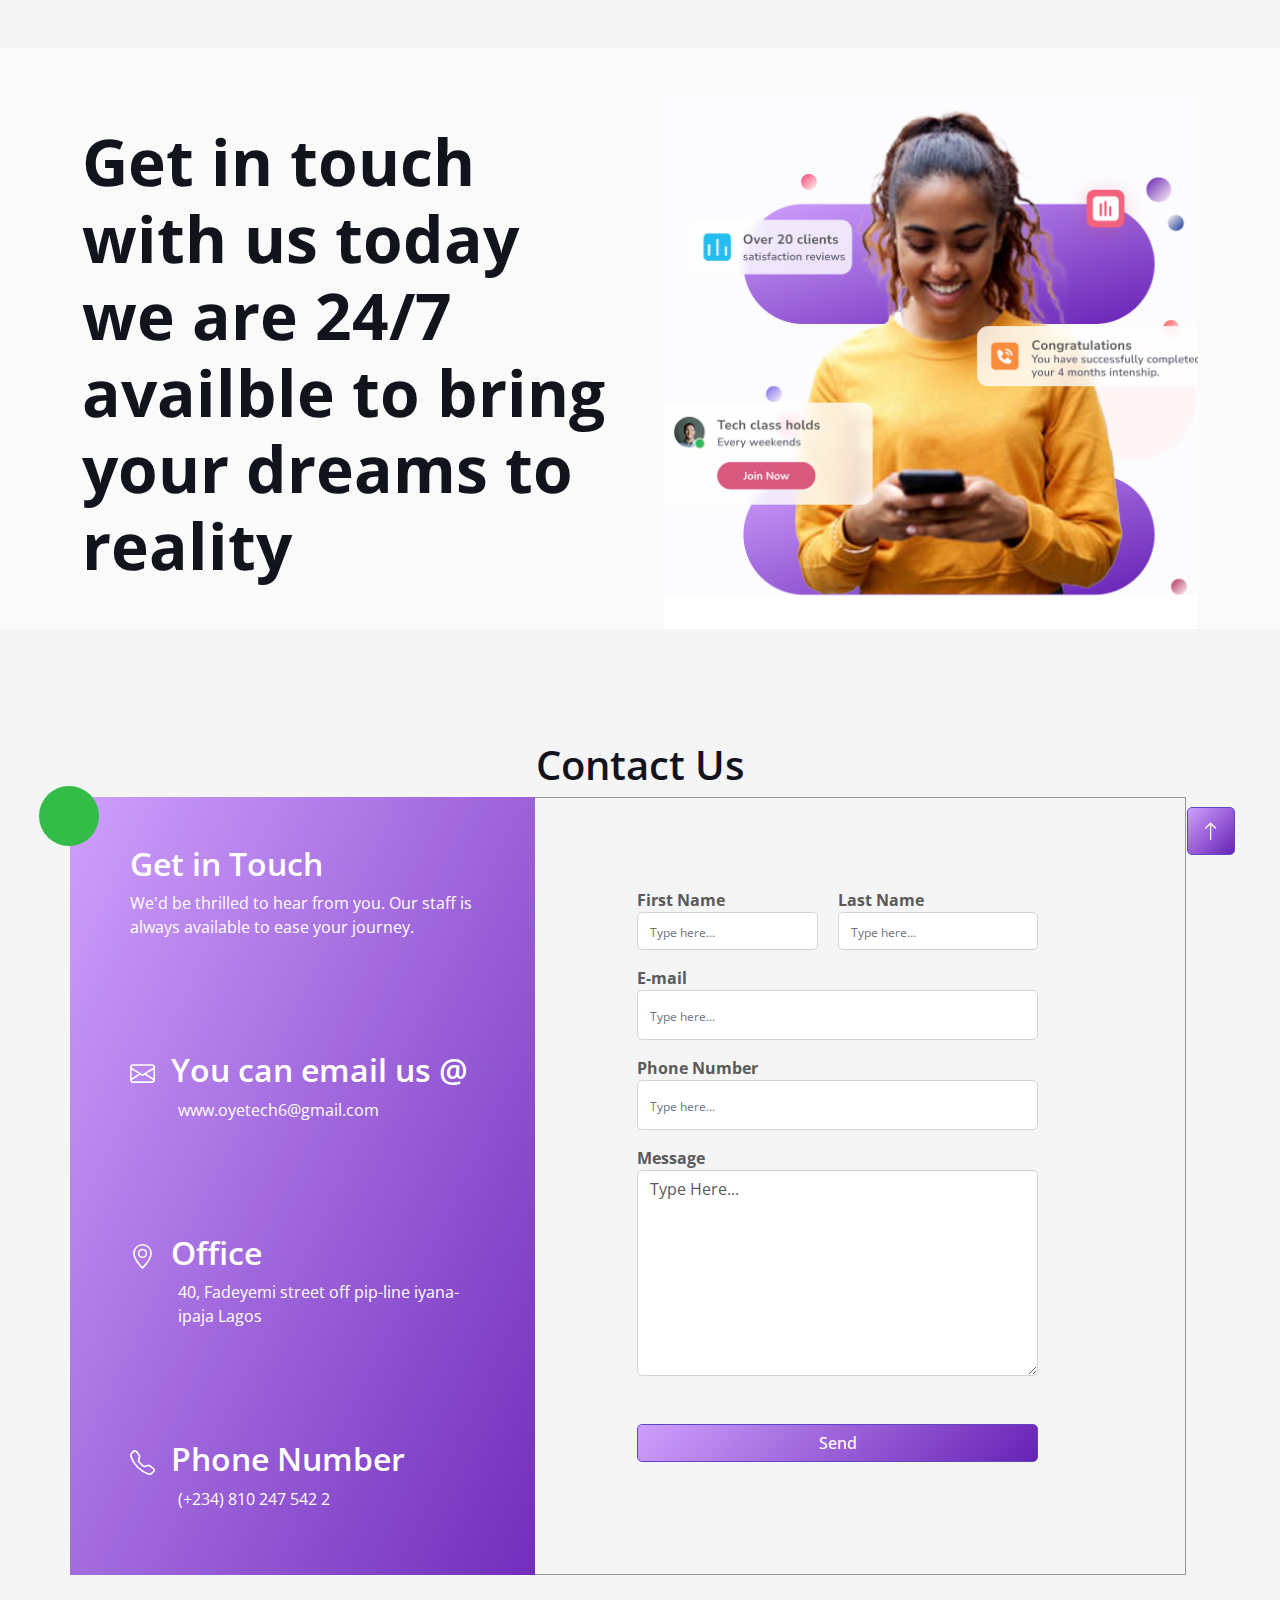
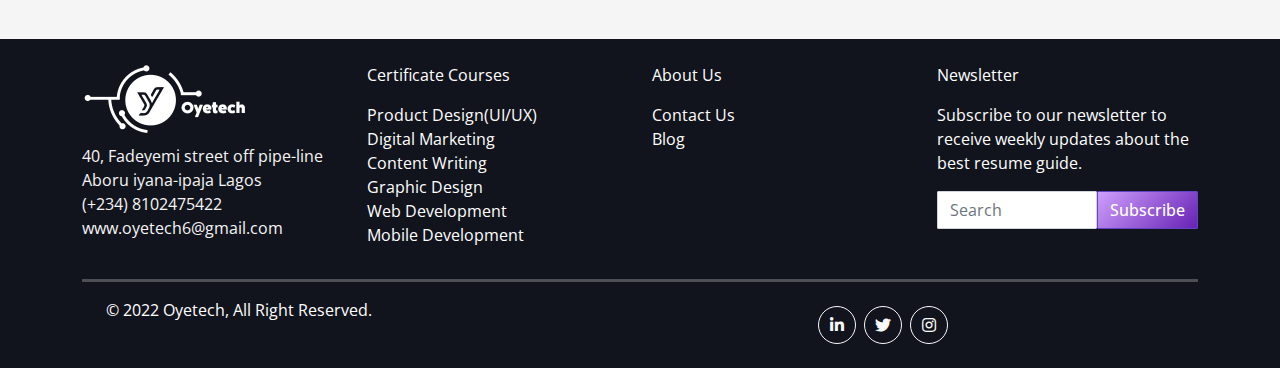
<file: contact.html>
<!DOCTYPE html>
<html lang="en">

<head>
    <meta charset="utf-8">
    <title>ProMan - Personal Portfolio HTML Template</title>
    <meta content="width=device-width, initial-scale=1.0" name="viewport">
    <meta content="" name="keywords">
    <meta content="" name="description">

    <!-- Favicon -->
    <link href="img/favicon.ico" rel="icon">
    <link class="img-fluid" rel="icon" href="img/image-3-1_1-removebg-preview.png" type="image/png">

    <!-- Google Web Fonts -->
    <link rel="preconnect" href="https://fonts.googleapis.com">
    <link rel="preconnect" href="https://fonts.gstatic.com">
    <link href="https://fonts.googleapis.com/css2?family=Open+Sans:wght@400;500;600;700;800&display=swap" rel="stylesheet"> 

    <!-- Icon Font Stylesheet -->
    <link href="https://cdnjs.cloudflare.com/ajax/libs/font-awesome/5.10.0/css/all.min.css" rel="stylesheet">
    <link href="https://cdn.jsdelivr.net/npm/bootstrap-icons@1.4.1/font/bootstrap-icons.css" rel="stylesheet">

    <!-- Libraries Stylesheet -->
    <link href="lib/animate/animate.min.css" rel="stylesheet">
    <link href="lib/lightbox/css/lightbox.min.css" rel="stylesheet">
    <link href="lib/owlcarousel/assets/owl.carousel.min.css" rel="stylesheet">

    <!-- Customized Bootstrap Stylesheet -->
    <link href="css/bootstrap.min.css" rel="stylesheet">

    <!-- Template Stylesheet -->
    <link href="css/style.css" rel="stylesheet">
</head>

<body data-bs-spy="scroll" data-bs-target=".navbar" data-bs-offset="51" style="background-color: #F5F5F5;">
    <!-- Spinner Start -->
    <div id="spinner" class="show bg-white position-fixed translate-middle w-100 vh-100 top-50 start-50 d-flex align-items-center justify-content-center">
        <div class="spinner-border text-primary" style="width: 3rem; height: 3rem;" role="status">
            <span class="sr-only">Loading...</span>
        </div>
    </div>
    <!-- Spinner End -->


    <!-- Navbar Start -->
    <nav class="navbar navbar-expand-lg bg-white navbar-light fixed-top py-lg-0 px-4 px-lg-5 wow fadeIn" data-wow-delay="0.1s">
        <a href="index.html" class="navbar-brand d-block d-lg-none">
            <img class="" src="img/image-3-1_1-removebg-preview.png">
        </a>
        <button type="button" class="navbar-toggler" data-bs-toggle="collapse" data-bs-target="#navbarCollapse">
            <span class="navbar-toggler-icon"></span>
        </button>

        <a href="index.html" class="navbar-brand py-3 px-4 mx-3 d-none d-lg-block">
            <img class="" src="img/image-3-1_1-removebg-preview.png">
        </a>

        <div class="collapse navbar-collapse justify-content-between py-4 py-lg-0" id="navbarCollapse">
            <div class="navbar-nav ms-auto py-0">
                <a href="index.html" class="nav-item nav-link">Home</a>
                <a href="about.html" class="nav-item nav-link">About Us</a>
                <a href="services.html" class="nav-item nav-link">Services</a>
                <a href="training.html" class="nav-item nav-link">Training</a>
                <a href="#" class="nav-item nav-link active">Contact Us</a>
                <a href="blog.html" class="nav-item nav-link">Blog</a>
            </div>
            
            <div class="navbar-nav ms-auto py-0">
                <a href="blog.html" class="btn btn-primary py-3 px-4 me-5" style="background: linear-gradient(135deg, #CE9FFC 0%, #6722B5 100%); border-radius: 5px;">Check for more blog</a>
            </div>
        </div>
    </nav>
    <!-- Navbar End -->


    <!-- Header Start -->
    <div class="container-fluid bg-light my-6 mt-0" id="home">
        <div class="container">
            <div class="row g-5 align-items-center mt-5">
                <div class="col-lg-6 py-6 pb-0 pt-lg-0">
                    <!-- <h3 class="text-primary mb-3">I'm</h3> -->
                    <h1 class="display-3 mb-3">Get in touch with us today we are 24/7 availble to bring your dreams to reality</h1>
                    <!-- <h2 class="typed-text-output d-inline text-primary"></h2>
                    <div class="typed-text d-none text-primary">
                        
                    </div> -->
                </div>
                <div class="col-lg-6" id="home2">
                    <img class="img-fluid" src="img/Screenshot (49).png" alt="">
                </div>
            </div>
        </div>
    </div>
    <!-- Header End -->

    <!-- Who we are -->
    
    <!-- Who we are -->

    <!-- About Start -->
    <div class="container py-3" id="about">
        <div class="container">
            <div class="row g-5">
                <h1 class="text-center">Contact Us</h1>
                <div class="row wow fadeInUp text-bold" data-wow-delay="0.5s">
                    <div class="col-md-5 text-bold text-white" style="background-image: url(img/Frame\ 13035.png); background-repeat:no-repeat; background-size: cover;">
                        <div class="p-5">
                            <h2 class="text-white">Get in Touch</h2>
                            <p class="">We'd be thrilled to hear from you. Our staff is always available to ease your journey.</p>
                        </div>

                        <div class="p-5">
                            <h2 class="text-white"><svg xmlns="http://www.w3.org/2000/svg" width="25" height="25" fill="currentColor" class="bi bi-envelope me-3" viewBox="0 0 16 16">
                                <path d="M0 4a2 2 0 0 1 2-2h12a2 2 0 0 1 2 2v8a2 2 0 0 1-2 2H2a2 2 0 0 1-2-2V4Zm2-1a1 1 0 0 0-1 1v.217l7 4.2 7-4.2V4a1 1 0 0 0-1-1H2Zm13 2.383-4.708 2.825L15 11.105V5.383Zm-.034 6.876-5.64-3.471L8 9.583l-1.326-.795-5.64 3.47A1 1 0 0 0 2 13h12a1 1 0 0 0 .966-.741ZM1 11.105l4.708-2.897L1 5.383v5.722Z"/>
                              </svg>You can email us @</h2>
                            <p class="ms-5">www.oyetech6@gmail.com</p>
                        </div>

                        <div class="p-5">
                            <h2 class="text-white"><svg xmlns="http://www.w3.org/2000/svg" width="25" height="25" fill="currentColor" class="bi bi-geo-alt me-3" viewBox="0 0 16 16">
                                <path d="M12.166 8.94c-.524 1.062-1.234 2.12-1.96 3.07A31.493 31.493 0 0 1 8 14.58a31.481 31.481 0 0 1-2.206-2.57c-.726-.95-1.436-2.008-1.96-3.07C3.304 7.867 3 6.862 3 6a5 5 0 0 1 10 0c0 .862-.305 1.867-.834 2.94zM8 16s6-5.686 6-10A6 6 0 0 0 2 6c0 4.314 6 10 6 10z"/>
                                <path d="M8 8a2 2 0 1 1 0-4 2 2 0 0 1 0 4zm0 1a3 3 0 1 0 0-6 3 3 0 0 0 0 6z"/>
                              </svg>Office</h2>
                            <p class="ms-5">40, Fadeyemi street off pip-line iyana-ipaja Lagos</p>
                        </div>

                        <div class="p-5">
                            <h2 class="text-white"> <svg xmlns="http://www.w3.org/2000/svg" width="25" height="25" fill="currentColor" class="bi bi-telephone me-2" viewBox="0 0 16 16">
                                <path d="M3.654 1.328a.678.678 0 0 0-1.015-.063L1.605 2.3c-.483.484-.661 1.169-.45 1.77a17.568 17.568 0 0 0 4.168 6.608 17.569 17.569 0 0 0 6.608 4.168c.601.211 1.286.033 1.77-.45l1.034-1.034a.678.678 0 0 0-.063-1.015l-2.307-1.794a.678.678 0 0 0-.58-.122l-2.19.547a1.745 1.745 0 0 1-1.657-.459L5.482 8.062a1.745 1.745 0 0 1-.46-1.657l.548-2.19a.678.678 0 0 0-.122-.58L3.654 1.328zM1.884.511a1.745 1.745 0 0 1 2.612.163L6.29 2.98c.329.423.445.974.315 1.494l-.547 2.19a.678.678 0 0 0 .178.643l2.457 2.457a.678.678 0 0 0 .644.178l2.189-.547a1.745 1.745 0 0 1 1.494.315l2.306 1.794c.829.645.905 1.87.163 2.611l-1.034 1.034c-.74.74-1.846 1.065-2.877.702a18.634 18.634 0 0 1-7.01-4.42 18.634 18.634 0 0 1-4.42-7.009c-.362-1.03-.037-2.137.703-2.877L1.885.511z"/>
                              </svg> Phone Number</h2>
                            <p class="ms-5">(+234) 810 247 542 2</p>
                        </div>
                    </div>
                    <div class="col-md-7 input-container" style="border-top: 1px solid #00071466; border-right: 1px solid #00071466; border-bottom: 1px solid #00071466;">
                        <fieldset class="" style="padding: 90px;">
                            <form action="" method="post">
                                <div class="d-flex">
                                    <div class="input-line">
                                        <label for="card"><b>First Name</b></label>
                                        <input class="form-control" type="text" name="firstName" id="card" placeholder="Type here..." style="border-radius: 5px; width: 90%;">
                                    </div>
                                    <div class="input-line">
                                        <label for="card"><b>Last Name</b></label>
                                        <input class="form-control" type="text" name="lastName" id="card" placeholder="Type here..." style="border-radius: 5px;">          
                                    </div>
                                </div>
                                <div>
                                    <label for="card"><b>E-mail</b></label>
                                    <input class="form-control" type="text" name="email" id="card" placeholder="Type here..."  style="width: 90%; height: 50px; border-radius: 5px;">

                                    <label class="mt-3" for="card"><b>Phone Number</b></label>
                                    <input class="form-control" type="text" name="phoneNumber" id="card" placeholder="Type here..." style="width: 90%; height: 50px; border-radius: 5px;">

                                    <label class="mt-3" for="card"><b>Message</b></label>
                                    <textarea class="form-control" rows="8" style="border-radius: 5px; width: 90%;">Type Here...</textarea>
                                </div>
                                <div class="mt-5">
                                    <button class="btn btn-primary" type="submit" style="width: 90%; background: linear-gradient(135deg, #CE9FFC 0%, #6722B5 100%); border-radius: 5px;">Send</button>
                                </div>
                            </form>
                       </fieldset>
                    </div>
                </div>
            </div>
        </div>
    </div>
    <!-- About End -->

    <!-- Copyright Start -->
    <div class="container-fluid bg-dark text-white py-4 mt-5">
            <div class="container">
                <div class="row">
                    <div class="col-md-3 text-center text-md-start mb-3 mb-md-0">
                        <a href="#"><img class="" src="img/image 26.png"></a>
                        <p class="mt-2" style="color: #F5F5F5;">40, Fadeyemi street off pipe-line Aboru iyana-ipaja Lagos<br>
                            (+234) 8102475422
                            www.oyetech6@gmail.com
                        </p>
                    </div>
                    <div class="col-md-3 text-center text-md-start">
                        <p>Certificate Courses</p>
                        <p>
                            Product Design(UI/UX)<br>
                            Digital Marketing<br>
                            Content Writing<br>
                            Graphic Design<br>
                            Web Development<br>
                            Mobile Development<br>
                        </p>
                    </div>
                    <div class="col-md-3 text-center text-md-start mb-3 mb-md-0">
                        <p>About Us</p>
                        <p>
                            <a href="" class="text-white">Contact Us</a><br>
                            <a href="" class="text-white">Blog</a>
                        </p>
                    </div>
                    <div class="col-md-3 text-center text-md-start mb-3 mb-md-0">
                        <p>Newsletter</p>
                        <p>
                            Subscribe to our newsletter to receive weekly updates about the best resume guide.
                        </p>
                        <form class="" action="" method="">
                            <div class="d-flex">
                                <input class="form-control" type="search" placeholder="Search" aria-label="Search" style="border-radius: 1px;">
                                <button class="btn btn-primary" type="submit" style="background: linear-gradient(135deg, #CE9FFC 0%, #6722B5 100%); border-radius: 1px;">Subscribe</button>
                            </div>
                        </form>
                    </div>
                </div>
                <hr size="5%" color="#F5F5F5" width="100%">
                <div class="row justify-content-between container">
                    <div class="col-md-4">
                        &copy;  2022 Oyetech, All Right Reserved.
                    </div>
                    <div class="col-md-4 d-flex pt-2 text-md-end">
                        <a class="btn btn-square btn-outline-light me-2 rounded-circle" href="https://www.linkedin.com/company/oyetech/" target="_blank"><i class="fab fa-linkedin-in"></i></a>
                        <a class="btn btn-square btn-outline-light me-2 rounded-circle" href="https://twitter.com/oyetechhq?t=8N119oDbNxmq5eB1YZVXkw&s=09" target="_blank"><i class="fab fa-twitter"></i></a>
                        <a class="btn btn-square btn-outline-light me-2 rounded-circle" href="https://www.instagram.com/oyetechhq?r=nametag" target="_blank"><i class="fab fa-instagram"></i></a>
                    </div>
                </div>
            </div>
        </div>
    <!-- Copyright End -->


    <!-- Back to Top -->
    <a href="#" class="btn btn-lg btn-primary btn-lg-square back-to-top" style="background: linear-gradient(135deg, #CE9FFC 0%, #6722B5 100%); border-radius: 5px;"><i class="bi bi-arrow-up"></i></a>

    <a href="https://chat.whatsapp.com/K3xtXhxD1mh0F84XnXJz21" target="_blank" class="btn btn-lg btn-success btn-lg-square rounded-circle whatsapp"><i class="bi bi-whatsapp text-white"></i></a>


    <!-- JavaScript Libraries -->
    <script src="https://code.jquery.com/jquery-3.4.1.min.js"></script>
    <script src="https://cdn.jsdelivr.net/npm/bootstrap@5.0.0/dist/js/bootstrap.bundle.min.js"></script>
    <script src="lib/wow/wow.min.js"></script>
    <script src="lib/easing/easing.min.js"></script>
    <script src="lib/waypoints/waypoints.min.js"></script>
    <script src="lib/typed/typed.min.js"></script>
    <script src="lib/counterup/counterup.min.js"></script>
    <script src="lib/owlcarousel/owl.carousel.min.js"></script>
    <script src="lib/isotope/isotope.pkgd.min.js"></script>
    <script src="lib/lightbox/js/lightbox.min.js"></script>

    <!-- Template Javascript -->
    <script src="js/main.js"></script>
</body>

</html>
</file>
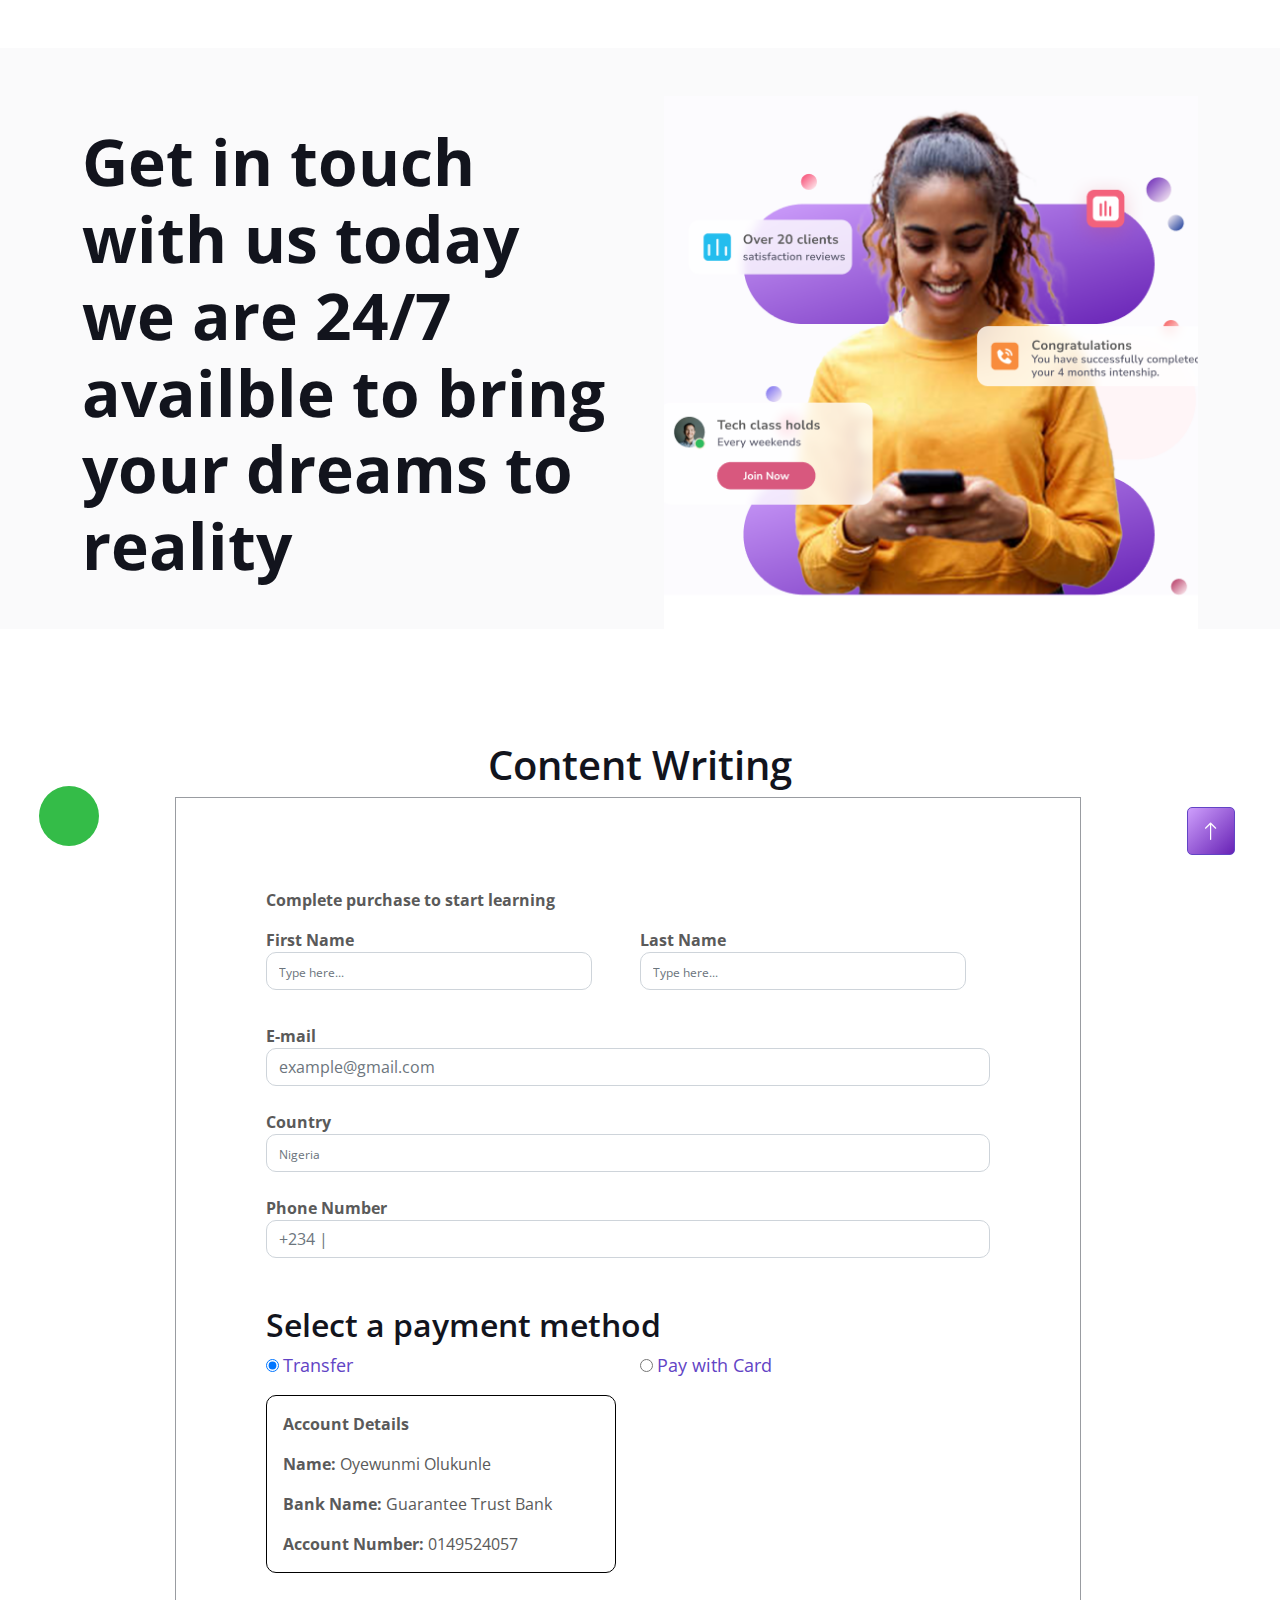
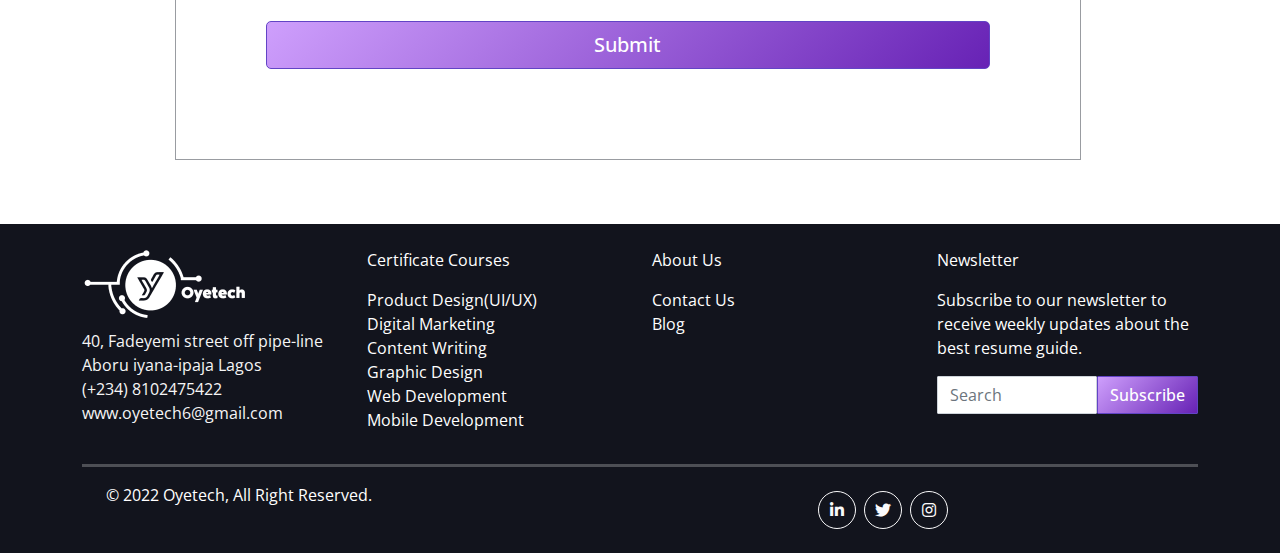
<file: content_writing.html>
<!DOCTYPE html>
<html lang="en">

<head>
    <meta charset="utf-8">
    <title>ProMan - Personal Portfolio HTML Template</title>
    <meta content="width=device-width, initial-scale=1.0" name="viewport">
    <meta content="" name="keywords">
    <meta content="" name="description">

    <!-- Favicon -->
    <link href="img/favicon.ico" rel="icon">
    <link class="img-fluid" rel="icon" href="img/image-3-1_1-removebg-preview.png" type="image/png">

    <!-- Google Web Fonts -->
    <link rel="preconnect" href="https://fonts.googleapis.com">
    <link rel="preconnect" href="https://fonts.gstatic.com">
    <link href="https://fonts.googleapis.com/css2?family=Open+Sans:wght@400;500;600;700;800&display=swap" rel="stylesheet"> 
    <link rel="stylesheet" href="https://cdnjs.cloudflare.com/ajax/libs/font-awesome/4.7.0/css/font-awesome.min.css">

    <!-- Icon Font Stylesheet -->
    <link href="https://cdnjs.cloudflare.com/ajax/libs/font-awesome/5.10.0/css/all.min.css" rel="stylesheet">
    <link href="https://cdn.jsdelivr.net/npm/bootstrap-icons@1.4.1/font/bootstrap-icons.css" rel="stylesheet">

    <!-- Libraries Stylesheet -->
    <link href="lib/animate/animate.min.css" rel="stylesheet">
    <link href="lib/lightbox/css/lightbox.min.css" rel="stylesheet">
    <link href="lib/owlcarousel/assets/owl.carousel.min.css" rel="stylesheet">

    <!-- Customized Bootstrap Stylesheet -->
    <link href="css/bootstrap.min.css" rel="stylesheet">

    <!-- Template Stylesheet -->
    <link href="css/style.css" rel="stylesheet">
</head>

<body data-bs-spy="scroll" data-bs-target=".navbar" data-bs-offset="51" style="background-color: #FFFFFF;">
    <!-- Spinner Start -->
    <div id="spinner" class="show bg-white position-fixed translate-middle w-100 vh-100 top-50 start-50 d-flex align-items-center justify-content-center">
        <div class="spinner-border text-primary" style="width: 3rem; height: 3rem;" role="status">
            <span class="sr-only">Loading...</span>
        </div>
    </div>
    <!-- Spinner End -->


    <!-- Navbar Start -->
    <nav class="navbar navbar-expand-lg bg-white navbar-light fixed-top py-lg-0 px-4 px-lg-5 wow fadeIn" data-wow-delay="0.1s">
        <a href="index.html" class="navbar-brand d-block d-lg-none">
            <img class="" src="img/image-3-1_1-removebg-preview.png">
        </a>
        <button type="button" class="navbar-toggler" data-bs-toggle="collapse" data-bs-target="#navbarCollapse">
            <span class="navbar-toggler-icon"></span>
        </button>

        <a href="index.html" class="navbar-brand py-3 px-4 mx-3 d-none d-lg-block">
            <img class="" src="img/image-3-1_1-removebg-preview.png">
        </a>

        <div class="collapse navbar-collapse justify-content-between py-4 py-lg-0" id="navbarCollapse">
            <div class="navbar-nav ms-auto py-0">
                <a href="index.html" class="nav-item nav-link">Home</a>
                <a href="about.html" class="nav-item nav-link">About Us</a>
                <a href="services.html" class="nav-item nav-link">Services</a>
                <a href="#" class="nav-item nav-link active">Training</a>
                <a href="contact.html" class="nav-item nav-link">Contact Us</a>
                <a href="blog.html" class="nav-item nav-link">Blog</a>
            </div>
            
            <div class="navbar-nav ms-auto py-0">
                <a href="blog.html" class="btn btn-primary py-3 px-4 me-5" style="background: linear-gradient(135deg, #CE9FFC 0%, #6722B5 100%); border-radius: 5px;">Check for more blog</a>
            </div>
        </div>
    </nav>
    <!-- Navbar End -->


    <!-- Header Start -->
    <div class="container-fluid bg-light my-6 mt-0" id="home">
        <div class="container">
            <div class="row g-5 align-items-center mt-5">
                <div class="col-lg-6 py-6 pb-0 pt-lg-0">
                    <!-- <h3 class="text-primary mb-3">I'm</h3> -->
                    <h1 class="display-3 mb-3">Get in touch with us today we are 24/7 availble to bring your dreams to reality</h1>
                    <!-- <h2 class="typed-text-output d-inline text-primary"></h2>
                    <div class="typed-text d-none text-primary">
                        
                    </div> -->
                </div>
                <div class="col-lg-6" id="home2">
                    <img class="img-fluid" src="img/Screenshot (49).png" alt="">
                </div>
            </div>
        </div>
    </div>
    <!-- Header End -->

    <!-- Who we are -->
    
    <!-- Who we are -->

    <!-- About Start -->
    <div class="container py-3" id="about">
        <div class="container">
            <div class="row g-5">
                <h1 class="text-center">Content Writing</h1>
                <div class="row wow fadeInUp text-bold justify-content-center" data-wow-delay="0.5s">
                    <div class="col-md-10 input-container justify-content-center">
                        <fieldset class="" style="padding: 90px; border: 1px solid #00071466;">
                            <p class="text-bold mb-3"><b>Complete purchase to start learning</b></p>
                            <form action="" method="post">
                                <div class="d-flex">
                                    <div class="input-line input-icons me-5">
                                        <label><b>First Name</b></label>
                                        <input class="form-control" type="text" name="firstName" placeholder="Type here...">
                                    </div>
                                    <div class="input-line input-icons">
                                        <label><b>Last Name</b></label>
                                        <input class="form-control" type="text" name="lastName" placeholder="Type here...">          
                                    </div>
                                </div>
                                <div class="mt-4">
                                    <label><b>E-mail</b></label>
                                    <input class="form-control" type="email" name="email" placeholder="example@gmail.com">

                                    <label class="mt-4"><b>Country</b></label>
                                    <input class="form-control" type="text" name="phoneNumber" placeholder="Nigeria">

                                    <div class="mt-4">
                                        <label><b>Phone Number</b></label>
                                        <input class="form-control" type="tel" name="firstName" placeholder="+234 |" style="width: 100%;">
                                        <!-- <div class="input-line input-icons mt-3">
                                            <input class="form-control" type="number" name="firstName" id="card" placeholder="Type here">
                                        </div> -->
                                    </div>
                                </div>
                                <div class="mt-5 row">
                                    <h2>Select a payment method</h2>
                                    <div class="col-6">
                                        <input class="text-primary" type="radio" id="transfer" name="payment" value="transfer" checked>
                                        <label class="text-primary me-3" for="transfer" style="font-size: 18px;">Transfer</label>
                                        <div class="rounded mt-3" style="border: 1px solid black;" id="transferPage">
                                            <p class="ms-3 mt-3"><b>Account Details</b></p>
                                            <p class="ms-3"><b>Name:</b> Oyewunmi Olukunle</p>
                                            <p class="ms-3"><b>Bank Name:</b> Guarantee Trust Bank</p>
                                            <p class="ms-3"><b>Account Number:</b> 0149524057</p>
                                        </div>
                                    </div>
                                    <div class="col-6">
                                        <input class="text-primary" type="radio" id="card" name="payment" value="card">
                                        <label class="text-primary" for="card" style="font-size: 18px;">Pay with Card</label><br>
                                        <div class="rounded mt-3" id="cardPage">
                                            <label>&nbsp;Credit Card</label>
                                            <input type="text" class="form-control" id="cardPayment" placeholder="XXXX XXXX XXXX XXXX">
                                            <div class="d-flex mt-3">
                                                <div class="me-3">
                                                    <label>&nbsp;Expiration Date</label>
                                                    <input type="text" class="form-control" id="expDate" placeholder="MM/YY">
                                                </div>
                                                <div>
                                                    <label>&nbsp;CVV</label>
                                                    <input type="password" class="form-control" id="cvv" placeholder="CVV">
                                                </div>
                                            </div>
                                            <div class="mt-3">
                                                <input type="checkbox"><span> Save card details for future use</span>
                                            </div>
                                        </div>
                                    </div>    
                                </div>
                                <button class="btn btn-lg btn-primary mt-5" type="submit" style="width: 100%; background: linear-gradient(135deg, #CE9FFC 0%, #6722B5 100%); border-radius: 5px;">Submit</button>
                            </form>
                       </fieldset>
                    </div>
                </div>
            </div>
        </div>
    </div>
    <!-- About End -->

    <!-- Copyright Start -->
    <div class="container-fluid bg-dark text-white py-4 mt-5">
        <div class="container">
            <div class="row">
                <div class="col-md-3 text-center text-md-start mb-3 mb-md-0">
                    <a href="#"><img class="" src="img/image 26.png"></a>
                    <p class="mt-2" style="color: #F5F5F5;">40, Fadeyemi street off pipe-line Aboru iyana-ipaja Lagos<br>
                        (+234) 8102475422
                        www.oyetech6@gmail.com
                    </p>
                </div>
                <div class="col-md-3 text-center text-md-start">
                    <p>Certificate Courses</p>
                    <p>
                        Product Design(UI/UX)<br>
                        Digital Marketing<br>
                        Content Writing<br>
                        Graphic Design<br>
                        Web Development<br>
                        Mobile Development<br>
                    </p>
                </div>
                <div class="col-md-3 text-center text-md-start mb-3 mb-md-0">
                    <p>About Us</p>
                    <p>
                        <a href="" class="text-white">Contact Us</a><br>
                        <a href="" class="text-white">Blog</a>
                    </p>
                </div>
                <div class="col-md-3 text-center text-md-start mb-3 mb-md-0">
                    <p>Newsletter</p>
                    <p>
                        Subscribe to our newsletter to receive weekly updates about the best resume guide.
                    </p>
                    <form class="" action="" method="">
                        <div class="d-flex">
                            <input class="form-control" type="search" placeholder="Search" aria-label="Search" style="border-radius: 1px;">
                            <button class="btn btn-primary" type="submit" style="background: linear-gradient(135deg, #CE9FFC 0%, #6722B5 100%); border-radius: 1px;">Subscribe</button>
                        </div>
                    </form>
                </div>
            </div>
            <hr size="5%" color="#F5F5F5" width="100%">
            <div class="row justify-content-between container">
                <div class="col-md-4">
                    &copy;  2022 Oyetech, All Right Reserved.
                </div>
                <div class="col-md-4 d-flex pt-2 text-md-end">
                    <a class="btn btn-square btn-outline-light me-2 rounded-circle" href="https://www.linkedin.com/company/oyetech/" target="_blank"><i class="fab fa-linkedin-in"></i></a>
                    <a class="btn btn-square btn-outline-light me-2 rounded-circle" href="https://twitter.com/oyetechhq?t=8N119oDbNxmq5eB1YZVXkw&s=09" target="_blank"><i class="fab fa-twitter"></i></a>
                    <a class="btn btn-square btn-outline-light me-2 rounded-circle" href="https://www.instagram.com/oyetechhq?r=nametag" target="_blank"><i class="fab fa-instagram"></i></a>
                </div>
            </div>
        </div>
    </div>
<!-- Copyright End -->


<!-- Back to Top -->
<a href="#" class="btn btn-lg btn-primary btn-lg-square back-to-top" style="background: linear-gradient(135deg, #CE9FFC 0%, #6722B5 100%); border-radius: 5px;"><i class="bi bi-arrow-up"></i></a>

<a href="https://chat.whatsapp.com/K3xtXhxD1mh0F84XnXJz21" target="_blank" class="btn btn-lg btn-success btn-lg-square rounded-circle whatsapp"><i class="bi bi-whatsapp text-white"></i></a>


    <!-- JavaScript Libraries -->
    <script src="https://code.jquery.com/jquery-3.4.1.min.js"></script>
    <script src="https://cdn.jsdelivr.net/npm/bootstrap@5.0.0/dist/js/bootstrap.bundle.min.js"></script>
    <script src="lib/wow/wow.min.js"></script>
    <script src="lib/easing/easing.min.js"></script>
    <script src="lib/waypoints/waypoints.min.js"></script>
    <script src="lib/typed/typed.min.js"></script>
    <script src="lib/counterup/counterup.min.js"></script>
    <script src="lib/owlcarousel/owl.carousel.min.js"></script>
    <script src="lib/isotope/isotope.pkgd.min.js"></script>
    <script src="lib/lightbox/js/lightbox.min.js"></script>

    <!-- Template Javascript -->
    <script src="js/main.js"></script>

    <script type="text/javascript">

        $(document).ready(function(){

            $('#cardPage').hide('fast');
            
            $("#transfer").click(function () {
                $(this).find('input:radio').attr('checked', true);
                $('#cardPage').hide('fast', function(){
                    $('#transferPage').show('fast')
                })
            });

            $("#card").click(function () {
                $(this).find('input:radio').attr('checked', true);
                $('#transferPage').hide('fast', function(){
                    $('#cardPage').show('fast')
                })
            });
        })
        
    </script>

</body>

</html>
</file>
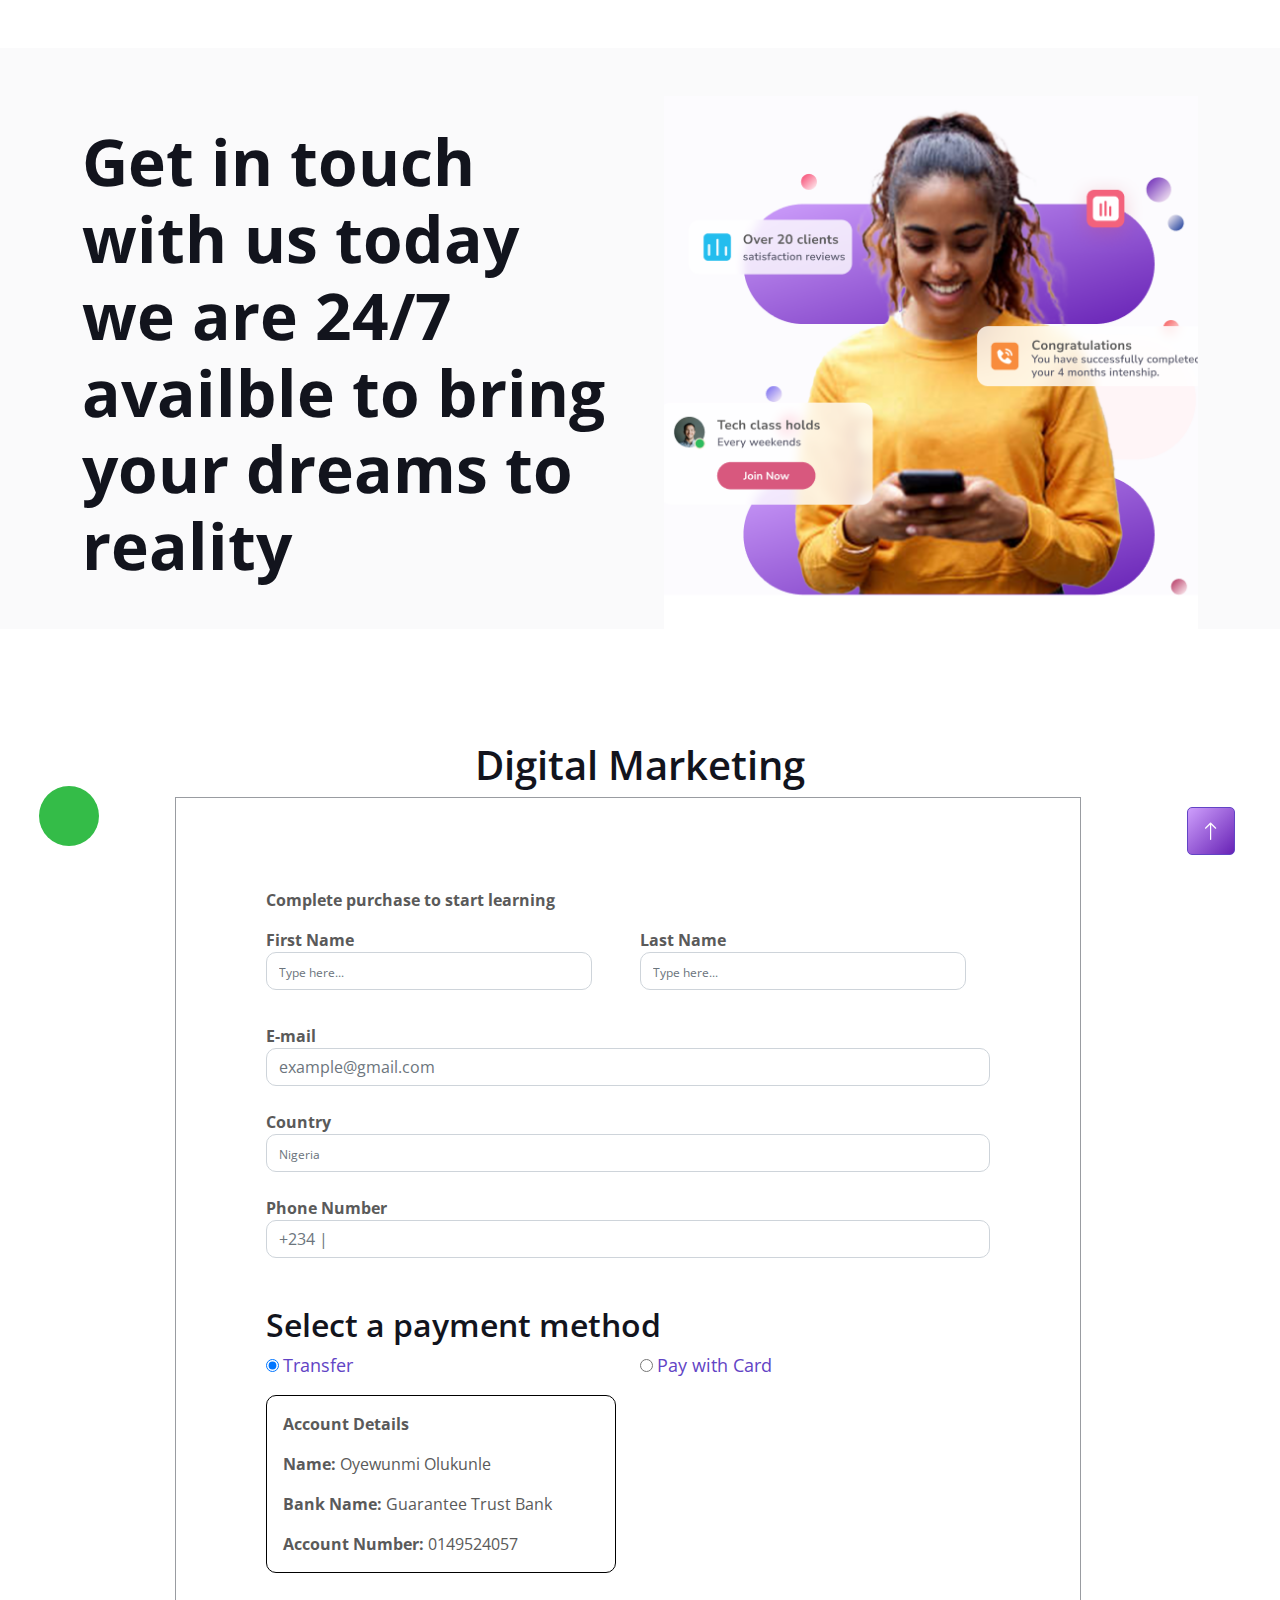
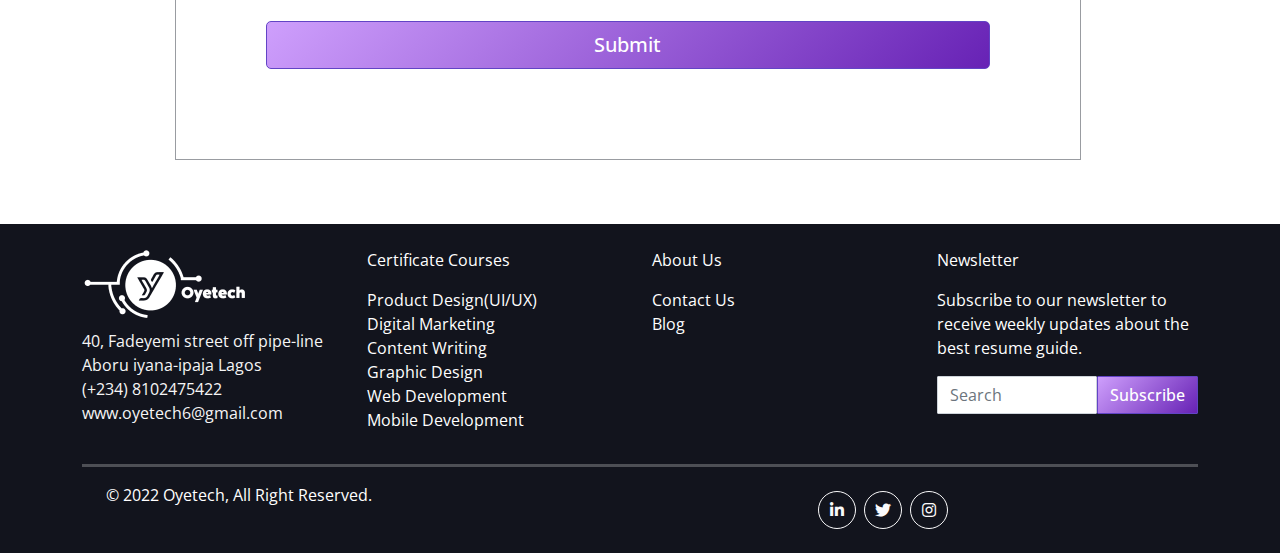
<file: digital_marketing.html>
<!DOCTYPE html>
<html lang="en">

<head>
    <meta charset="utf-8">
    <title>ProMan - Personal Portfolio HTML Template</title>
    <meta content="width=device-width, initial-scale=1.0" name="viewport">
    <meta content="" name="keywords">
    <meta content="" name="description">

    <!-- Favicon -->
    <link href="img/favicon.ico" rel="icon">
    <link class="img-fluid" rel="icon" href="img/image-3-1_1-removebg-preview.png" type="image/png">

    <!-- Google Web Fonts -->
    <link rel="preconnect" href="https://fonts.googleapis.com">
    <link rel="preconnect" href="https://fonts.gstatic.com">
    <link href="https://fonts.googleapis.com/css2?family=Open+Sans:wght@400;500;600;700;800&display=swap" rel="stylesheet"> 
    <link rel="stylesheet" href="https://cdnjs.cloudflare.com/ajax/libs/font-awesome/4.7.0/css/font-awesome.min.css">

    <!-- Icon Font Stylesheet -->
    <link href="https://cdnjs.cloudflare.com/ajax/libs/font-awesome/5.10.0/css/all.min.css" rel="stylesheet">
    <link href="https://cdn.jsdelivr.net/npm/bootstrap-icons@1.4.1/font/bootstrap-icons.css" rel="stylesheet">

    <!-- Libraries Stylesheet -->
    <link href="lib/animate/animate.min.css" rel="stylesheet">
    <link href="lib/lightbox/css/lightbox.min.css" rel="stylesheet">
    <link href="lib/owlcarousel/assets/owl.carousel.min.css" rel="stylesheet">

    <!-- Customized Bootstrap Stylesheet -->
    <link href="css/bootstrap.min.css" rel="stylesheet">

    <!-- Template Stylesheet -->
    <link href="css/style.css" rel="stylesheet">
</head>

<body data-bs-spy="scroll" data-bs-target=".navbar" data-bs-offset="51" style="background-color: #FFFFFF;">
    <!-- Spinner Start -->
    <div id="spinner" class="show bg-white position-fixed translate-middle w-100 vh-100 top-50 start-50 d-flex align-items-center justify-content-center">
        <div class="spinner-border text-primary" style="width: 3rem; height: 3rem;" role="status">
            <span class="sr-only">Loading...</span>
        </div>
    </div>
    <!-- Spinner End -->


    <!-- Navbar Start -->
    <nav class="navbar navbar-expand-lg bg-white navbar-light fixed-top py-lg-0 px-4 px-lg-5 wow fadeIn" data-wow-delay="0.1s">
        <a href="index.html" class="navbar-brand d-block d-lg-none">
            <img class="" src="img/image-3-1_1-removebg-preview.png">
        </a>
        <button type="button" class="navbar-toggler" data-bs-toggle="collapse" data-bs-target="#navbarCollapse">
            <span class="navbar-toggler-icon"></span>
        </button>

        <a href="index.html" class="navbar-brand py-3 px-4 mx-3 d-none d-lg-block">
            <img class="" src="img/image-3-1_1-removebg-preview.png">
        </a>

        <div class="collapse navbar-collapse justify-content-between py-4 py-lg-0" id="navbarCollapse">
            <div class="navbar-nav ms-auto py-0">
                <a href="index.html" class="nav-item nav-link">Home</a>
                <a href="about.html" class="nav-item nav-link">About Us</a>
                <a href="services.html" class="nav-item nav-link">Services</a>
                <a href="#" class="nav-item nav-link active">Training</a>
                <a href="contact.html" class="nav-item nav-link">Contact Us</a>
                <a href="blog.html" class="nav-item nav-link">Blog</a>
            </div>
            
            <div class="navbar-nav ms-auto py-0">
                <a href="blog.html" class="btn btn-primary py-3 px-4 me-5" style="background: linear-gradient(135deg, #CE9FFC 0%, #6722B5 100%); border-radius: 5px;">Check for more blog</a>
            </div>
        </div>
    </nav>
    <!-- Navbar End -->


    <!-- Header Start -->
    <div class="container-fluid bg-light my-6 mt-0" id="home">
        <div class="container">
            <div class="row g-5 align-items-center mt-5">
                <div class="col-lg-6 py-6 pb-0 pt-lg-0">
                    <!-- <h3 class="text-primary mb-3">I'm</h3> -->
                    <h1 class="display-3 mb-3">Get in touch with us today we are 24/7 availble to bring your dreams to reality</h1>
                    <!-- <h2 class="typed-text-output d-inline text-primary"></h2>
                    <div class="typed-text d-none text-primary">
                        
                    </div> -->
                </div>
                <div class="col-lg-6" id="home2">
                    <img class="img-fluid" src="img/Screenshot (49).png" alt="">
                </div>
            </div>
        </div>
    </div>
    <!-- Header End -->

    <!-- Who we are -->
    
    <!-- Who we are -->

    <!-- About Start -->
    <div class="container py-3" id="about">
        <div class="container">
            <div class="row g-5">
                <h1 class="text-center">Digital Marketing</h1>
                <div class="row wow fadeInUp text-bold justify-content-center" data-wow-delay="0.5s">
                    <div class="col-md-10 input-container justify-content-center">
                        <fieldset class="" style="padding: 90px; border: 1px solid #00071466;">
                            <p class="text-bold mb-3"><b>Complete purchase to start learning</b></p>
                            <form action="" method="post">
                                <div class="d-flex">
                                    <div class="input-line input-icons me-5">
                                        <label><b>First Name</b></label>
                                        <input class="form-control" type="text" name="firstName" placeholder="Type here...">
                                    </div>
                                    <div class="input-line input-icons">
                                        <label><b>Last Name</b></label>
                                        <input class="form-control" type="text" name="lastName" placeholder="Type here...">          
                                    </div>
                                </div>
                                <div class="mt-4">
                                    <label><b>E-mail</b></label>
                                    <input class="form-control" type="email" name="email" placeholder="example@gmail.com">

                                    <label class="mt-4"><b>Country</b></label>
                                    <input class="form-control" type="text" name="phoneNumber" placeholder="Nigeria">

                                    <div class="mt-4">
                                        <label><b>Phone Number</b></label>
                                        <input class="form-control" type="tel" name="firstName" placeholder="+234 |" style="width: 100%;">
                                        <!-- <div class="input-line input-icons mt-3">
                                            <input class="form-control" type="number" name="firstName" id="card" placeholder="Type here">
                                        </div> -->
                                    </div>
                                </div>
                                <div class="mt-5 row">
                                    <h2>Select a payment method</h2>
                                    <div class="col-6">
                                        <input class="text-primary" type="radio" id="transfer" name="payment" value="transfer" checked>
                                        <label class="text-primary me-3" for="transfer" style="font-size: 18px;">Transfer</label>
                                        <div class="rounded mt-3" style="border: 1px solid black;" id="transferPage">
                                            <p class="ms-3 mt-3"><b>Account Details</b></p>
                                            <p class="ms-3"><b>Name:</b> Oyewunmi Olukunle</p>
                                            <p class="ms-3"><b>Bank Name:</b> Guarantee Trust Bank</p>
                                            <p class="ms-3"><b>Account Number:</b> 0149524057</p>
                                        </div>
                                    </div>
                                    <div class="col-6">
                                        <input class="text-primary" type="radio" id="card" name="payment" value="card">
                                        <label class="text-primary" for="card" style="font-size: 18px;">Pay with Card</label><br>
                                        <div class="rounded mt-3" id="cardPage">
                                            <label>&nbsp;Credit Card</label>
                                            <input type="text" class="form-control" id="cardPayment" placeholder="XXXX XXXX XXXX XXXX">
                                            <div class="d-flex mt-3">
                                                <div class="me-3">
                                                    <label>&nbsp;Expiration Date</label>
                                                    <input type="text" class="form-control" id="expDate" placeholder="MM/YY">
                                                </div>
                                                <div>
                                                    <label>&nbsp;CVV</label>
                                                    <input type="password" class="form-control" id="cvv" placeholder="CVV">
                                                </div>
                                            </div>
                                            <div class="mt-3">
                                                <input type="checkbox"><span> Save card details for future use</span>
                                            </div>
                                        </div>
                                    </div>    
                                </div>
                                <button class="btn btn-lg btn-primary mt-5" type="submit" style="width: 100%; background: linear-gradient(135deg, #CE9FFC 0%, #6722B5 100%); border-radius: 5px;">Submit</button>
                            </form>
                       </fieldset>
                    </div>
                </div>
            </div>
        </div>
    </div>
    <!-- About End -->

    <!-- Copyright Start -->
    <div class="container-fluid bg-dark text-white py-4 mt-5">
        <div class="container">
            <div class="row">
                <div class="col-md-3 text-center text-md-start mb-3 mb-md-0">
                    <a href="#"><img class="" src="img/image 26.png"></a>
                    <p class="mt-2" style="color: #F5F5F5;">40, Fadeyemi street off pipe-line Aboru iyana-ipaja Lagos<br>
                        (+234) 8102475422
                        www.oyetech6@gmail.com
                    </p>
                </div>
                <div class="col-md-3 text-center text-md-start">
                    <p>Certificate Courses</p>
                    <p>
                        Product Design(UI/UX)<br>
                        Digital Marketing<br>
                        Content Writing<br>
                        Graphic Design<br>
                        Web Development<br>
                        Mobile Development<br>
                    </p>
                </div>
                <div class="col-md-3 text-center text-md-start mb-3 mb-md-0">
                    <p>About Us</p>
                    <p>
                        <a href="" class="text-white">Contact Us</a><br>
                        <a href="" class="text-white">Blog</a>
                    </p>
                </div>
                <div class="col-md-3 text-center text-md-start mb-3 mb-md-0">
                    <p>Newsletter</p>
                    <p>
                        Subscribe to our newsletter to receive weekly updates about the best resume guide.
                    </p>
                    <form class="" action="" method="">
                        <div class="d-flex">
                            <input class="form-control" type="search" placeholder="Search" aria-label="Search" style="border-radius: 1px;">
                            <button class="btn btn-primary" type="submit" style="background: linear-gradient(135deg, #CE9FFC 0%, #6722B5 100%); border-radius: 1px;">Subscribe</button>
                        </div>
                    </form>
                </div>
            </div>
            <hr size="5%" color="#F5F5F5" width="100%">
            <div class="row justify-content-between container">
                <div class="col-md-4">
                    &copy;  2022 Oyetech, All Right Reserved.
                </div>
                <div class="col-md-4 d-flex pt-2 text-md-end">
                    <a class="btn btn-square btn-outline-light me-2 rounded-circle" href="https://www.linkedin.com/company/oyetech/" target="_blank"><i class="fab fa-linkedin-in"></i></a>
                    <a class="btn btn-square btn-outline-light me-2 rounded-circle" href="https://twitter.com/oyetechhq?t=8N119oDbNxmq5eB1YZVXkw&s=09" target="_blank"><i class="fab fa-twitter"></i></a>
                    <a class="btn btn-square btn-outline-light me-2 rounded-circle" href="https://www.instagram.com/oyetechhq?r=nametag" target="_blank"><i class="fab fa-instagram"></i></a>
                </div>
            </div>
        </div>
    </div>
<!-- Copyright End -->


<!-- Back to Top -->
<a href="#" class="btn btn-lg btn-primary btn-lg-square back-to-top" style="background: linear-gradient(135deg, #CE9FFC 0%, #6722B5 100%); border-radius: 5px;"><i class="bi bi-arrow-up"></i></a>

<a href="https://chat.whatsapp.com/K3xtXhxD1mh0F84XnXJz21" target="_blank" class="btn btn-lg btn-success btn-lg-square rounded-circle whatsapp"><i class="bi bi-whatsapp text-white"></i></a>


    <!-- JavaScript Libraries -->
    <script src="https://code.jquery.com/jquery-3.4.1.min.js"></script>
    <script src="https://cdn.jsdelivr.net/npm/bootstrap@5.0.0/dist/js/bootstrap.bundle.min.js"></script>
    <script src="lib/wow/wow.min.js"></script>
    <script src="lib/easing/easing.min.js"></script>
    <script src="lib/waypoints/waypoints.min.js"></script>
    <script src="lib/typed/typed.min.js"></script>
    <script src="lib/counterup/counterup.min.js"></script>
    <script src="lib/owlcarousel/owl.carousel.min.js"></script>
    <script src="lib/isotope/isotope.pkgd.min.js"></script>
    <script src="lib/lightbox/js/lightbox.min.js"></script>

    <!-- Template Javascript -->
    <script src="js/main.js"></script>

    <script type="text/javascript">

        $(document).ready(function(){

            $('#cardPage').hide('fast');
            
            $("#transfer").click(function () {
                $(this).find('input:radio').attr('checked', true);
                $('#cardPage').hide('fast', function(){
                    $('#transferPage').show('fast')
                })
            });

            $("#card").click(function () {
                $(this).find('input:radio').attr('checked', true);
                $('#transferPage').hide('fast', function(){
                    $('#cardPage').show('fast')
                })
            });
        })
        
    </script>

</body>

</html>
</file>
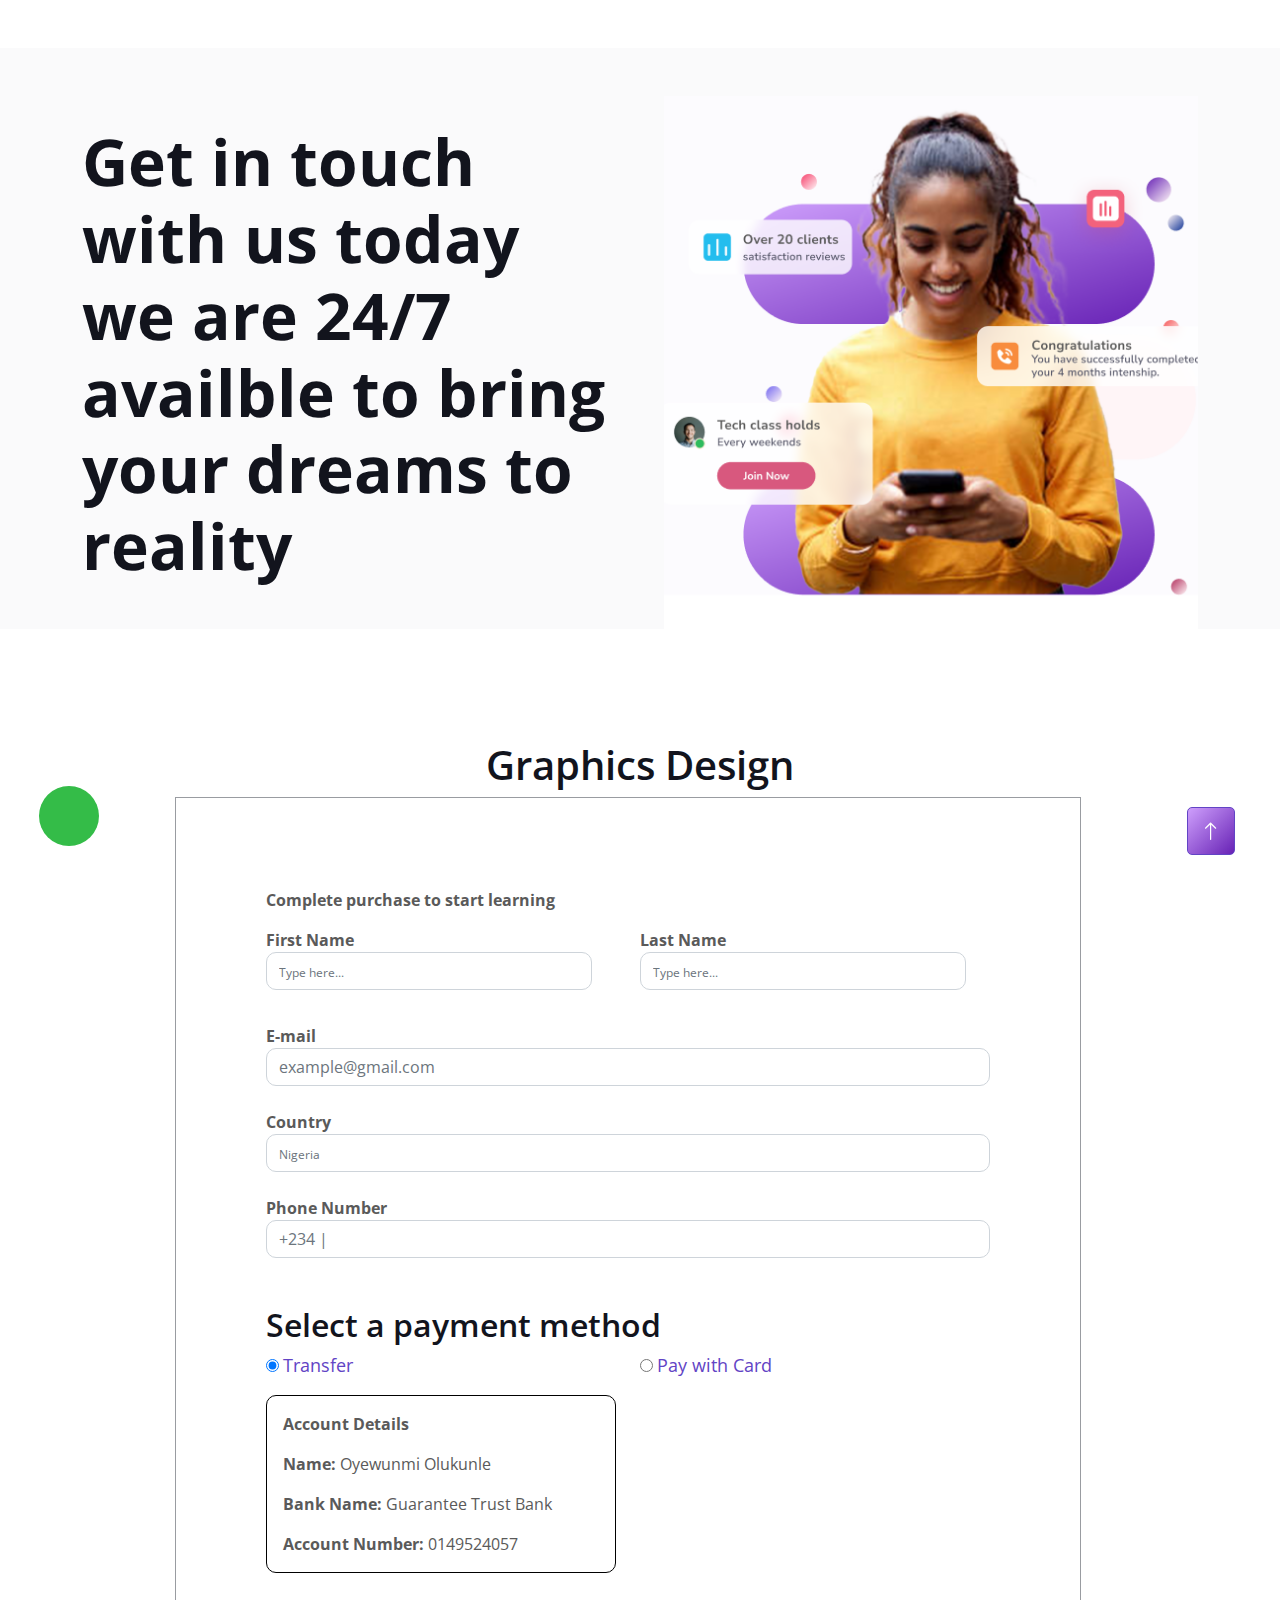
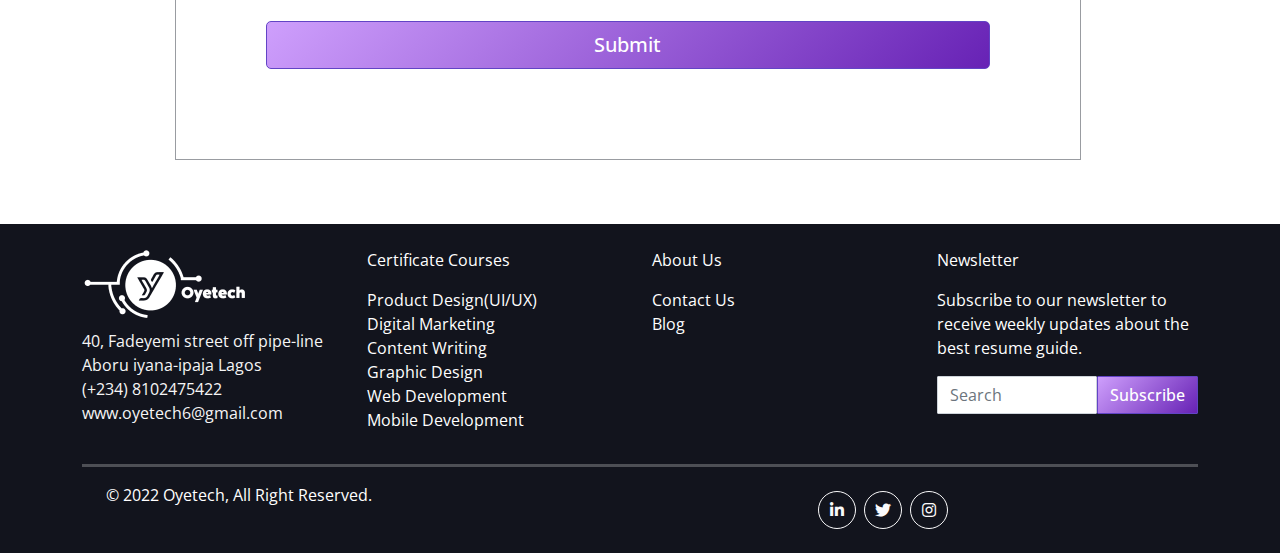
<file: graphics_design.html>
<!DOCTYPE html>
<html lang="en">

<head>
    <meta charset="utf-8">
    <title>ProMan - Personal Portfolio HTML Template</title>
    <meta content="width=device-width, initial-scale=1.0" name="viewport">
    <meta content="" name="keywords">
    <meta content="" name="description">

    <!-- Favicon -->
    <link href="img/favicon.ico" rel="icon">
    <link class="img-fluid" rel="icon" href="img/image-3-1_1-removebg-preview.png" type="image/png">

    <!-- Google Web Fonts -->
    <link rel="preconnect" href="https://fonts.googleapis.com">
    <link rel="preconnect" href="https://fonts.gstatic.com">
    <link href="https://fonts.googleapis.com/css2?family=Open+Sans:wght@400;500;600;700;800&display=swap" rel="stylesheet"> 
    <link rel="stylesheet" href="https://cdnjs.cloudflare.com/ajax/libs/font-awesome/4.7.0/css/font-awesome.min.css">

    <!-- Icon Font Stylesheet -->
    <link href="https://cdnjs.cloudflare.com/ajax/libs/font-awesome/5.10.0/css/all.min.css" rel="stylesheet">
    <link href="https://cdn.jsdelivr.net/npm/bootstrap-icons@1.4.1/font/bootstrap-icons.css" rel="stylesheet">

    <!-- Libraries Stylesheet -->
    <link href="lib/animate/animate.min.css" rel="stylesheet">
    <link href="lib/lightbox/css/lightbox.min.css" rel="stylesheet">
    <link href="lib/owlcarousel/assets/owl.carousel.min.css" rel="stylesheet">

    <!-- Customized Bootstrap Stylesheet -->
    <link href="css/bootstrap.min.css" rel="stylesheet">

    <!-- Template Stylesheet -->
    <link href="css/style.css" rel="stylesheet">
</head>

<body data-bs-spy="scroll" data-bs-target=".navbar" data-bs-offset="51" style="background-color: #FFFFFF;">
    <!-- Spinner Start -->
    <div id="spinner" class="show bg-white position-fixed translate-middle w-100 vh-100 top-50 start-50 d-flex align-items-center justify-content-center">
        <div class="spinner-border text-primary" style="width: 3rem; height: 3rem;" role="status">
            <span class="sr-only">Loading...</span>
        </div>
    </div>
    <!-- Spinner End -->


    <!-- Navbar Start -->
    <nav class="navbar navbar-expand-lg bg-white navbar-light fixed-top py-lg-0 px-4 px-lg-5 wow fadeIn" data-wow-delay="0.1s">
        <a href="index.html" class="navbar-brand d-block d-lg-none">
            <img class="" src="img/image-3-1_1-removebg-preview.png">
        </a>
        <button type="button" class="navbar-toggler" data-bs-toggle="collapse" data-bs-target="#navbarCollapse">
            <span class="navbar-toggler-icon"></span>
        </button>

        <a href="index.html" class="navbar-brand py-3 px-4 mx-3 d-none d-lg-block">
            <img class="" src="img/image-3-1_1-removebg-preview.png">
        </a>

        <div class="collapse navbar-collapse justify-content-between py-4 py-lg-0" id="navbarCollapse">
            <div class="navbar-nav ms-auto py-0">
                <a href="index.html" class="nav-item nav-link">Home</a>
                <a href="about.html" class="nav-item nav-link">About Us</a>
                <a href="services.html" class="nav-item nav-link">Services</a>
                <a href="#" class="nav-item nav-link active">Training</a>
                <a href="contact.html" class="nav-item nav-link">Contact Us</a>
                <a href="blog.html" class="nav-item nav-link">Blog</a>
            </div>
            
            <div class="navbar-nav ms-auto py-0">
                <a href="blog.html" class="btn btn-primary py-3 px-4 me-5" style="background: linear-gradient(135deg, #CE9FFC 0%, #6722B5 100%); border-radius: 5px;">Check for more blog</a>
            </div>
        </div>
    </nav>
    <!-- Navbar End -->


    <!-- Header Start -->
    <div class="container-fluid bg-light my-6 mt-0" id="home">
        <div class="container">
            <div class="row g-5 align-items-center mt-5">
                <div class="col-lg-6 py-6 pb-0 pt-lg-0">
                    <!-- <h3 class="text-primary mb-3">I'm</h3> -->
                    <h1 class="display-3 mb-3">Get in touch with us today we are 24/7 availble to bring your dreams to reality</h1>
                    <!-- <h2 class="typed-text-output d-inline text-primary"></h2>
                    <div class="typed-text d-none text-primary">
                        
                    </div> -->
                </div>
                <div class="col-lg-6" id="home2">
                    <img class="img-fluid" src="img/Screenshot (49).png" alt="">
                </div>
            </div>
        </div>
    </div>
    <!-- Header End -->

    <!-- Who we are -->
    
    <!-- Who we are -->

    <!-- About Start -->
    <div class="container py-3" id="about">
        <div class="container">
            <div class="row g-5">
                <h1 class="text-center">Graphics Design</h1>
                <div class="row wow fadeInUp text-bold justify-content-center" data-wow-delay="0.5s">
                    <div class="col-md-10 input-container justify-content-center">
                        <fieldset class="" style="padding: 90px; border: 1px solid #00071466;">
                            <p class="text-bold mb-3"><b>Complete purchase to start learning</b></p>
                            <form action="" method="post">
                                <div class="d-flex">
                                    <div class="input-line input-icons me-5">
                                        <label><b>First Name</b></label>
                                        <input class="form-control" type="text" name="firstName" placeholder="Type here...">
                                    </div>
                                    <div class="input-line input-icons">
                                        <label><b>Last Name</b></label>
                                        <input class="form-control" type="text" name="lastName" placeholder="Type here...">          
                                    </div>
                                </div>
                                <div class="mt-4">
                                    <label><b>E-mail</b></label>
                                    <input class="form-control" type="email" name="email" placeholder="example@gmail.com">

                                    <label class="mt-4"><b>Country</b></label>
                                    <input class="form-control" type="text" name="phoneNumber" placeholder="Nigeria">

                                    <div class="mt-4">
                                        <label><b>Phone Number</b></label>
                                        <input class="form-control" type="tel" name="firstName" placeholder="+234 |" style="width: 100%;">
                                        <!-- <div class="input-line input-icons mt-3">
                                            <input class="form-control" type="number" name="firstName" id="card" placeholder="Type here">
                                        </div> -->
                                    </div>
                                </div>
                                <div class="mt-5 row">
                                    <h2>Select a payment method</h2>
                                    <div class="col-6">
                                        <input class="text-primary" type="radio" id="transfer" name="payment" value="transfer" checked>
                                        <label class="text-primary me-3" for="transfer" style="font-size: 18px;">Transfer</label>
                                        <div class="rounded mt-3" style="border: 1px solid black;" id="transferPage">
                                            <p class="ms-3 mt-3"><b>Account Details</b></p>
                                            <p class="ms-3"><b>Name:</b> Oyewunmi Olukunle</p>
                                            <p class="ms-3"><b>Bank Name:</b> Guarantee Trust Bank</p>
                                            <p class="ms-3"><b>Account Number:</b> 0149524057</p>
                                        </div>
                                    </div>
                                    <div class="col-6">
                                        <input class="text-primary" type="radio" id="card" name="payment" value="card">
                                        <label class="text-primary" for="card" style="font-size: 18px;">Pay with Card</label><br>
                                        <div class="rounded mt-3" id="cardPage">
                                            <label>&nbsp;Credit Card</label>
                                            <input type="text" class="form-control" id="cardPayment" placeholder="XXXX XXXX XXXX XXXX">
                                            <div class="d-flex mt-3">
                                                <div class="me-3">
                                                    <label>&nbsp;Expiration Date</label>
                                                    <input type="text" class="form-control" id="expDate" placeholder="MM/YY">
                                                </div>
                                                <div>
                                                    <label>&nbsp;CVV</label>
                                                    <input type="password" class="form-control" id="cvv" placeholder="CVV">
                                                </div>
                                            </div>
                                            <div class="mt-3">
                                                <input type="checkbox"><span> Save card details for future use</span>
                                            </div>
                                        </div>
                                    </div>    
                                </div>
                                <button class="btn btn-lg btn-primary mt-5" type="submit" style="width: 100%; background: linear-gradient(135deg, #CE9FFC 0%, #6722B5 100%); border-radius: 5px;">Submit</button>
                            </form>
                       </fieldset>
                    </div>
                </div>
            </div>
        </div>
    </div>
    <!-- About End -->

    <!-- Copyright Start -->
    <div class="container-fluid bg-dark text-white py-4 mt-5">
        <div class="container">
            <div class="row">
                <div class="col-md-3 text-center text-md-start mb-3 mb-md-0">
                    <a href="#"><img class="" src="img/image 26.png"></a>
                    <p class="mt-2" style="color: #F5F5F5;">40, Fadeyemi street off pipe-line Aboru iyana-ipaja Lagos<br>
                        (+234) 8102475422
                        www.oyetech6@gmail.com
                    </p>
                </div>
                <div class="col-md-3 text-center text-md-start">
                    <p>Certificate Courses</p>
                    <p>
                        Product Design(UI/UX)<br>
                        Digital Marketing<br>
                        Content Writing<br>
                        Graphic Design<br>
                        Web Development<br>
                        Mobile Development<br>
                    </p>
                </div>
                <div class="col-md-3 text-center text-md-start mb-3 mb-md-0">
                    <p>About Us</p>
                    <p>
                        <a href="" class="text-white">Contact Us</a><br>
                        <a href="" class="text-white">Blog</a>
                    </p>
                </div>
                <div class="col-md-3 text-center text-md-start mb-3 mb-md-0">
                    <p>Newsletter</p>
                    <p>
                        Subscribe to our newsletter to receive weekly updates about the best resume guide.
                    </p>
                    <form class="" action="" method="">
                        <div class="d-flex">
                            <input class="form-control" type="search" placeholder="Search" aria-label="Search" style="border-radius: 1px;">
                            <button class="btn btn-primary" type="submit" style="background: linear-gradient(135deg, #CE9FFC 0%, #6722B5 100%); border-radius: 1px;">Subscribe</button>
                        </div>
                    </form>
                </div>
            </div>
            <hr size="5%" color="#F5F5F5" width="100%">
            <div class="row justify-content-between container">
                <div class="col-md-4">
                    &copy;  2022 Oyetech, All Right Reserved.
                </div>
                <div class="col-md-4 d-flex pt-2 text-md-end">
                    <a class="btn btn-square btn-outline-light me-2 rounded-circle" href="https://www.linkedin.com/company/oyetech/" target="_blank"><i class="fab fa-linkedin-in"></i></a>
                    <a class="btn btn-square btn-outline-light me-2 rounded-circle" href="https://twitter.com/oyetechhq?t=8N119oDbNxmq5eB1YZVXkw&s=09" target="_blank"><i class="fab fa-twitter"></i></a>
                    <a class="btn btn-square btn-outline-light me-2 rounded-circle" href="https://www.instagram.com/oyetechhq?r=nametag" target="_blank"><i class="fab fa-instagram"></i></a>
                </div>
            </div>
        </div>
    </div>
<!-- Copyright End -->


<!-- Back to Top -->
<a href="#" class="btn btn-lg btn-primary btn-lg-square back-to-top" style="background: linear-gradient(135deg, #CE9FFC 0%, #6722B5 100%); border-radius: 5px;"><i class="bi bi-arrow-up"></i></a>

<a href="https://chat.whatsapp.com/K3xtXhxD1mh0F84XnXJz21" target="_blank" class="btn btn-lg btn-success btn-lg-square rounded-circle whatsapp"><i class="bi bi-whatsapp text-white"></i></a>


    <!-- JavaScript Libraries -->
    <script src="https://code.jquery.com/jquery-3.4.1.min.js"></script>
    <script src="https://cdn.jsdelivr.net/npm/bootstrap@5.0.0/dist/js/bootstrap.bundle.min.js"></script>
    <script src="lib/wow/wow.min.js"></script>
    <script src="lib/easing/easing.min.js"></script>
    <script src="lib/waypoints/waypoints.min.js"></script>
    <script src="lib/typed/typed.min.js"></script>
    <script src="lib/counterup/counterup.min.js"></script>
    <script src="lib/owlcarousel/owl.carousel.min.js"></script>
    <script src="lib/isotope/isotope.pkgd.min.js"></script>
    <script src="lib/lightbox/js/lightbox.min.js"></script>

    <!-- Template Javascript -->
    <script src="js/main.js"></script>

    <script type="text/javascript">

        $(document).ready(function(){

            $('#cardPage').hide('fast');
            
            $("#transfer").click(function () {
                $(this).find('input:radio').attr('checked', true);
                $('#cardPage').hide('fast', function(){
                    $('#transferPage').show('fast')
                })
            });

            $("#card").click(function () {
                $(this).find('input:radio').attr('checked', true);
                $('#transferPage').hide('fast', function(){
                    $('#cardPage').show('fast')
                })
            });
        })
        
    </script>

</body>

</html>
</file>
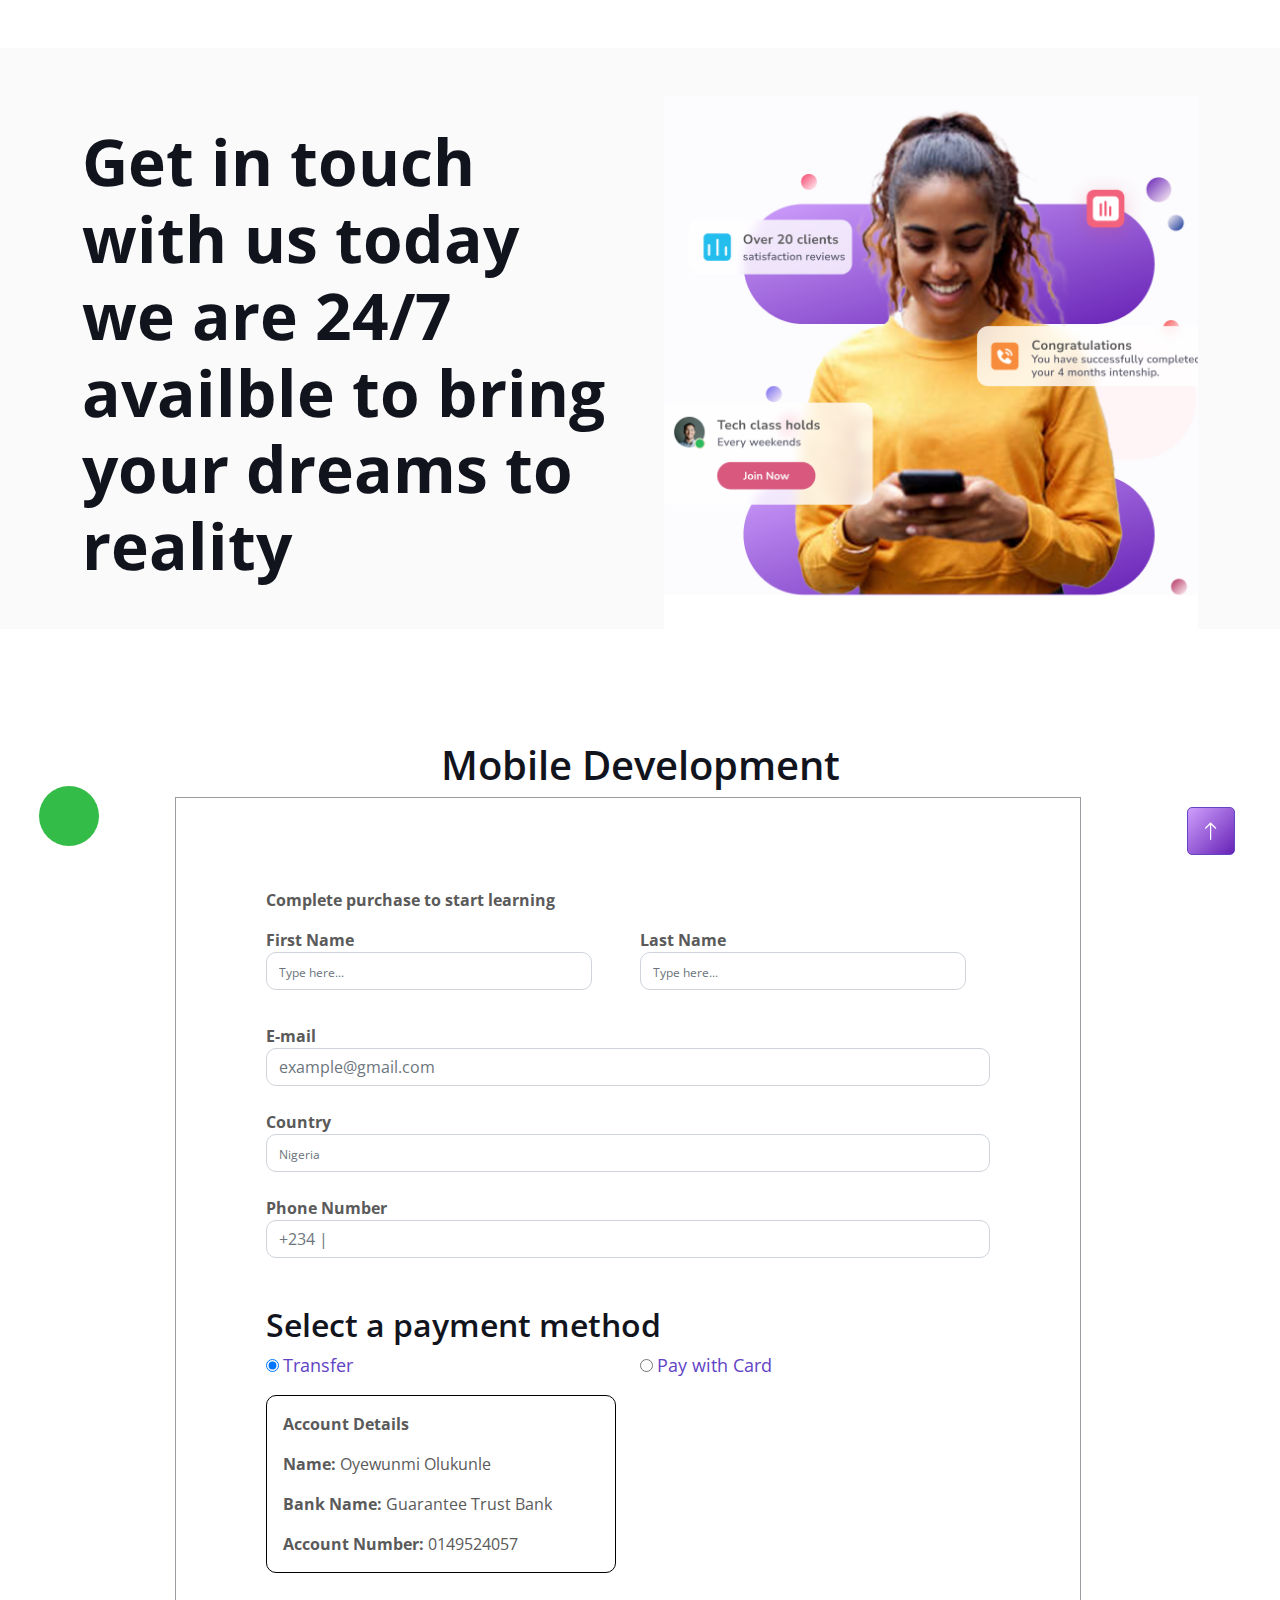
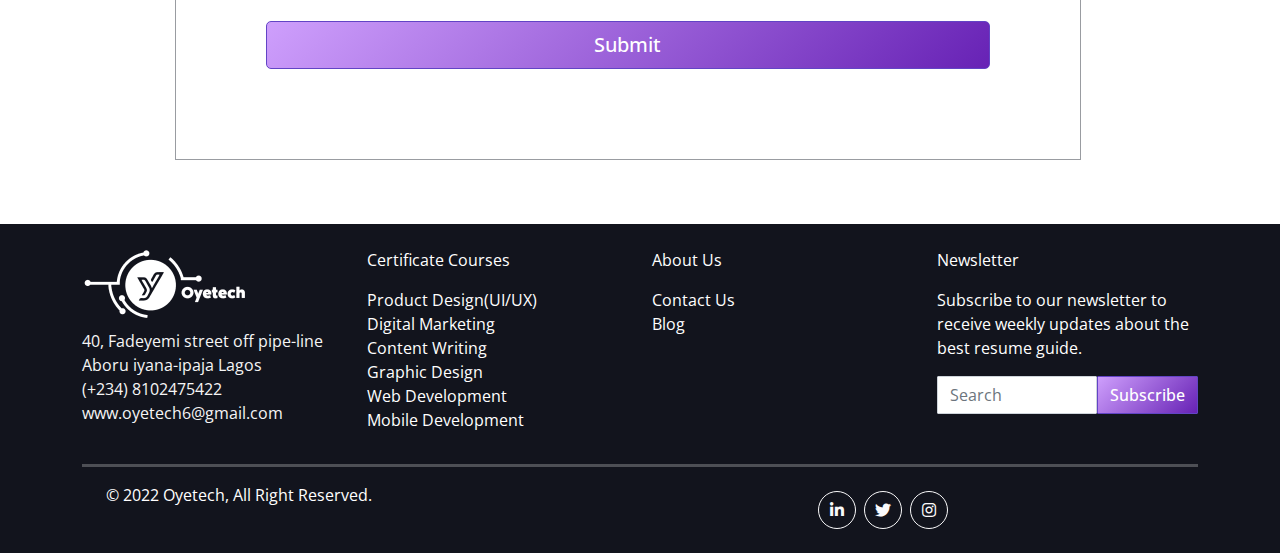
<file: mobile_development.html>
<!DOCTYPE html>
<html lang="en">

<head>
    <meta charset="utf-8">
    <title>ProMan - Personal Portfolio HTML Template</title>
    <meta content="width=device-width, initial-scale=1.0" name="viewport">
    <meta content="" name="keywords">
    <meta content="" name="description">

    <!-- Favicon -->
    <link href="img/favicon.ico" rel="icon">
    <link class="img-fluid" rel="icon" href="img/image-3-1_1-removebg-preview.png" type="image/png">

    <!-- Google Web Fonts -->
    <link rel="preconnect" href="https://fonts.googleapis.com">
    <link rel="preconnect" href="https://fonts.gstatic.com">
    <link href="https://fonts.googleapis.com/css2?family=Open+Sans:wght@400;500;600;700;800&display=swap" rel="stylesheet"> 
    <link rel="stylesheet" href="https://cdnjs.cloudflare.com/ajax/libs/font-awesome/4.7.0/css/font-awesome.min.css">

    <!-- Icon Font Stylesheet -->
    <link href="https://cdnjs.cloudflare.com/ajax/libs/font-awesome/5.10.0/css/all.min.css" rel="stylesheet">
    <link href="https://cdn.jsdelivr.net/npm/bootstrap-icons@1.4.1/font/bootstrap-icons.css" rel="stylesheet">

    <!-- Libraries Stylesheet -->
    <link href="lib/animate/animate.min.css" rel="stylesheet">
    <link href="lib/lightbox/css/lightbox.min.css" rel="stylesheet">
    <link href="lib/owlcarousel/assets/owl.carousel.min.css" rel="stylesheet">

    <!-- Customized Bootstrap Stylesheet -->
    <link href="css/bootstrap.min.css" rel="stylesheet">

    <!-- Template Stylesheet -->
    <link href="css/style.css" rel="stylesheet">
</head>

<body data-bs-spy="scroll" data-bs-target=".navbar" data-bs-offset="51" style="background-color: #FFFFFF;">
    <!-- Spinner Start -->
    <div id="spinner" class="show bg-white position-fixed translate-middle w-100 vh-100 top-50 start-50 d-flex align-items-center justify-content-center">
        <div class="spinner-border text-primary" style="width: 3rem; height: 3rem;" role="status">
            <span class="sr-only">Loading...</span>
        </div>
    </div>
    <!-- Spinner End -->


    <!-- Navbar Start -->
    <nav class="navbar navbar-expand-lg bg-white navbar-light fixed-top py-lg-0 px-4 px-lg-5 wow fadeIn" data-wow-delay="0.1s">
        <a href="index.html" class="navbar-brand d-block d-lg-none">
            <img class="" src="img/image-3-1_1-removebg-preview.png">
        </a>
        <button type="button" class="navbar-toggler" data-bs-toggle="collapse" data-bs-target="#navbarCollapse">
            <span class="navbar-toggler-icon"></span>
        </button>

        <a href="index.html" class="navbar-brand py-3 px-4 mx-3 d-none d-lg-block">
            <img class="" src="img/image-3-1_1-removebg-preview.png">
        </a>

        <div class="collapse navbar-collapse justify-content-between py-4 py-lg-0" id="navbarCollapse">
            <div class="navbar-nav ms-auto py-0">
                <a href="index.html" class="nav-item nav-link">Home</a>
                <a href="about.html" class="nav-item nav-link">About Us</a>
                <a href="services.html" class="nav-item nav-link">Services</a>
                <a href="#" class="nav-item nav-link active">Training</a>
                <a href="contact.html" class="nav-item nav-link">Contact Us</a>
                <a href="blog.html" class="nav-item nav-link">Blog</a>
            </div>
            
            <div class="navbar-nav ms-auto py-0">
                <a href="blog.html" class="btn btn-primary py-3 px-4 me-5" style="background: linear-gradient(135deg, #CE9FFC 0%, #6722B5 100%); border-radius: 5px;">Check for more blog</a>
            </div>
        </div>
    </nav>
    <!-- Navbar End -->


    <!-- Header Start -->
    <div class="container-fluid bg-light my-6 mt-0" id="home">
        <div class="container">
            <div class="row g-5 align-items-center mt-5">
                <div class="col-lg-6 py-6 pb-0 pt-lg-0">
                    <!-- <h3 class="text-primary mb-3">I'm</h3> -->
                    <h1 class="display-3 mb-3">Get in touch with us today we are 24/7 availble to bring your dreams to reality</h1>
                    <!-- <h2 class="typed-text-output d-inline text-primary"></h2>
                    <div class="typed-text d-none text-primary">
                        
                    </div> -->
                </div>
                <div class="col-lg-6" id="home2">
                    <img class="img-fluid" src="img/Screenshot (49).png" alt="">
                </div>
            </div>
        </div>
    </div>
    <!-- Header End -->

    <!-- Who we are -->
    
    <!-- Who we are -->

    <!-- About Start -->
    <div class="container py-3" id="about">
        <div class="container">
            <div class="row g-5">
                <h1 class="text-center">Mobile Development</h1>
                <div class="row wow fadeInUp text-bold justify-content-center" data-wow-delay="0.5s">
                    <div class="col-md-10 input-container justify-content-center">
                        <fieldset class="" style="padding: 90px; border: 1px solid #00071466;">
                            <p class="text-bold mb-3"><b>Complete purchase to start learning</b></p>
                            <form action="" method="post">
                                <div class="d-flex">
                                    <div class="input-line input-icons me-5">
                                        <label><b>First Name</b></label>
                                        <input class="form-control" type="text" name="firstName" placeholder="Type here...">
                                    </div>
                                    <div class="input-line input-icons">
                                        <label><b>Last Name</b></label>
                                        <input class="form-control" type="text" name="lastName" placeholder="Type here...">          
                                    </div>
                                </div>
                                <div class="mt-4">
                                    <label><b>E-mail</b></label>
                                    <input class="form-control" type="email" name="email" placeholder="example@gmail.com">

                                    <label class="mt-4"><b>Country</b></label>
                                    <input class="form-control" type="text" name="phoneNumber" placeholder="Nigeria">

                                    <div class="mt-4">
                                        <label><b>Phone Number</b></label>
                                        <input class="form-control" type="tel" name="firstName" placeholder="+234 |" style="width: 100%;">
                                        <!-- <div class="input-line input-icons mt-3">
                                            <input class="form-control" type="number" name="firstName" id="card" placeholder="Type here">
                                        </div> -->
                                    </div>
                                </div>
                                <div class="mt-5 row">
                                    <h2>Select a payment method</h2>
                                    <div class="col-6">
                                        <input class="text-primary" type="radio" id="transfer" name="payment" value="transfer" checked>
                                        <label class="text-primary me-3" for="transfer" style="font-size: 18px;">Transfer</label>
                                        <div class="rounded mt-3" style="border: 1px solid black;" id="transferPage">
                                            <p class="ms-3 mt-3"><b>Account Details</b></p>
                                            <p class="ms-3"><b>Name:</b> Oyewunmi Olukunle</p>
                                            <p class="ms-3"><b>Bank Name:</b> Guarantee Trust Bank</p>
                                            <p class="ms-3"><b>Account Number:</b> 0149524057</p>
                                        </div>
                                    </div>
                                    <div class="col-6">
                                        <input class="text-primary" type="radio" id="card" name="payment" value="card">
                                        <label class="text-primary" for="card" style="font-size: 18px;">Pay with Card</label><br>
                                        <div class="rounded mt-3" id="cardPage">
                                            <label>&nbsp;Credit Card</label>
                                            <input type="text" class="form-control" id="cardPayment" placeholder="XXXX XXXX XXXX XXXX">
                                            <div class="d-flex mt-3">
                                                <div class="me-3">
                                                    <label>&nbsp;Expiration Date</label>
                                                    <input type="text" class="form-control" id="expDate" placeholder="MM/YY">
                                                </div>
                                                <div>
                                                    <label>&nbsp;CVV</label>
                                                    <input type="password" class="form-control" id="cvv" placeholder="CVV">
                                                </div>
                                            </div>
                                            <div class="mt-3">
                                                <input type="checkbox"><span> Save card details for future use</span>
                                            </div>
                                        </div>
                                    </div>    
                                </div>
                                <button class="btn btn-lg btn-primary mt-5" type="submit" style="width: 100%; background: linear-gradient(135deg, #CE9FFC 0%, #6722B5 100%); border-radius: 5px;">Submit</button>
                            </form>
                       </fieldset>
                    </div>
                </div>
            </div>
        </div>
    </div>
    <!-- About End -->

    <!-- Copyright Start -->
    <div class="container-fluid bg-dark text-white py-4 mt-5">
        <div class="container">
            <div class="row">
                <div class="col-md-3 text-center text-md-start mb-3 mb-md-0">
                    <a href="#"><img class="" src="img/image 26.png"></a>
                    <p class="mt-2" style="color: #F5F5F5;">40, Fadeyemi street off pipe-line Aboru iyana-ipaja Lagos<br>
                        (+234) 8102475422
                        www.oyetech6@gmail.com
                    </p>
                </div>
                <div class="col-md-3 text-center text-md-start">
                    <p>Certificate Courses</p>
                    <p>
                        Product Design(UI/UX)<br>
                        Digital Marketing<br>
                        Content Writing<br>
                        Graphic Design<br>
                        Web Development<br>
                        Mobile Development<br>
                    </p>
                </div>
                <div class="col-md-3 text-center text-md-start mb-3 mb-md-0">
                    <p>About Us</p>
                    <p>
                        <a href="" class="text-white">Contact Us</a><br>
                        <a href="" class="text-white">Blog</a>
                    </p>
                </div>
                <div class="col-md-3 text-center text-md-start mb-3 mb-md-0">
                    <p>Newsletter</p>
                    <p>
                        Subscribe to our newsletter to receive weekly updates about the best resume guide.
                    </p>
                    <form class="" action="" method="">
                        <div class="d-flex">
                            <input class="form-control" type="search" placeholder="Search" aria-label="Search" style="border-radius: 1px;">
                            <button class="btn btn-primary" type="submit" style="background: linear-gradient(135deg, #CE9FFC 0%, #6722B5 100%); border-radius: 1px;">Subscribe</button>
                        </div>
                    </form>
                </div>
            </div>
            <hr size="5%" color="#F5F5F5" width="100%">
            <div class="row justify-content-between container">
                <div class="col-md-4">
                    &copy;  2022 Oyetech, All Right Reserved.
                </div>
                <div class="col-md-4 d-flex pt-2 text-md-end">
                    <a class="btn btn-square btn-outline-light me-2 rounded-circle" href="https://www.linkedin.com/company/oyetech/" target="_blank"><i class="fab fa-linkedin-in"></i></a>
                    <a class="btn btn-square btn-outline-light me-2 rounded-circle" href="https://twitter.com/oyetechhq?t=8N119oDbNxmq5eB1YZVXkw&s=09" target="_blank"><i class="fab fa-twitter"></i></a>
                    <a class="btn btn-square btn-outline-light me-2 rounded-circle" href="https://www.instagram.com/oyetechhq?r=nametag" target="_blank"><i class="fab fa-instagram"></i></a>
                </div>
            </div>
        </div>
    </div>
<!-- Copyright End -->


<!-- Back to Top -->
<a href="#" class="btn btn-lg btn-primary btn-lg-square back-to-top" style="background: linear-gradient(135deg, #CE9FFC 0%, #6722B5 100%); border-radius: 5px;"><i class="bi bi-arrow-up"></i></a>

<a href="https://chat.whatsapp.com/K3xtXhxD1mh0F84XnXJz21" target="_blank" class="btn btn-lg btn-success btn-lg-square rounded-circle whatsapp"><i class="bi bi-whatsapp text-white"></i></a>


    <!-- JavaScript Libraries -->
    <script src="https://code.jquery.com/jquery-3.4.1.min.js"></script>
    <script src="https://cdn.jsdelivr.net/npm/bootstrap@5.0.0/dist/js/bootstrap.bundle.min.js"></script>
    <script src="lib/wow/wow.min.js"></script>
    <script src="lib/easing/easing.min.js"></script>
    <script src="lib/waypoints/waypoints.min.js"></script>
    <script src="lib/typed/typed.min.js"></script>
    <script src="lib/counterup/counterup.min.js"></script>
    <script src="lib/owlcarousel/owl.carousel.min.js"></script>
    <script src="lib/isotope/isotope.pkgd.min.js"></script>
    <script src="lib/lightbox/js/lightbox.min.js"></script>

    <!-- Template Javascript -->
    <script src="js/main.js"></script>

    <script type="text/javascript">

        $(document).ready(function(){

            $('#cardPage').hide('fast');
            
            $("#transfer").click(function () {
                $(this).find('input:radio').attr('checked', true);
                $('#cardPage').hide('fast', function(){
                    $('#transferPage').show('fast')
                })
            });

            $("#card").click(function () {
                $(this).find('input:radio').attr('checked', true);
                $('#transferPage').hide('fast', function(){
                    $('#cardPage').show('fast')
                })
            });
        })
        
    </script>

</body>

</html>
</file>
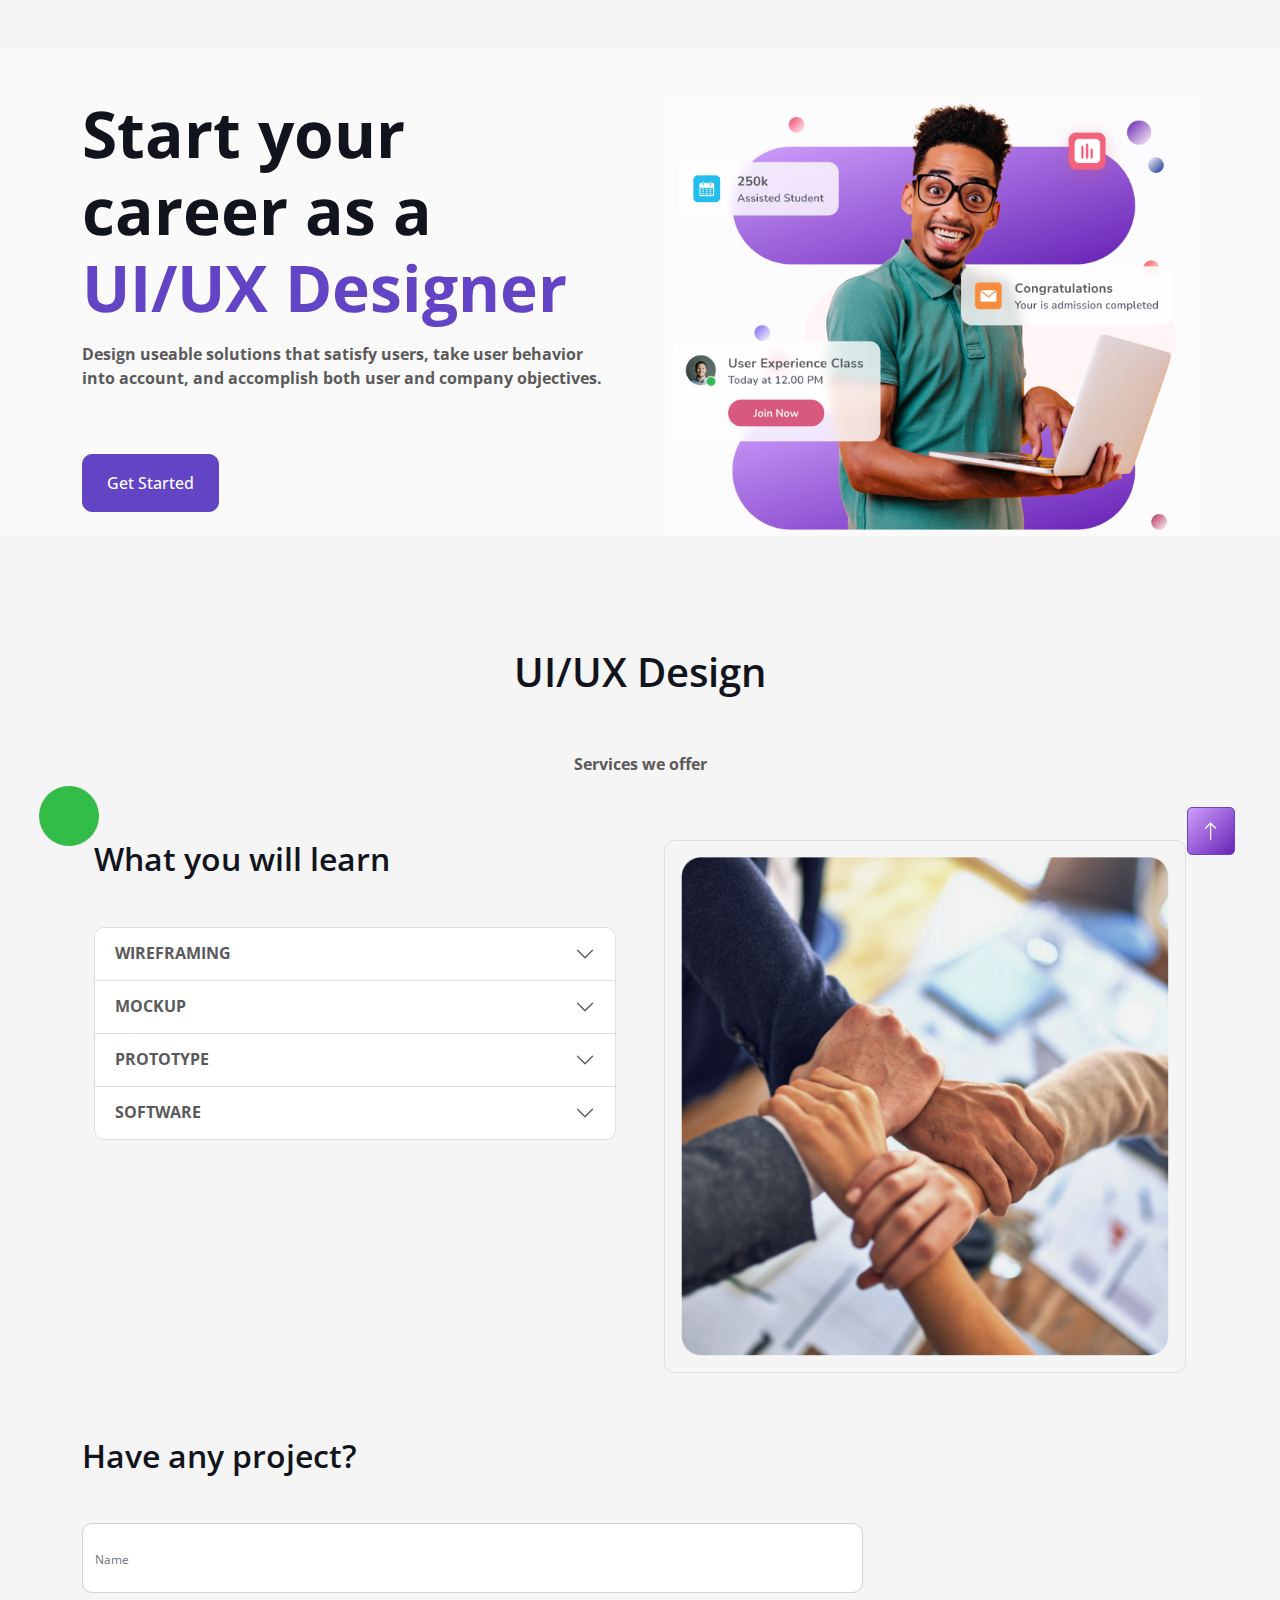
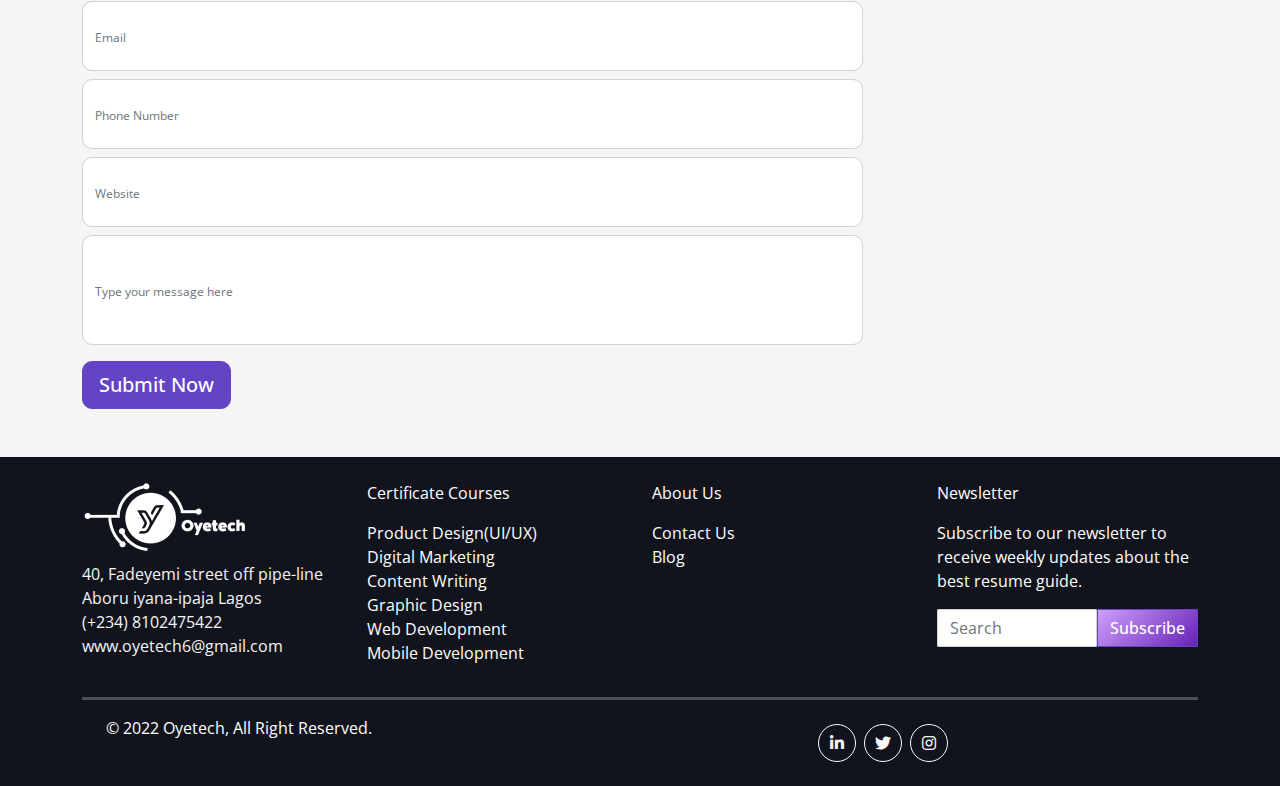
<file: services.html>
<!DOCTYPE html>
<html lang="en">

<head>
    <meta charset="utf-8">
    <title>ProMan - Personal Portfolio HTML Template</title>
    <meta content="width=device-width, initial-scale=1.0" name="viewport">
    <meta content="" name="keywords">
    <meta content="" name="description">

    <!-- Favicon -->
    <link href="img/favicon.ico" rel="icon">
    <link class="img-fluid" rel="icon" href="img/image-3-1_1-removebg-preview.png" type="image/png">

    <!-- Google Web Fonts -->
    <link rel="preconnect" href="https://fonts.googleapis.com">
    <link rel="preconnect" href="https://fonts.gstatic.com">
    <link href="https://fonts.googleapis.com/css2?family=Open+Sans:wght@400;500;600;700;800&display=swap" rel="stylesheet"> 

    <!-- Icon Font Stylesheet -->
    <link href="https://cdnjs.cloudflare.com/ajax/libs/font-awesome/5.10.0/css/all.min.css" rel="stylesheet">
    <link href="https://cdn.jsdelivr.net/npm/bootstrap-icons@1.4.1/font/bootstrap-icons.css" rel="stylesheet">

    <!-- Libraries Stylesheet -->
    <link href="lib/animate/animate.min.css" rel="stylesheet">
    <link href="lib/lightbox/css/lightbox.min.css" rel="stylesheet">
    <link href="lib/owlcarousel/assets/owl.carousel.min.css" rel="stylesheet">

    <!-- Customized Bootstrap Stylesheet -->
    <link href="css/bootstrap.min.css" rel="stylesheet">

    <!-- Template Stylesheet -->
    <link href="css/style.css" rel="stylesheet">
</head>

<body data-bs-spy="scroll" data-bs-target=".navbar" data-bs-offset="51" style="background-color: #F5F5F5;">
    <!-- Spinner Start -->
    <div id="spinner" class="show bg-white position-fixed translate-middle w-100 vh-100 top-50 start-50 d-flex align-items-center justify-content-center">
        <div class="spinner-border text-primary" style="width: 3rem; height: 3rem;" role="status">
            <span class="sr-only">Loading...</span>
        </div>
    </div>
    <!-- Spinner End -->


    <!-- Navbar Start -->
    <nav class="navbar navbar-expand-lg bg-white navbar-light fixed-top py-lg-0 px-4 px-lg-5 wow fadeIn" data-wow-delay="0.1s">
        <a href="index.html" class="navbar-brand d-block d-lg-none">
            <img class="" src="img/image-3-1_1-removebg-preview.png">
        </a>
        <button type="button" class="navbar-toggler" data-bs-toggle="collapse" data-bs-target="#navbarCollapse">
            <span class="navbar-toggler-icon"></span>
        </button>

        <a href="index.html" class="navbar-brand py-3 px-4 mx-3 d-none d-lg-block">
            <img class="" src="img/image-3-1_1-removebg-preview.png">
        </a>

        <div class="collapse navbar-collapse justify-content-between py-4 py-lg-0" id="navbarCollapse">
            <div class="navbar-nav ms-auto py-0">
                <a href="index.html" class="nav-item nav-link">Home</a>
                <a href="about.html" class="nav-item nav-link">About Us</a>
                <a href="#" class="nav-item nav-link">Services</a>
                <a href="training.html" class="nav-item nav-link active">Training</a>
                <a href="contact.html" class="nav-item nav-link">Contact Us</a>
                <a href="blog.html" class="nav-item nav-link">Blog</a>
            </div>
            
            <div class="navbar-nav ms-auto py-0">
                <a href="blog.html" class="btn btn-primary py-3 px-4 me-5" style="background: linear-gradient(135deg, #CE9FFC 0%, #6722B5 100%); border-radius: 5px;">Check for more blog</a>
            </div>
        </div>
    </nav>
    <!-- Navbar End -->


    <!-- Header Start -->
    <div class="container-fluid bg-light my-6 mt-0" id="home">
        <div class="container">
            <div class="row g-5 align-items-center mt-5">
                <div class="col-lg-6 py-6 pb-0 pt-lg-0">
                    <!-- <h3 class="text-primary mb-3">I'm</h3> -->
                    <h1 class="display-3 mb-3">Start your career as a<span class="text-primary"> UI/UX Designer</span></h1>
                    <!-- <h2 class="typed-text-output d-inline text-primary"></h2>
                    <div class="typed-text d-none text-primary">
                        
                    </div> -->
                    <p class="display mt-3">
                        <b>Design useable solutions that satisfy users, take user behavior into account, and accomplish both user and company objectives.</b>
                    </p>
                    <div class="d-flex align-items-center pt-5 mb-4">
                        <a href="" class="btn btn-primary py-3 px-4 me-5">Get Started</a>
                        <!-- <button type="button" class="btn-play" data-bs-toggle="modal"
                            data-src="https://www.youtube.com/embed/DWRcNpR6Kdc" data-bs-target="#videoModal">
                            <span></span>
                        </button> -->
                        <!-- <h5 class="ms-4 mb-0 d-none d-sm-block">Play Video</h5> -->
                    </div>
                </div>
                <div class="col-lg-6" id="home2">
                    <img class="img-fluid" src="img/Screenshot (40).png" alt="">
                </div>
            </div>
        </div>
    </div>
    <!-- Header End -->

    <!-- Who we are -->
    
    <!-- Who we are -->

    <!-- About Start -->
    <div class="container py-3" id="about">
        <div class="container">
            <div class="row g-5">
                <h1 class="text-center">UI/UX Design</h1>
                <p class="text-center"><b>Services we offer</b></p>
                <div class="col-lg-6 wow fadeInUp text-bold" data-wow-delay="0.5s" style="font-size: 20px;">
                    <h2 class="mb-5">What you will learn</h2>
                    <div class="accordion" id="accordionExample">
                        <div class="accordion-item">
                            <h2 class="accordion-header" id="headingOne">
                              <button class="accordion-button collapsed" type="button" data-bs-toggle="collapse" data-bs-target="#collapseOne" aria-expanded="false" aria-controls="collapseOne">
                                  <strong>WIREFRAMING</strong>
                              </button>
                            </h2>
                            <div id="collapseOne" class="accordion-collapse collapse" aria-labelledby="headingOne" data-bs-parent="#accordionExample">
                              <div class="accordion-body">
                                  <ul class="" style="font-size: 20px;">
                                      <li class="mb-3">
                                          Research
                                      </li>
                                      <li class="mb-3">
                                          Flowchart
                                      </li>
                                      <li class="mb-3">
                                         Wireframing
                                      </li>
                                  </ul>
                              </div>
                            </div>
                          </div>
                        <div class="accordion-item">
                          <h2 class="accordion-header" id="headingTwo">
                            <button class="accordion-button collapsed" type="button" data-bs-toggle="collapse" data-bs-target="#collapseTwo" aria-expanded="false" aria-controls="collapseTwo">
                                <strong>MOCKUP</strong>
                            </button>
                          </h2>
                          <div id="collapseTwo" class="accordion-collapse collapse" aria-labelledby="headingTwo" data-bs-parent="#accordionExample">
                            <div class="accordion-body">
                                <ul class="" style="font-size: 20px;">
                                    <li class="mb-3">
                                        Introduction to Figma
                                    </li>
                                    <li class="mb-3">
                                        Design Principles
                                    </li>
                                    <li class="mb-3">
                                       Colors
                                    </li>
                                    <li class="mb-3">
                                        Fonts
                                    </li>
                                    <li class="mb-3">
                                        Iconography
                                     </li>
                                     <li class="mb-3">
                                         Mockup
                                     </li>
                                </ul>
                            </div>
                          </div>
                        </div>
                        <div class="accordion-item">
                          <h2 class="accordion-header" id="headingThree">
                            <button class="accordion-button collapsed" type="button" data-bs-toggle="collapse" data-bs-target="#collapseThree" aria-expanded="false" aria-controls="collapseThree">
                                <strong>PROTOTYPE</strong>
                            </button>
                          </h2>
                          <div id="collapseThree" class="accordion-collapse collapse" aria-labelledby="headingThree" data-bs-parent="#accordionExample">
                            <div class="accordion-body">
                                <ul class="" style="font-size: 20px;">
                                    <li class="mb-3">
                                        Design Figma
                                    </li>
                                    <li class="mb-3">
                                        Masking
                                    </li>
                                    <li class="mb-3">
                                       State
                                    </li>
                                    <li class="mb-3">
                                        Prototyping
                                    </li>
                                    <li class="mb-3">
                                        Animation
                                     </li>
                                     <li class="mb-3">
                                         Project
                                     </li>
                                </ul>
                            </div>
                          </div>
                        </div>
                        <div class="accordion-item">
                            <h2 class="accordion-header" id="headingFour">
                              <button class="accordion-button collapsed" type="button" data-bs-toggle="collapse" data-bs-target="#collapseFour" aria-expanded="false" aria-controls="collapseFour">
                                  <strong>SOFTWARE</strong>
                              </button>
                            </h2>
                            <div id="collapseFour" class="accordion-collapse collapse" aria-labelledby="headingFour" data-bs-parent="#accordionExample">
                              <div class="accordion-body">
                                <ul class="" style="font-size: 20px;">
                                    <li class="mb-3">
                                        Figma
                                    </li>
                                </ul>
                              </div>
                            </div>
                          </div>
                      </div>
                </div>
                <div class="col-lg-6 wow fadeInUp" data-wow-delay="0.1s">
                    <div class="rounded" style="border: 1px solid #E0E0E4;">
                        <img class="img-fluid rounded p-3" src="img/confident-teacher-explaining-lesson-pupils 1.png">
                    </div>
                </div>
            </div>
        </div>
    </div>
    <!-- About End -->

    <!-- Form area starts -->
    <div class="container mt-5 mb-5">
        <div class="row mb-5">
            <div class="col">
                <h2 class="mb-5">Have any project?</h2>
                <form class="" action="" method="post">
                    <input class="form-control" type="text" style="width: 70%; height: 70px;" placeholder="Name">
                    <input class="form-control mt-2" type="text" style="width: 70%; height: 70px;" placeholder="Email">
                    <input class="form-control mt-2" type="text" style="width: 70%; height: 70px;" placeholder="Phone Number">
                    <input class="form-control mt-2" type="text" style="width: 70%; height: 70px;" placeholder="Website">
                    <input class="form-control mt-2" type="text" style="width: 70%; height: 110px;" placeholder="Type your message here">

                    <button class="btn btn-lg btn-primary btn-bg mt-3">Submit Now</button>
                </form>
            </div>
        </div>
    </div>
    <!-- Form area ends -->

    <!-- Copyright Start -->
    <div class="container-fluid bg-dark text-white py-4 mt-5">
        <div class="container">
            <div class="row">
                <div class="col-md-3 text-center text-md-start mb-3 mb-md-0">
                    <a href="#"><img class="" src="img/image 26.png"></a>
                    <p class="mt-2" style="color: #F5F5F5;">40, Fadeyemi street off pipe-line Aboru iyana-ipaja Lagos<br>
                        (+234) 8102475422
                        www.oyetech6@gmail.com
                    </p>
                </div>
                <div class="col-md-3 text-center text-md-start">
                    <p>Certificate Courses</p>
                    <p>
                        Product Design(UI/UX)<br>
                        Digital Marketing<br>
                        Content Writing<br>
                        Graphic Design<br>
                        Web Development<br>
                        Mobile Development<br>
                    </p>
                </div>
                <div class="col-md-3 text-center text-md-start mb-3 mb-md-0">
                    <p>About Us</p>
                    <p>
                        <a href="" class="text-white">Contact Us</a><br>
                        <a href="" class="text-white">Blog</a>
                    </p>
                </div>
                <div class="col-md-3 text-center text-md-start mb-3 mb-md-0">
                    <p>Newsletter</p>
                    <p>
                        Subscribe to our newsletter to receive weekly updates about the best resume guide.
                    </p>
                    <form class="" action="" method="">
                        <div class="d-flex">
                            <input class="form-control" type="search" placeholder="Search" aria-label="Search" style="border-radius: 1px;">
                            <button class="btn btn-primary" type="submit" style="background: linear-gradient(135deg, #CE9FFC 0%, #6722B5 100%); border-radius: 1px;">Subscribe</button>
                        </div>
                    </form>
                </div>
            </div>
            <hr size="5%" color="#F5F5F5" width="100%">
            <div class="row justify-content-between container">
                <div class="col-md-4">
                    &copy;  2022 Oyetech, All Right Reserved.
                </div>
                <div class="col-md-4 d-flex pt-2 text-md-end">
                    <a class="btn btn-square btn-outline-light me-2 rounded-circle" href="https://www.linkedin.com/company/oyetech/" target="_blank"><i class="fab fa-linkedin-in"></i></a>
                    <a class="btn btn-square btn-outline-light me-2 rounded-circle" href="https://twitter.com/oyetechhq?t=8N119oDbNxmq5eB1YZVXkw&s=09" target="_blank"><i class="fab fa-twitter"></i></a>
                    <a class="btn btn-square btn-outline-light me-2 rounded-circle" href="https://www.instagram.com/oyetechhq?r=nametag" target="_blank"><i class="fab fa-instagram"></i></a>
                </div>
            </div>
        </div>
    </div>
    <!-- Copyright End -->


    <!-- Back to Top -->
    <a href="#" class="btn btn-lg btn-primary btn-lg-square back-to-top" style="background: linear-gradient(135deg, #CE9FFC 0%, #6722B5 100%); border-radius: 5px;"><i class="bi bi-arrow-up"></i></a>

    <a href="https://chat.whatsapp.com/K3xtXhxD1mh0F84XnXJz21" target="_blank" class="btn btn-lg btn-success btn-lg-square rounded-circle whatsapp"><i class="bi bi-whatsapp text-white"></i></a>


    <!-- JavaScript Libraries -->
    <script src="https://code.jquery.com/jquery-3.4.1.min.js"></script>
    <script src="https://cdn.jsdelivr.net/npm/bootstrap@5.0.0/dist/js/bootstrap.bundle.min.js"></script>
    <script src="lib/wow/wow.min.js"></script>
    <script src="lib/easing/easing.min.js"></script>
    <script src="lib/waypoints/waypoints.min.js"></script>
    <script src="lib/typed/typed.min.js"></script>
    <script src="lib/counterup/counterup.min.js"></script>
    <script src="lib/owlcarousel/owl.carousel.min.js"></script>
    <script src="lib/isotope/isotope.pkgd.min.js"></script>
    <script src="lib/lightbox/js/lightbox.min.js"></script>

    <!-- Template Javascript -->
    <script src="js/main.js"></script>
</body>

</html>
</file>
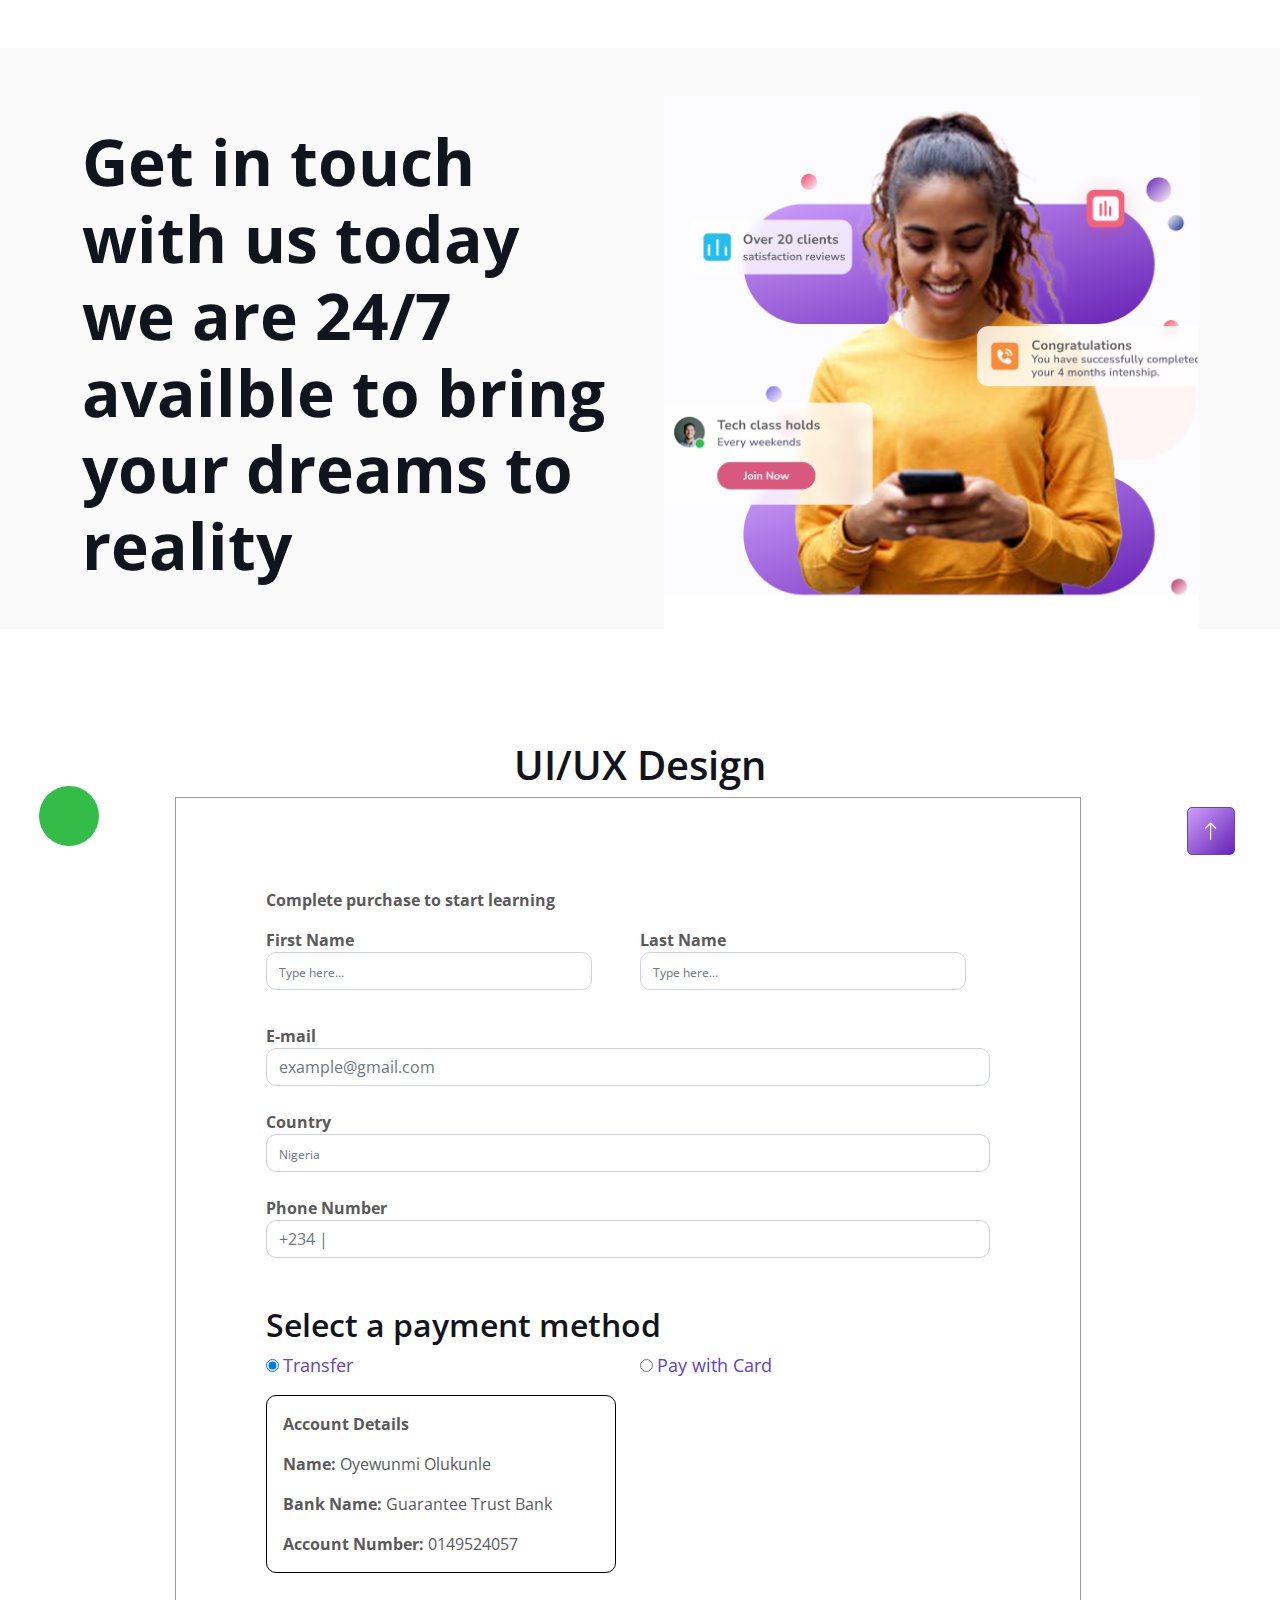
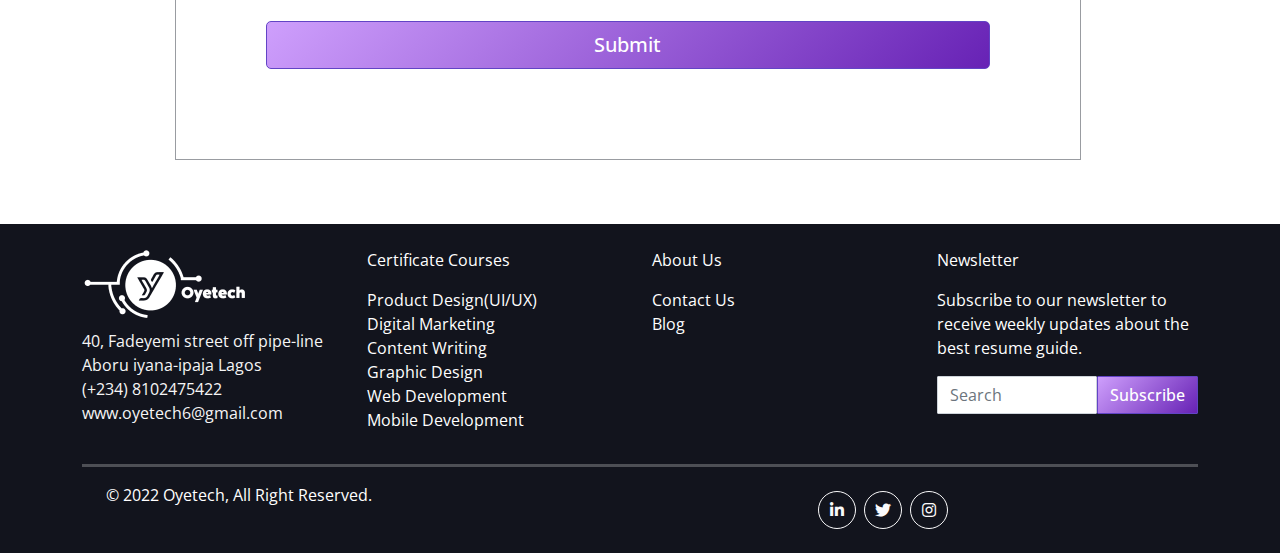
<file: training.html>
<!DOCTYPE html>
<html lang="en">

<head>
    <meta charset="utf-8">
    <title>ProMan - Personal Portfolio HTML Template</title>
    <meta content="width=device-width, initial-scale=1.0" name="viewport">
    <meta content="" name="keywords">
    <meta content="" name="description">

    <!-- Favicon -->
    <link href="img/favicon.ico" rel="icon">
    <link class="img-fluid" rel="icon" href="img/image-3-1_1-removebg-preview.png" type="image/png">

    <!-- Google Web Fonts -->
    <link rel="preconnect" href="https://fonts.googleapis.com">
    <link rel="preconnect" href="https://fonts.gstatic.com">
    <link href="https://fonts.googleapis.com/css2?family=Open+Sans:wght@400;500;600;700;800&display=swap" rel="stylesheet"> 
    <link rel="stylesheet" href="https://cdnjs.cloudflare.com/ajax/libs/font-awesome/4.7.0/css/font-awesome.min.css">

    <!-- Icon Font Stylesheet -->
    <link href="https://cdnjs.cloudflare.com/ajax/libs/font-awesome/5.10.0/css/all.min.css" rel="stylesheet">
    <link href="https://cdn.jsdelivr.net/npm/bootstrap-icons@1.4.1/font/bootstrap-icons.css" rel="stylesheet">

    <!-- Libraries Stylesheet -->
    <link href="lib/animate/animate.min.css" rel="stylesheet">
    <link href="lib/lightbox/css/lightbox.min.css" rel="stylesheet">
    <link href="lib/owlcarousel/assets/owl.carousel.min.css" rel="stylesheet">

    <!-- Customized Bootstrap Stylesheet -->
    <link href="css/bootstrap.min.css" rel="stylesheet">

    <!-- Template Stylesheet -->
    <link href="css/style.css" rel="stylesheet">
</head>

<body data-bs-spy="scroll" data-bs-target=".navbar" data-bs-offset="51" style="background-color: #FFFFFF;">
    <!-- Spinner Start -->
    <div id="spinner" class="show bg-white position-fixed translate-middle w-100 vh-100 top-50 start-50 d-flex align-items-center justify-content-center">
        <div class="spinner-border text-primary" style="width: 3rem; height: 3rem;" role="status">
            <span class="sr-only">Loading...</span>
        </div>
    </div>
    <!-- Spinner End -->


    <!-- Navbar Start -->
    <nav class="navbar navbar-expand-lg bg-white navbar-light fixed-top py-lg-0 px-4 px-lg-5 wow fadeIn" data-wow-delay="0.1s">
        <a href="index.html" class="navbar-brand d-block d-lg-none">
            <img class="" src="img/image-3-1_1-removebg-preview.png">
        </a>
        <button type="button" class="navbar-toggler" data-bs-toggle="collapse" data-bs-target="#navbarCollapse">
            <span class="navbar-toggler-icon"></span>
        </button>

        <a href="index.html" class="navbar-brand py-3 px-4 mx-3 d-none d-lg-block">
            <img class="" src="img/image-3-1_1-removebg-preview.png">
        </a>

        <div class="collapse navbar-collapse justify-content-between py-4 py-lg-0" id="navbarCollapse">
            <div class="navbar-nav ms-auto py-0">
                <a href="index.html" class="nav-item nav-link">Home</a>
                <a href="about.html" class="nav-item nav-link">About Us</a>
                <a href="services.html" class="nav-item nav-link">Services</a>
                <a href="#" class="nav-item nav-link active">Training</a>
                <a href="contact.html" class="nav-item nav-link">Contact Us</a>
                <a href="blog.html" class="nav-item nav-link">Blog</a>
            </div>
            
            <div class="navbar-nav ms-auto py-0">
                <a href="blog.html" class="btn btn-primary py-3 px-4 me-5" style="background: linear-gradient(135deg, #CE9FFC 0%, #6722B5 100%); border-radius: 5px;">Check for more blog</a>
            </div>
        </div>
    </nav>
    <!-- Navbar End -->


    <!-- Header Start -->
    <div class="container-fluid bg-light my-6 mt-0" id="home">
        <div class="container">
            <div class="row g-5 align-items-center mt-5">
                <div class="col-lg-6 py-6 pb-0 pt-lg-0">
                    <!-- <h3 class="text-primary mb-3">I'm</h3> -->
                    <h1 class="display-3 mb-3">Get in touch with us today we are 24/7 availble to bring your dreams to reality</h1>
                    <!-- <h2 class="typed-text-output d-inline text-primary"></h2>
                    <div class="typed-text d-none text-primary">
                        
                    </div> -->
                </div>
                <div class="col-lg-6" id="home2">
                    <img class="img-fluid" src="img/Screenshot (49).png" alt="">
                </div>
            </div>
        </div>
    </div>
    <!-- Header End -->

    <!-- Who we are -->
    
    <!-- Who we are -->

    <!-- About Start -->
    <div class="container py-3" id="about">
        <div class="container">
            <div class="row g-5">
                <h1 class="text-center">UI/UX Design</h1>
                <div class="row wow fadeInUp text-bold justify-content-center" data-wow-delay="0.5s">
                    <div class="col-md-10 input-container justify-content-center">
                        <fieldset class="" style="padding: 90px; border: 1px solid #00071466;">
                            <p class="text-bold mb-3"><b>Complete purchase to start learning</b></p>
                            <form action="" method="post">
                                <div class="d-flex">
                                    <div class="input-line input-icons me-5">
                                        <label><b>First Name</b></label>
                                        <input class="form-control" type="text" name="firstName" placeholder="Type here...">
                                    </div>
                                    <div class="input-line input-icons">
                                        <label><b>Last Name</b></label>
                                        <input class="form-control" type="text" name="lastName" placeholder="Type here...">          
                                    </div>
                                </div>
                                <div class="mt-4">
                                    <label><b>E-mail</b></label>
                                    <input class="form-control" type="email" name="email" placeholder="example@gmail.com">

                                    <label class="mt-4"><b>Country</b></label>
                                    <input class="form-control" type="text" name="phoneNumber" placeholder="Nigeria">

                                    <div class="mt-4">
                                        <label><b>Phone Number</b></label>
                                        <input class="form-control" type="tel" name="firstName" placeholder="+234 |" style="width: 100%;">
                                        <!-- <div class="input-line input-icons mt-3">
                                            <input class="form-control" type="number" name="firstName" id="card" placeholder="Type here">
                                        </div> -->
                                    </div>
                                </div>
                                <div class="mt-5 row">
                                    <h2>Select a payment method</h2>
                                    <div class="col-6">
                                        <input class="text-primary" type="radio" id="transfer" name="payment" value="transfer" checked>
                                        <label class="text-primary me-3" for="transfer" style="font-size: 18px;">Transfer</label>
                                        <div class="rounded mt-3" style="border: 1px solid black;" id="transferPage">
                                            <p class="ms-3 mt-3"><b>Account Details</b></p>
                                            <p class="ms-3"><b>Name:</b> Oyewunmi Olukunle</p>
                                            <p class="ms-3"><b>Bank Name:</b> Guarantee Trust Bank</p>
                                            <p class="ms-3"><b>Account Number:</b> 0149524057</p>
                                        </div>
                                    </div>
                                    <div class="col-6">
                                        <input class="text-primary" type="radio" id="card" name="payment" value="card">
                                        <label class="text-primary" for="card" style="font-size: 18px;">Pay with Card</label><br>
                                        <div class="rounded mt-3" id="cardPage">
                                            <label>&nbsp;Credit Card</label>
                                            <input type="text" class="form-control" id="cardPayment" placeholder="XXXX XXXX XXXX XXXX">
                                            <div class="d-flex mt-3">
                                                <div class="me-3">
                                                    <label>&nbsp;Expiration Date</label>
                                                    <input type="text" class="form-control" id="expDate" placeholder="MM/YY">
                                                </div>
                                                <div>
                                                    <label>&nbsp;CVV</label>
                                                    <input type="password" class="form-control" id="cvv" placeholder="CVV">
                                                </div>
                                            </div>
                                            <div class="mt-3">
                                                <input type="checkbox"><span> Save card details for future use</span>
                                            </div>
                                        </div>
                                    </div>    
                                </div>
                                <button class="btn btn-lg btn-primary mt-5" type="submit" style="width: 100%; background: linear-gradient(135deg, #CE9FFC 0%, #6722B5 100%); border-radius: 5px;">Submit</button>
                            </form>
                       </fieldset>
                    </div>
                </div>
            </div>
        </div>
    </div>
    <!-- About End -->

    <!-- Copyright Start -->
    <div class="container-fluid bg-dark text-white py-4 mt-5">
        <div class="container">
            <div class="row">
                <div class="col-md-3 text-center text-md-start mb-3 mb-md-0">
                    <a href="#"><img class="" src="img/image 26.png"></a>
                    <p class="mt-2" style="color: #F5F5F5;">40, Fadeyemi street off pipe-line Aboru iyana-ipaja Lagos<br>
                        (+234) 8102475422
                        www.oyetech6@gmail.com
                    </p>
                </div>
                <div class="col-md-3 text-center text-md-start">
                    <p>Certificate Courses</p>
                    <p>
                        Product Design(UI/UX)<br>
                        Digital Marketing<br>
                        Content Writing<br>
                        Graphic Design<br>
                        Web Development<br>
                        Mobile Development<br>
                    </p>
                </div>
                <div class="col-md-3 text-center text-md-start mb-3 mb-md-0">
                    <p>About Us</p>
                    <p>
                        <a href="" class="text-white">Contact Us</a><br>
                        <a href="" class="text-white">Blog</a>
                    </p>
                </div>
                <div class="col-md-3 text-center text-md-start mb-3 mb-md-0">
                    <p>Newsletter</p>
                    <p>
                        Subscribe to our newsletter to receive weekly updates about the best resume guide.
                    </p>
                    <form class="" action="" method="">
                        <div class="d-flex">
                            <input class="form-control" type="search" placeholder="Search" aria-label="Search" style="border-radius: 1px;">
                            <button class="btn btn-primary" type="submit" style="background: linear-gradient(135deg, #CE9FFC 0%, #6722B5 100%); border-radius: 1px;">Subscribe</button>
                        </div>
                    </form>
                </div>
            </div>
            <hr size="5%" color="#F5F5F5" width="100%">
            <div class="row justify-content-between container">
                <div class="col-md-4">
                    &copy;  2022 Oyetech, All Right Reserved.
                </div>
                <div class="col-md-4 d-flex pt-2 text-md-end">
                    <a class="btn btn-square btn-outline-light me-2 rounded-circle" href="https://www.linkedin.com/company/oyetech/" target="_blank"><i class="fab fa-linkedin-in"></i></a>
                    <a class="btn btn-square btn-outline-light me-2 rounded-circle" href="https://twitter.com/oyetechhq?t=8N119oDbNxmq5eB1YZVXkw&s=09" target="_blank"><i class="fab fa-twitter"></i></a>
                    <a class="btn btn-square btn-outline-light me-2 rounded-circle" href="https://www.instagram.com/oyetechhq?r=nametag" target="_blank"><i class="fab fa-instagram"></i></a>
                </div>
            </div>
        </div>
    </div>
<!-- Copyright End -->


<!-- Back to Top -->
<a href="#" class="btn btn-lg btn-primary btn-lg-square back-to-top" style="background: linear-gradient(135deg, #CE9FFC 0%, #6722B5 100%); border-radius: 5px;"><i class="bi bi-arrow-up"></i></a>

<a href="https://chat.whatsapp.com/K3xtXhxD1mh0F84XnXJz21" target="_blank" class="btn btn-lg btn-success btn-lg-square rounded-circle whatsapp"><i class="bi bi-whatsapp text-white"></i></a>


    <!-- JavaScript Libraries -->
    <script src="https://code.jquery.com/jquery-3.4.1.min.js"></script>
    <script src="https://cdn.jsdelivr.net/npm/bootstrap@5.0.0/dist/js/bootstrap.bundle.min.js"></script>
    <script src="lib/wow/wow.min.js"></script>
    <script src="lib/easing/easing.min.js"></script>
    <script src="lib/waypoints/waypoints.min.js"></script>
    <script src="lib/typed/typed.min.js"></script>
    <script src="lib/counterup/counterup.min.js"></script>
    <script src="lib/owlcarousel/owl.carousel.min.js"></script>
    <script src="lib/isotope/isotope.pkgd.min.js"></script>
    <script src="lib/lightbox/js/lightbox.min.js"></script>

    <!-- Template Javascript -->
    <script src="js/main.js"></script>

    <script type="text/javascript">

        $(document).ready(function(){

            $('#cardPage').hide('fast');
            
            $("#transfer").click(function () {
                $(this).find('input:radio').attr('checked', true);
                $('#cardPage').hide('fast', function(){
                    $('#transferPage').show('fast')
                })
            });

            $("#card").click(function () {
                $(this).find('input:radio').attr('checked', true);
                $('#transferPage').hide('fast', function(){
                    $('#cardPage').show('fast')
                })
            });
        })
        
    </script>

</body>

</html>
</file>
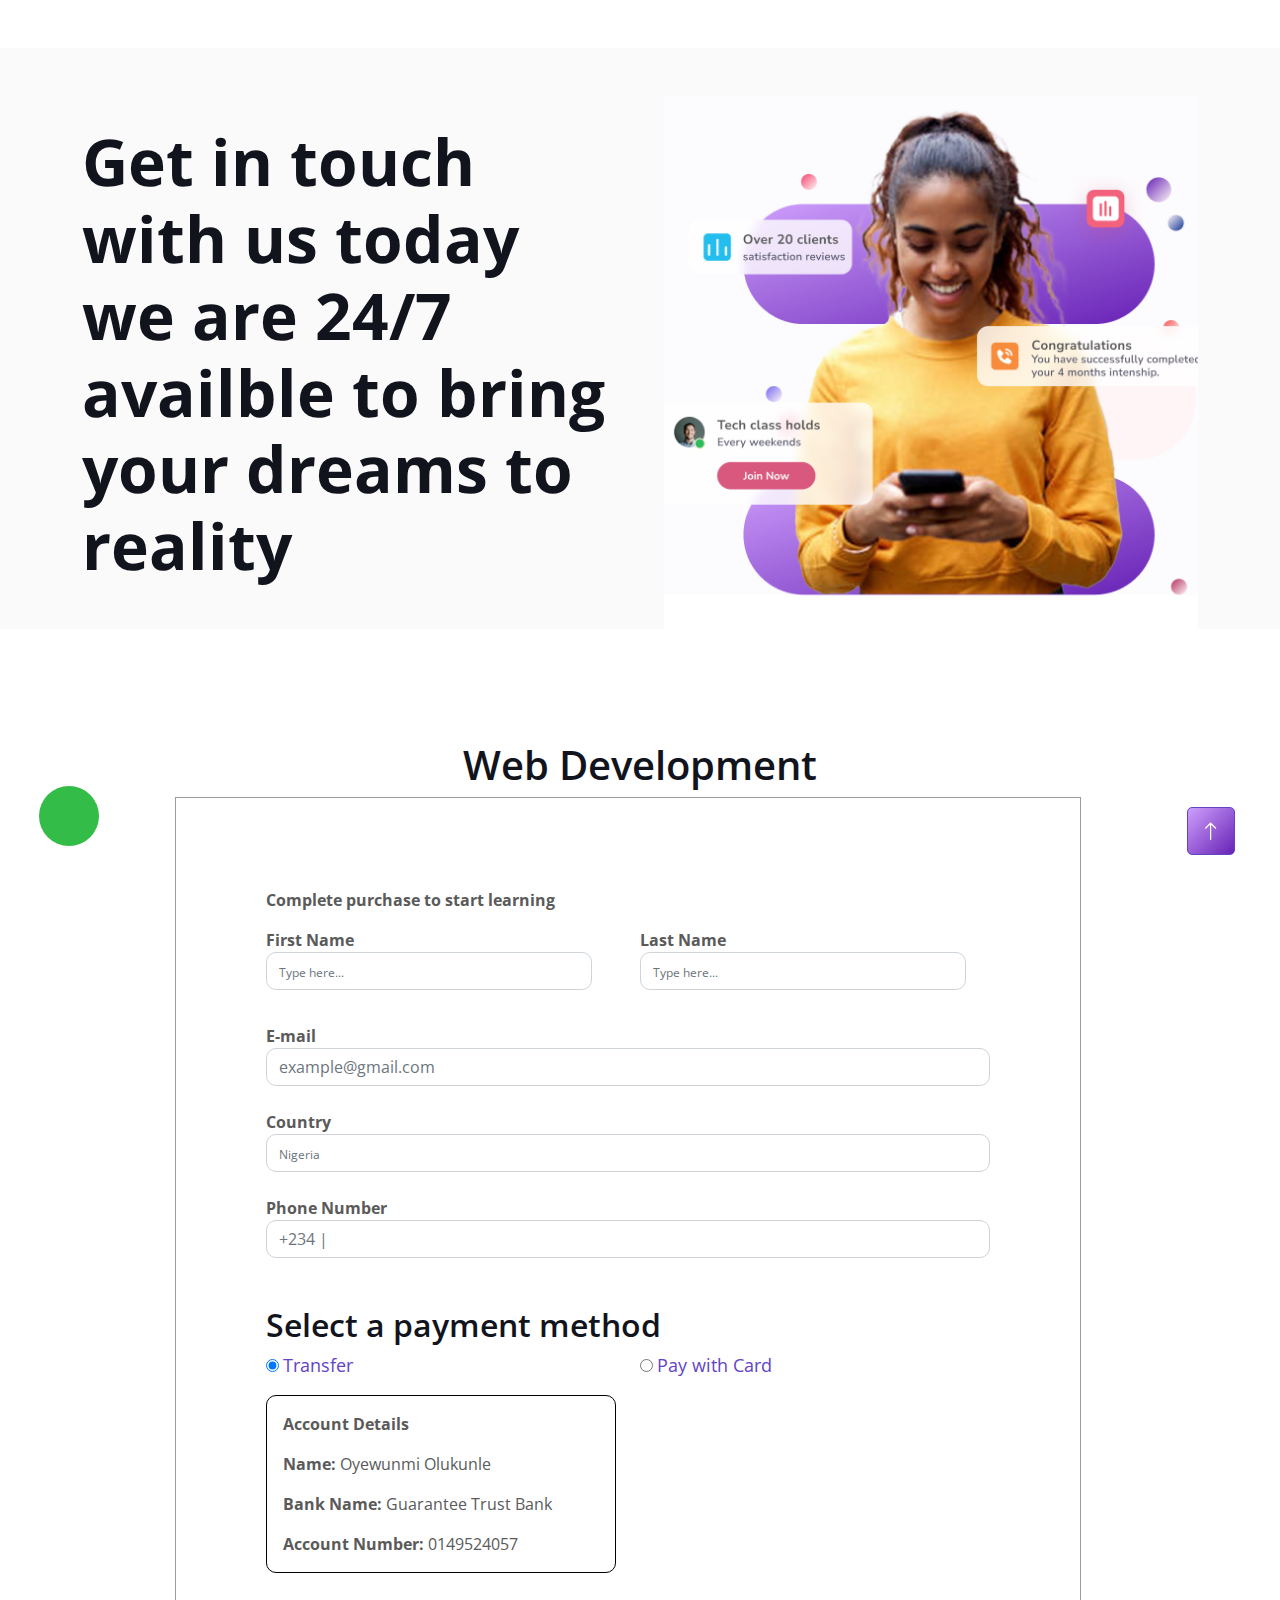
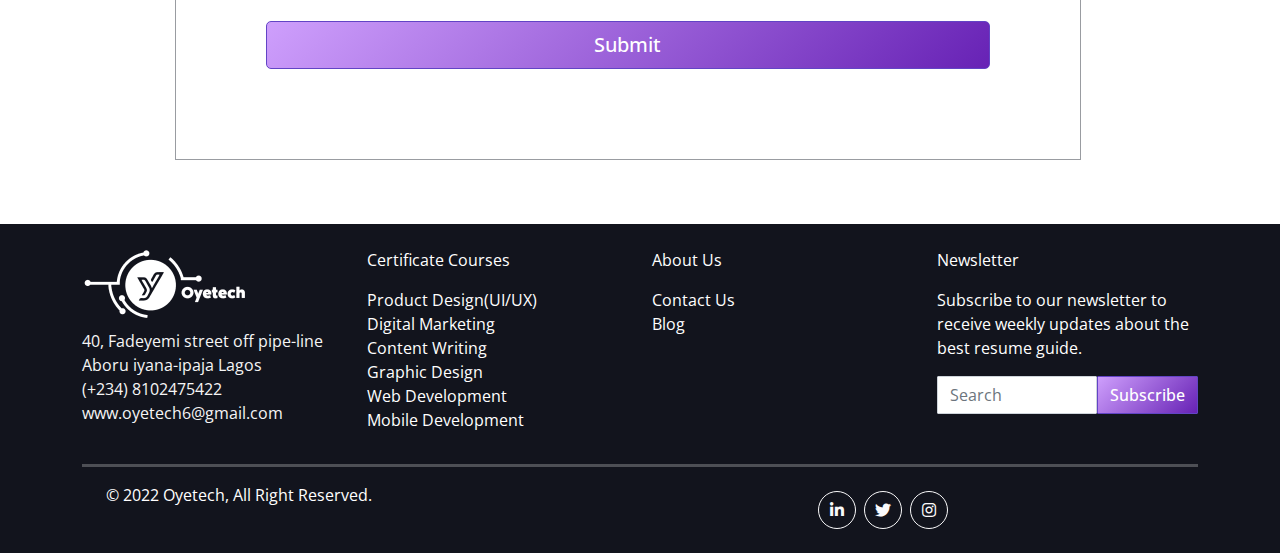
<file: web_development.html>
<!DOCTYPE html>
<html lang="en">

<head>
    <meta charset="utf-8">
    <title>ProMan - Personal Portfolio HTML Template</title>
    <meta content="width=device-width, initial-scale=1.0" name="viewport">
    <meta content="" name="keywords">
    <meta content="" name="description">

    <!-- Favicon -->
    <link href="img/favicon.ico" rel="icon">
    <link class="img-fluid" rel="icon" href="img/image-3-1_1-removebg-preview.png" type="image/png">

    <!-- Google Web Fonts -->
    <link rel="preconnect" href="https://fonts.googleapis.com">
    <link rel="preconnect" href="https://fonts.gstatic.com">
    <link href="https://fonts.googleapis.com/css2?family=Open+Sans:wght@400;500;600;700;800&display=swap" rel="stylesheet"> 
    <link rel="stylesheet" href="https://cdnjs.cloudflare.com/ajax/libs/font-awesome/4.7.0/css/font-awesome.min.css">

    <!-- Icon Font Stylesheet -->
    <link href="https://cdnjs.cloudflare.com/ajax/libs/font-awesome/5.10.0/css/all.min.css" rel="stylesheet">
    <link href="https://cdn.jsdelivr.net/npm/bootstrap-icons@1.4.1/font/bootstrap-icons.css" rel="stylesheet">

    <!-- Libraries Stylesheet -->
    <link href="lib/animate/animate.min.css" rel="stylesheet">
    <link href="lib/lightbox/css/lightbox.min.css" rel="stylesheet">
    <link href="lib/owlcarousel/assets/owl.carousel.min.css" rel="stylesheet">

    <!-- Customized Bootstrap Stylesheet -->
    <link href="css/bootstrap.min.css" rel="stylesheet">

    <!-- Template Stylesheet -->
    <link href="css/style.css" rel="stylesheet">
</head>

<body data-bs-spy="scroll" data-bs-target=".navbar" data-bs-offset="51" style="background-color: #FFFFFF;">
    <!-- Spinner Start -->
    <div id="spinner" class="show bg-white position-fixed translate-middle w-100 vh-100 top-50 start-50 d-flex align-items-center justify-content-center">
        <div class="spinner-border text-primary" style="width: 3rem; height: 3rem;" role="status">
            <span class="sr-only">Loading...</span>
        </div>
    </div>
    <!-- Spinner End -->


    <!-- Navbar Start -->
    <nav class="navbar navbar-expand-lg bg-white navbar-light fixed-top py-lg-0 px-4 px-lg-5 wow fadeIn" data-wow-delay="0.1s">
        <a href="index.html" class="navbar-brand d-block d-lg-none">
            <img class="" src="img/image-3-1_1-removebg-preview.png">
        </a>
        <button type="button" class="navbar-toggler" data-bs-toggle="collapse" data-bs-target="#navbarCollapse">
            <span class="navbar-toggler-icon"></span>
        </button>

        <a href="index.html" class="navbar-brand py-3 px-4 mx-3 d-none d-lg-block">
            <img class="" src="img/image-3-1_1-removebg-preview.png">
        </a>

        <div class="collapse navbar-collapse justify-content-between py-4 py-lg-0" id="navbarCollapse">
            <div class="navbar-nav ms-auto py-0">
                <a href="index.html" class="nav-item nav-link">Home</a>
                <a href="about.html" class="nav-item nav-link">About Us</a>
                <a href="services.html" class="nav-item nav-link">Services</a>
                <a href="#" class="nav-item nav-link active">Training</a>
                <a href="contact.html" class="nav-item nav-link">Contact Us</a>
                <a href="blog.html" class="nav-item nav-link">Blog</a>
            </div>
            
            <div class="navbar-nav ms-auto py-0">
                <a href="blog.html" class="btn btn-primary py-3 px-4 me-5" style="background: linear-gradient(135deg, #CE9FFC 0%, #6722B5 100%); border-radius: 5px;">Check for more blog</a>
            </div>
        </div>
    </nav>
    <!-- Navbar End -->


    <!-- Header Start -->
    <div class="container-fluid bg-light my-6 mt-0" id="home">
        <div class="container">
            <div class="row g-5 align-items-center mt-5">
                <div class="col-lg-6 py-6 pb-0 pt-lg-0">
                    <!-- <h3 class="text-primary mb-3">I'm</h3> -->
                    <h1 class="display-3 mb-3">Get in touch with us today we are 24/7 availble to bring your dreams to reality</h1>
                    <!-- <h2 class="typed-text-output d-inline text-primary"></h2>
                    <div class="typed-text d-none text-primary">
                        
                    </div> -->
                </div>
                <div class="col-lg-6" id="home2">
                    <img class="img-fluid" src="img/Screenshot (49).png" alt="">
                </div>
            </div>
        </div>
    </div>
    <!-- Header End -->

    <!-- Who we are -->
    
    <!-- Who we are -->

    <!-- About Start -->
    <div class="container py-3" id="about">
        <div class="container">
            <div class="row g-5">
                <h1 class="text-center">Web Development</h1>
                <div class="row wow fadeInUp text-bold justify-content-center" data-wow-delay="0.5s">
                    <div class="col-md-10 input-container justify-content-center">
                        <fieldset class="" style="padding: 90px; border: 1px solid #00071466;">
                            <p class="text-bold mb-3"><b>Complete purchase to start learning</b></p>
                            <form action="" method="post">
                                <div class="d-flex">
                                    <div class="input-line input-icons me-5">
                                        <label><b>First Name</b></label>
                                        <input class="form-control" type="text" name="firstName" placeholder="Type here...">
                                    </div>
                                    <div class="input-line input-icons">
                                        <label><b>Last Name</b></label>
                                        <input class="form-control" type="text" name="lastName" placeholder="Type here...">          
                                    </div>
                                </div>
                                <div class="mt-4">
                                    <label><b>E-mail</b></label>
                                    <input class="form-control" type="email" name="email" placeholder="example@gmail.com">

                                    <label class="mt-4"><b>Country</b></label>
                                    <input class="form-control" type="text" name="phoneNumber" placeholder="Nigeria">

                                    <div class="mt-4">
                                        <label><b>Phone Number</b></label>
                                        <input class="form-control" type="tel" name="firstName" placeholder="+234 |" style="width: 100%;">
                                        <!-- <div class="input-line input-icons mt-3">
                                            <input class="form-control" type="number" name="firstName" id="card" placeholder="Type here">
                                        </div> -->
                                    </div>
                                </div>
                                <div class="mt-5 row">
                                    <h2>Select a payment method</h2>
                                    <div class="col-6">
                                        <input class="text-primary" type="radio" id="transfer" name="payment" value="transfer" checked>
                                        <label class="text-primary me-3" for="transfer" style="font-size: 18px;">Transfer</label>
                                        <div class="rounded mt-3" style="border: 1px solid black;" id="transferPage">
                                            <p class="ms-3 mt-3"><b>Account Details</b></p>
                                            <p class="ms-3"><b>Name:</b> Oyewunmi Olukunle</p>
                                            <p class="ms-3"><b>Bank Name:</b> Guarantee Trust Bank</p>
                                            <p class="ms-3"><b>Account Number:</b> 0149524057</p>
                                        </div>
                                    </div>
                                    <div class="col-6">
                                        <input class="text-primary" type="radio" id="card" name="payment" value="card">
                                        <label class="text-primary" for="card" style="font-size: 18px;">Pay with Card</label><br>
                                        <div class="rounded mt-3" id="cardPage">
                                            <label>&nbsp;Credit Card</label>
                                            <input type="text" class="form-control" id="cardPayment" placeholder="XXXX XXXX XXXX XXXX">
                                            <div class="d-flex mt-3">
                                                <div class="me-3">
                                                    <label>&nbsp;Expiration Date</label>
                                                    <input type="text" class="form-control" id="expDate" placeholder="MM/YY">
                                                </div>
                                                <div>
                                                    <label>&nbsp;CVV</label>
                                                    <input type="password" class="form-control" id="cvv" placeholder="CVV">
                                                </div>
                                            </div>
                                            <div class="mt-3">
                                                <input type="checkbox"><span> Save card details for future use</span>
                                            </div>
                                        </div>
                                    </div>    
                                </div>
                                <button class="btn btn-lg btn-primary mt-5" type="submit" style="width: 100%; background: linear-gradient(135deg, #CE9FFC 0%, #6722B5 100%); border-radius: 5px;">Submit</button>
                            </form>
                       </fieldset>
                    </div>
                </div>
            </div>
        </div>
    </div>
    <!-- About End -->

    <!-- Copyright Start -->
    <div class="container-fluid bg-dark text-white py-4 mt-5">
        <div class="container">
            <div class="row">
                <div class="col-md-3 text-center text-md-start mb-3 mb-md-0">
                    <a href="#"><img class="" src="img/image 26.png"></a>
                    <p class="mt-2" style="color: #F5F5F5;">40, Fadeyemi street off pipe-line Aboru iyana-ipaja Lagos<br>
                        (+234) 8102475422
                        www.oyetech6@gmail.com
                    </p>
                </div>
                <div class="col-md-3 text-center text-md-start">
                    <p>Certificate Courses</p>
                    <p>
                        Product Design(UI/UX)<br>
                        Digital Marketing<br>
                        Content Writing<br>
                        Graphic Design<br>
                        Web Development<br>
                        Mobile Development<br>
                    </p>
                </div>
                <div class="col-md-3 text-center text-md-start mb-3 mb-md-0">
                    <p>About Us</p>
                    <p>
                        <a href="" class="text-white">Contact Us</a><br>
                        <a href="" class="text-white">Blog</a>
                    </p>
                </div>
                <div class="col-md-3 text-center text-md-start mb-3 mb-md-0">
                    <p>Newsletter</p>
                    <p>
                        Subscribe to our newsletter to receive weekly updates about the best resume guide.
                    </p>
                    <form class="" action="" method="">
                        <div class="d-flex">
                            <input class="form-control" type="search" placeholder="Search" aria-label="Search" style="border-radius: 1px;">
                            <button class="btn btn-primary" type="submit" style="background: linear-gradient(135deg, #CE9FFC 0%, #6722B5 100%); border-radius: 1px;">Subscribe</button>
                        </div>
                    </form>
                </div>
            </div>
            <hr size="5%" color="#F5F5F5" width="100%">
            <div class="row justify-content-between container">
                <div class="col-md-4">
                    &copy;  2022 Oyetech, All Right Reserved.
                </div>
                <div class="col-md-4 d-flex pt-2 text-md-end">
                    <a class="btn btn-square btn-outline-light me-2 rounded-circle" href="https://www.linkedin.com/company/oyetech/" target="_blank"><i class="fab fa-linkedin-in"></i></a>
                    <a class="btn btn-square btn-outline-light me-2 rounded-circle" href="https://twitter.com/oyetechhq?t=8N119oDbNxmq5eB1YZVXkw&s=09" target="_blank"><i class="fab fa-twitter"></i></a>
                    <a class="btn btn-square btn-outline-light me-2 rounded-circle" href="https://www.instagram.com/oyetechhq?r=nametag" target="_blank"><i class="fab fa-instagram"></i></a>
                </div>
            </div>
        </div>
    </div>
<!-- Copyright End -->


<!-- Back to Top -->
<a href="#" class="btn btn-lg btn-primary btn-lg-square back-to-top" style="background: linear-gradient(135deg, #CE9FFC 0%, #6722B5 100%); border-radius: 5px;"><i class="bi bi-arrow-up"></i></a>

<a href="https://chat.whatsapp.com/K3xtXhxD1mh0F84XnXJz21" target="_blank" class="btn btn-lg btn-success btn-lg-square rounded-circle whatsapp"><i class="bi bi-whatsapp text-white"></i></a>


    <!-- JavaScript Libraries -->
    <script src="https://code.jquery.com/jquery-3.4.1.min.js"></script>
    <script src="https://cdn.jsdelivr.net/npm/bootstrap@5.0.0/dist/js/bootstrap.bundle.min.js"></script>
    <script src="lib/wow/wow.min.js"></script>
    <script src="lib/easing/easing.min.js"></script>
    <script src="lib/waypoints/waypoints.min.js"></script>
    <script src="lib/typed/typed.min.js"></script>
    <script src="lib/counterup/counterup.min.js"></script>
    <script src="lib/owlcarousel/owl.carousel.min.js"></script>
    <script src="lib/isotope/isotope.pkgd.min.js"></script>
    <script src="lib/lightbox/js/lightbox.min.js"></script>

    <!-- Template Javascript -->
    <script src="js/main.js"></script>

    <script type="text/javascript">

        $(document).ready(function(){

            $('#cardPage').hide('fast');
            
            $("#transfer").click(function () {
                $(this).find('input:radio').attr('checked', true);
                $('#cardPage').hide('fast', function(){
                    $('#transferPage').show('fast')
                })
            });

            $("#card").click(function () {
                $(this).find('input:radio').attr('checked', true);
                $('#transferPage').hide('fast', function(){
                    $('#cardPage').show('fast')
                })
            });
        })
        
    </script>

</body>

</html>
</file>
<file: css/style.css>
/********** Template CSS **********/
:root {
    --primary: #6722B5;
    --secondary: #FFC448;
    --light: #FAFAFB;
    --dark: #12141D;
}

.back-to-top {
    position: fixed;
    display: none;
    right: 45px;
    bottom: 45px;
    z-index: 99;
}

.whatsapp{
    position: fixed;
    display: none;
    left: 45px;
    bottom: 60px;
    z-index: 99;
    display: block;
    box-sizing: content-box;
    width: 16px;
    height: 26px;
    border-radius: 100%;
    border: none;
    outline: none !important;
    padding: 18px 20px 20px 28px;
    background: #34BC48;
}

.whatsapp:before {
    content: "";
    position: absolute;
    z-index: 0;
    left: 50%;
    top: 50%;
    transform: translateX(-50%) translateY(-50%);
    display: block;
    width: 60px;
    height: 60px;
    background: #34BC48;
    border-radius: 100%;
    animation: pulse-border 1500ms ease-out infinite;
}

.whatsapp:after {
    content: "";
    position: absolute;
    z-index: 1;
    left: 50%;
    top: 50%;
    transform: translateX(-50%) translateY(-50%);
    display: block;
    width: 60px;
    height: 60px;
    border-radius: 100%;
    transition: all 200ms;
}

.my-6 {
    margin-top: 6rem;
    margin-bottom: 6rem;
}

.py-6 {
    padding-top: 6rem;
    padding-bottom: 6rem;
}


/*** Spinner ***/
#spinner {
    opacity: 0;
    visibility: hidden;
    transition: opacity .5s ease-out, visibility 0s linear .5s;
    z-index: 99999;
}

#spinner.show {
    transition: opacity .5s ease-out, visibility 0s linear 0s;
    visibility: visible;
    opacity: 1;
}


/*** Button ***/
.btn {
    font-weight: 500;
    transition: .5s;
}

.btn.btn-primary,
.btn.btn-secondary {
    color: #FFFFFF;
}

.btn-square {
    width: 38px;
    height: 38px;
}

.btn-sm-square {
    width: 32px;
    height: 32px;
}

.btn-lg-square {
    width: 48px;
    height: 48px;
}

.btn-square,
.btn-sm-square,
.btn-lg-square {
    padding: 0;
    display: flex;
    align-items: center;
    justify-content: center;
    font-weight: normal;
}


/*** Navbar ***/
.navbar.fixed-top {
    display: none; 
    transition:;
}

.navbar .navbar-nav .nav-link {
    padding: 20px 15px;
    color: var(--dark);
    font-size: 18px;
    font-weight: 600;
    outline: none;
}

.navbar .navbar-nav .nav-link:hover,
.navbar .navbar-nav .nav-link.active {
    color: var(--primary);
}

@media (max-width: 991.98px) {
    .navbar .navbar-nav .nav-link  {
        padding: 10px 0;
    }
}


/*** Header ***/
#home {
    /* margin-bottom: 6rem;
    background: url(../img/bg-header.png) left top no-repeat; */
}

#home {
    /* background: url(../img/Rectangle\ 17.png), url(../img/Rectangle\ 17.png) right no-repeat;
    background-position: right top, right bottom;
    background-repeat: no-repeat, no-repeat; */
}

#blog {
    background: url(../img/wallpaper.png) no-repeat center;
    background-position: right top;
    background-size: cover;
}

.typed-cursor {
    font-size: 30px;
    color: var(--dark);
}

.btn-play {
    position: relative;
    display: block;
    box-sizing: content-box;
    width: 16px;
    height: 26px;
    border-radius: 100%;
    border: none;
    outline: none !important;
    padding: 18px 20px 20px 28px;
    background: var(--primary);
}

.btn-play:before {
    content: "";
    position: absolute;
    z-index: 0;
    left: 50%;
    top: 50%;
    transform: translateX(-50%) translateY(-50%);
    display: block;
    width: 60px;
    height: 60px;
    background: var(--primary);
    border-radius: 100%;
    animation: pulse-border 1500ms ease-out infinite;
}

.btn-play:after {
    content: "";
    position: absolute;
    z-index: 1;
    left: 50%;
    top: 50%;
    transform: translateX(-50%) translateY(-50%);
    display: block;
    width: 60px;
    height: 60px;
    background: #FFFFFF;
    border-radius: 100%;
    transition: all 200ms;
}

.btn-play span {
    display: block;
    position: relative;
    z-index: 3;
    width: 0;
    height: 0;
    left: -1px;
    border-left: 16px solid var(--primary);
    border-top: 11px solid transparent;
    border-bottom: 11px solid transparent;
}

@keyframes pulse-border {
    0% {
        transform: translateX(-50%) translateY(-50%) translateZ(0) scale(1);
        opacity: 1;
    }

    100% {
        transform: translateX(-50%) translateY(-50%) translateZ(0) scale(2);
        opacity: 0;
    }
}

.modal-video .modal-dialog {
    position: relative;
    max-width: 800px;
    margin: 60px auto 0 auto;
}

.modal-video .modal-body {
    position: relative;
    padding: 0px;
}

.modal-video .close {
    position: absolute;
    width: 30px;
    height: 30px;
    right: 0px;
    top: -30px;
    z-index: 999;
    font-size: 30px;
    font-weight: normal;
    color: #FFFFFF;
    background: #000000;
    opacity: 1;
}


/*** About ***/
#about .years .display-1 {
    font-size: 10rem;
    line-height: 9rem;
}

#about .years h5 {
    letter-spacing: 30px;
    margin-right: -30px;
}


/*** Skills ***/
#skill .progress {
    height: 5px;
    border-radius: 5px;
}

#skill .progress .progress-bar {
    width: 0px;
    border-radius: 5px;
    transition: 3s;
}

#skill .nav-pills .nav-link {
    color: var(--dark);
}

#skill .nav-pills .nav-link.active {
    color: #FFFFFF;
}

#skill .tab-content hr {
    width: 30px;
}


/*** Service ***/
.service-item .bg-icon {
    width: 100px;
    height: 100px;
    display: flex;
    align-items: center;
    justify-content: center;
    background: url(../img/bg-icon.png) center center no-repeat;
    background-size: cover;
}


/*** Project Portfolio ***/
#portfolio-flters li {
    display: inline-block;
    font-weight: 500;
    color: var(--dark);
    cursor: pointer;
    transition: .5s;
    border-bottom: 2px solid transparent;
}

#portfolio-flters li:hover,
#portfolio-flters li.active {
    color: var(--primary);
    border-color: var(--primary);
}

.portfolio-img {
    position: relative;
}

.portfolio-btn {
    position: absolute;
    width: 100%;
    height: 100%;
    top: 0;
    left: 0;
    background: rgba(98, 68, 197, .9);
    display: flex;
    align-items: flex-end;
    justify-content: flex-start;
    padding: 30px;
    padding-bottom: 100px !important;
    opacity: 0;
    transition: .5s;
}

.portfolio-item:hover .portfolio-btn {
    opacity: 1;
    padding-bottom: 30px !important;
}


/*** Team ***/
.team-item img {
    transition: .5s;
}

.team-item:hover img {
    opacity: .7;
}

.team-item .team-text {
    position: absolute;
    left: 0;
    right: 60px;
    top: 290px;
    display: flex;
    align-items: center;
    justify-content: space-between;
    opacity: 0;
    transition: .5s;
}

.team-item .team-text {
    right: 15px;
    opacity: 1;
}

.team-item .team-text div {
    transition: .5s;
}

.team-item .team-text div {
    margin-left: 50px;
}


/*** Testimonial ***/
.testimonial-left,
.testimonial-right {
    position: relative;
}

.testimonial-left img,
.testimonial-right img {
    position: absolute;
    padding: 5px;
    border: 1px solid var(--secondary);
    border-radius: 70px;
}

.testimonial-left img:nth-child(1),
.testimonial-right img:nth-child(3) {
    width: 70px;
    height: 70px;
    top: 10%;
    left: 50%;
    transform: translateX(-50%);
}

.testimonial-left img:nth-child(2),
.testimonial-right img:nth-child(2) {
    width: 60px;
    height: 60px;
    top: 50%;
    left: 10%;
    transform: translateY(-50%);
}

.testimonial-left img:nth-child(3),
.testimonial-right img:nth-child(1) {
    width: 50px;
    height: 50px;
    bottom: 10%;
    right: 10%;
}

.testimonial-carousel .owl-item img {
   
}

.testimonial-carousel .testimonial-icon {
    position: absolute;
    width: 40px;
    height: 40px;
    left: 50%;
    bottom: -15px;
    transform: translateX(-50%);
    display: flex;
    align-items: center;
    justify-content: center;
    background: #FFFFFF;
    border: 1px solid var(--secondary);
    border-radius: 60px;
}

.testimonial-carousel .owl-dots {
    height: 40px;
    margin-top: 25px;
    display: flex;
    align-items: center;
    justify-content: center;
}

.testimonial-carousel .owl-dot {
    position: relative;
    display: inline-block;
    margin: 0 5px;
    width: 30px;
    height: 30px;
    /* background: #FFFFFF;
    border: 2px solid var(--secondary); */
    border-radius: 30px;
    transition: .5s;
}

.testimonial-carousel .owl-dot::after {
    position: absolute;
    content: "";
    width: 16px;
    height: 16px;
    top: 5px;
    left: 5px;
    border-radius: 16px;
    /* background: var(--secondary); */
    transition: .5s;
}

.testimonial-carousel .owl-dot.active::after {
    /* background: var(--primary); */
}

.overlap{
    position: absolute:
    z-index: 2000;
    bottom: 100px;
}

.overlapText{
    font-family: 'Poppins';
    font-style: normal;
    font-weight: 600;
    font-size: 16px;
    line-height: 180%;
    color: #5F5F7E;
}

/* Input */
.input-line{
	display: flex;
	justify-content: center;
	align-items: flex-start;
	flex-direction: column;
	margin-bottom: 1rem;
	width: 100%;
}

.input-container .input-line{
	width: 45%;
    justify-content: space-between;
}

input[type="text"]::placeholder{
	font-size: 12px;
    margin-bottom: 10px;
}

.input-icons i{
    position: absolute; 
}

.input-icons{
    width: 100%;
    margin-bottom: 10px;
}
    
.icon {
    padding: 10px;
    min-width: 40px;
}

#cardPayment {
    background-image: url(../img/mastercard.svg);
    background-position: left;
    background-repeat: no-repeat;
    padding-left: 40px;
    background-position-x: left;
}



/*** Blog ***/
.btn-p{
    width: 100%; 
    background-color: #6722B5;
}

.btn-span{
    color: #6722B5; border-radius: 40px; 
    border: 1px solid #E0E0E4; 
    box-shadow: 1px 1px 1px 1px #888888;
}

/*** Pagination ***/  
  .wrapper {
    width: 400px;
    padding: 20px;
    margin: 20px auto;
    background-color: #ffffff;
    box-shadow: 0 1px 2px 0 #c9ced1;
    border-radius: 4px;
  }
  
  .pager {
    margin: 0 0 3.75rem;
    font-size: 0;
  }
  .pager__item {
    display: inline-block;
    vertical-align: top;
    font-size: 1.125rem;
    font-weight: bold;
    margin: 0 2px;
  }
  .pager__item.active .pager__link {
    background: linear-gradient(135deg, #CE9FFC 0%, #6722B5 100%);
    border-color: black;
    color: #fff;
    text-decoration: none;
  }
  .pager__item--prev svg, .pager__item--next svg {
    width: 8px;
    height: 12px;
  }
  .pager__item--next .pager__link svg {
    transform: rotate(180deg);
    transform-origin: center center;
  }
  .pager__link {
    position: relative;
    border-radius: 4px;
    display: block;
    text-align: center;
    width: 2.625rem;
    height: 2.625rem;
    line-height: 2.625rem;
    margin-left: -1px;
    color: #2f3640;
    text-decoration: none;
    transition: 0.3s;
  }
  .pager__link:hover, .pager__link:focus, .pager__link:active {
    background: linear-gradient(135deg, #CE9FFC 0%, #6722B5 100%);
    border-color: black;
    color: #fff;
    text-decoration: none;
  }
  .pager__link:hover svg path, .pager__link:focus svg path, .pager__link:active svg path {
    fill: #fff;
  }
  .pager .pager__item.active + .pager__item .pager__link, .pager .pager__item:hover + .pager__item .pager__link {
    border-left-color: #ffb74d;
  }
  
  @media screen and (max-width: 576px) {
    .pager__item {
      position: absolute;
      top: -9999px;
      left: -9999px;
    }
    .pager__item.active, .pager__item:first-of-type, .pager__item:last-of-type, .pager__item:nth-of-type(2), .pager__item:nth-last-of-type(2) {
      position: initial;
      top: initial;
      left: initial;
    }
    .pager__item.active + li {
      position: initial;
      top: initial;
      left: initial;
    }
  }
  /* ------------------------------ PAGINTION END ------------------------------ */
</file>
